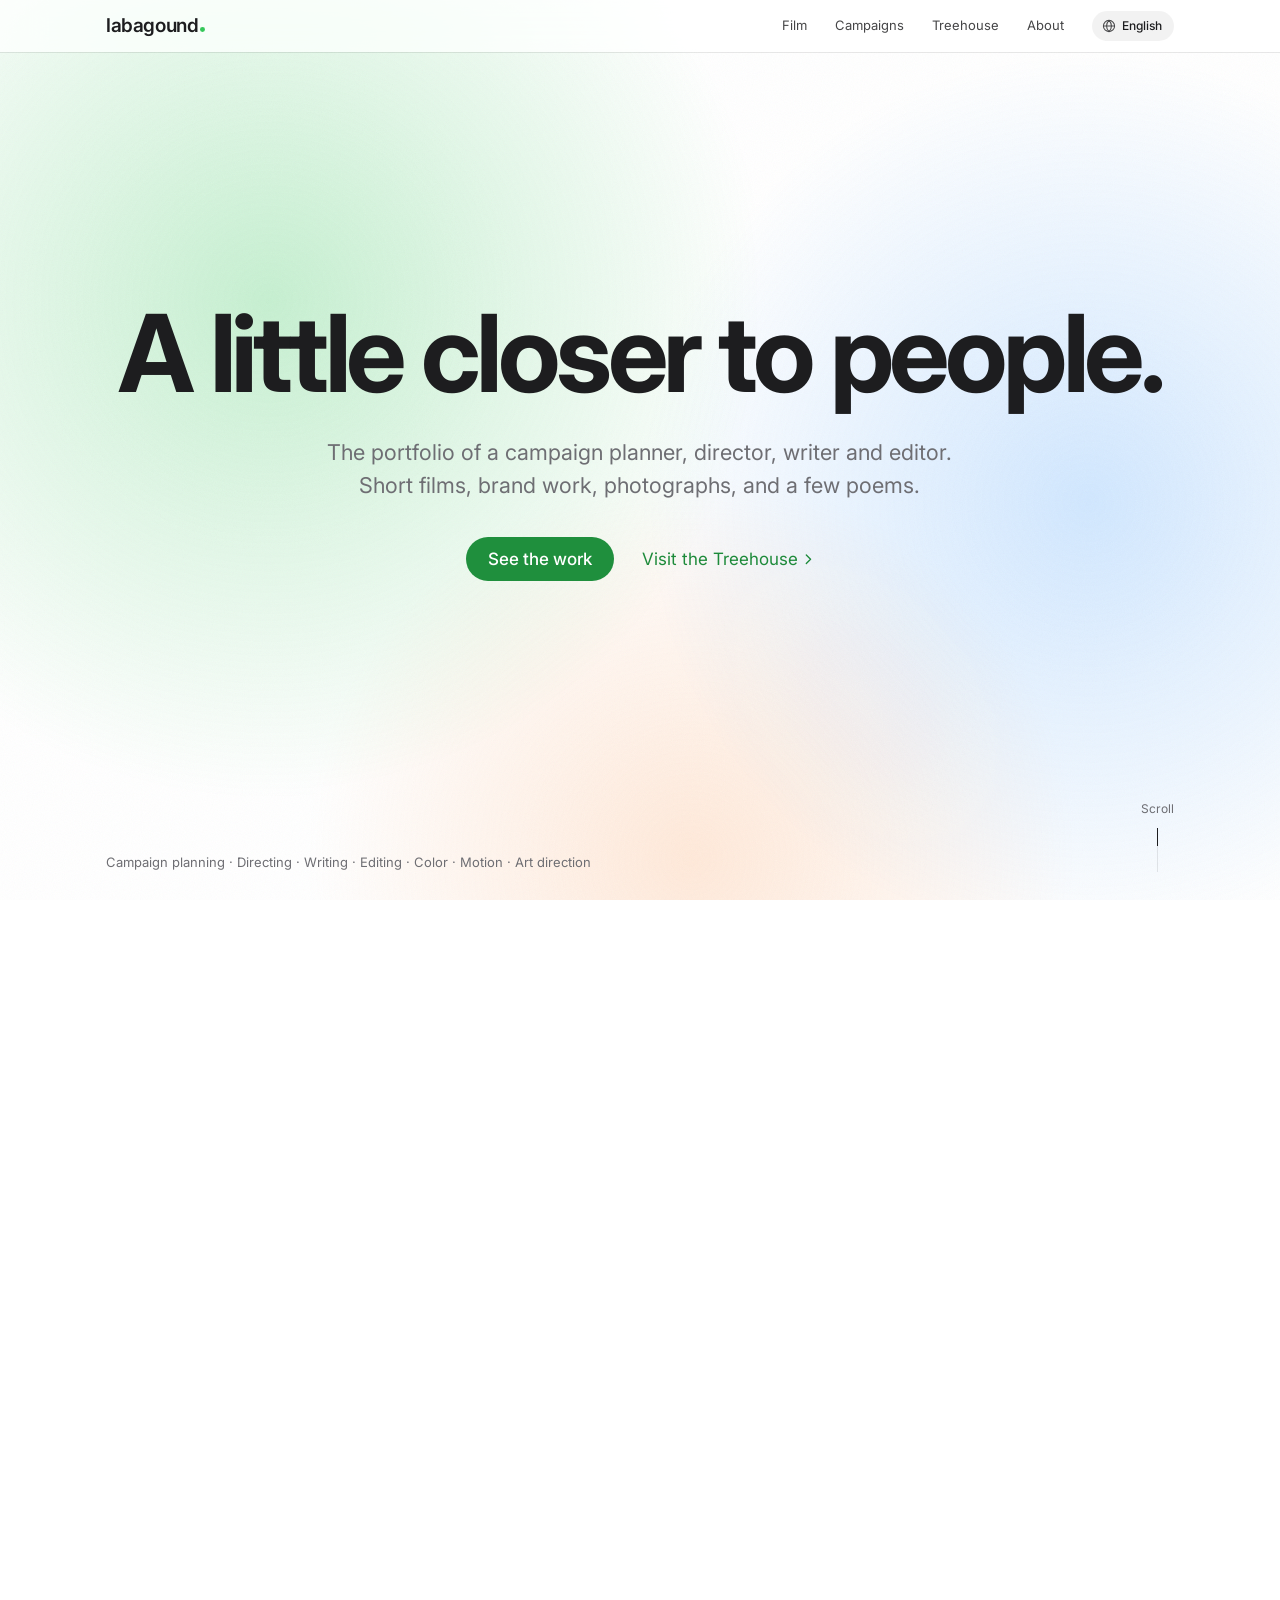
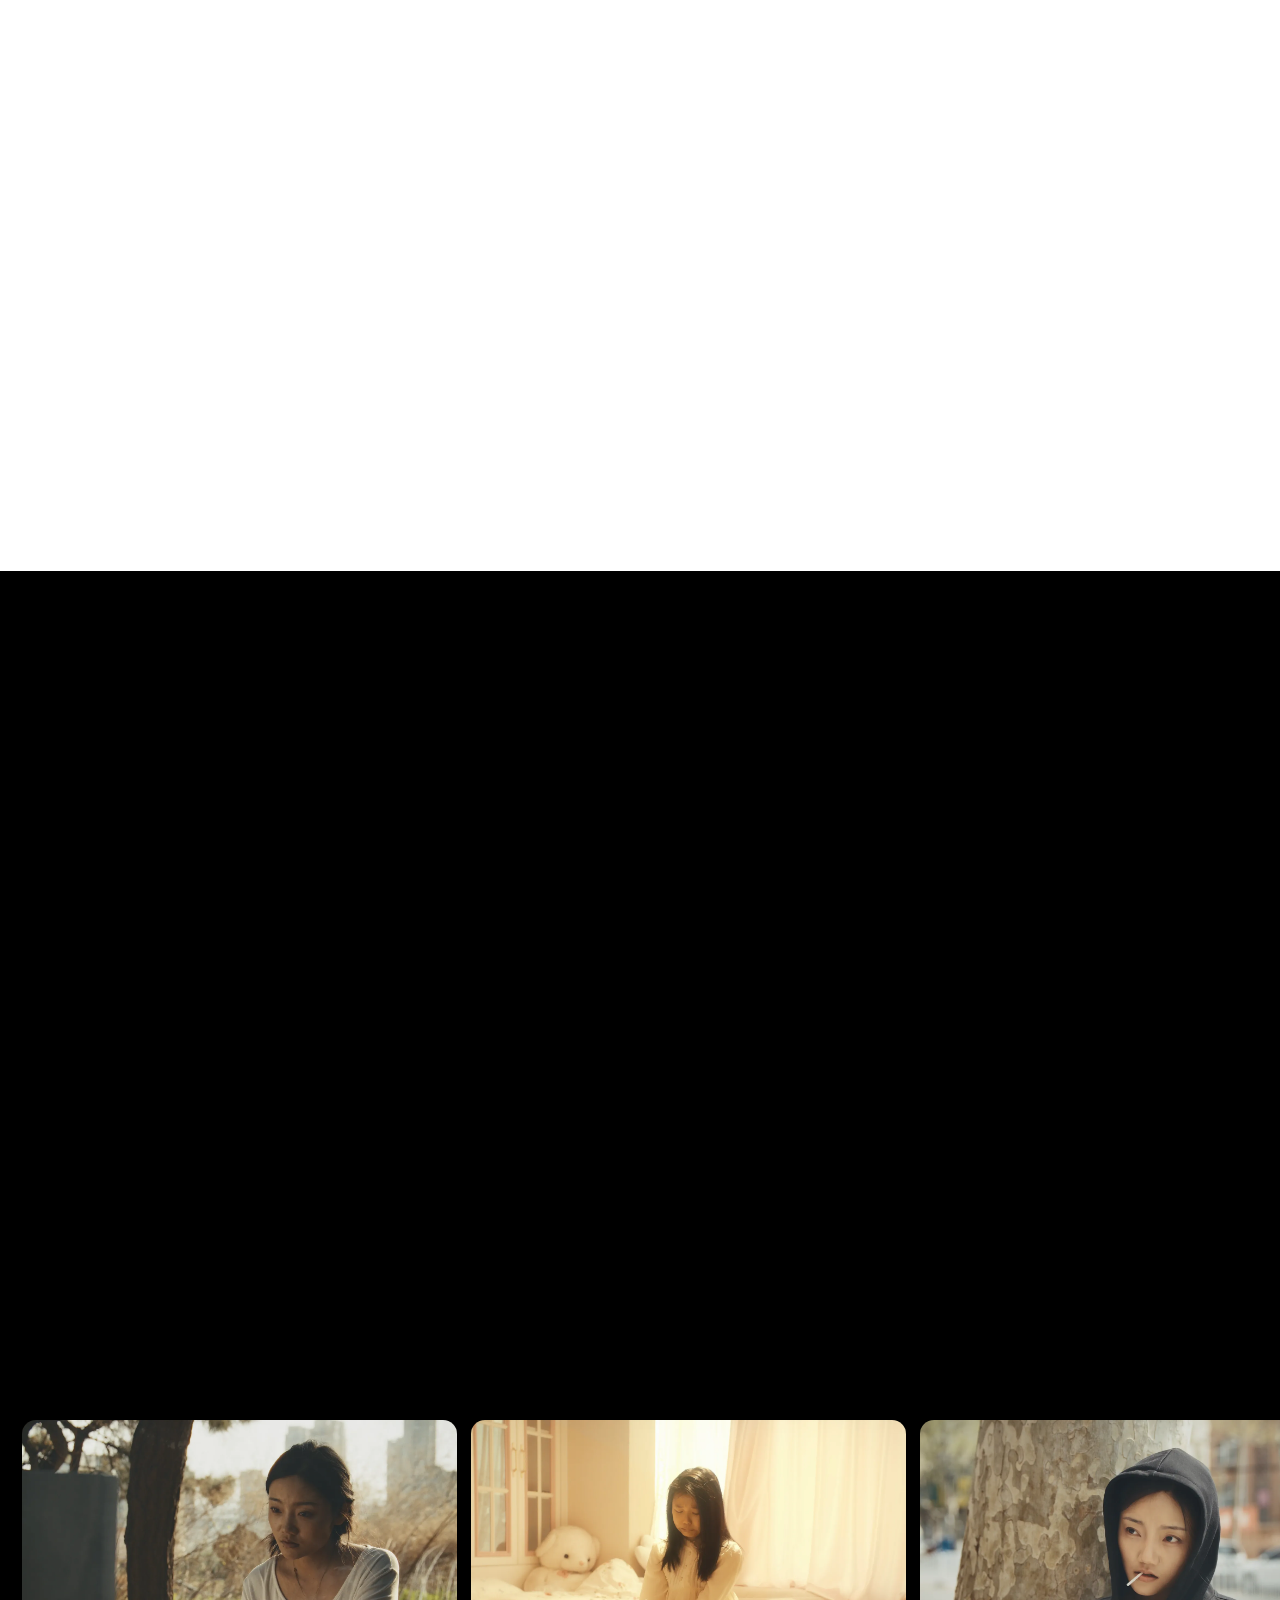
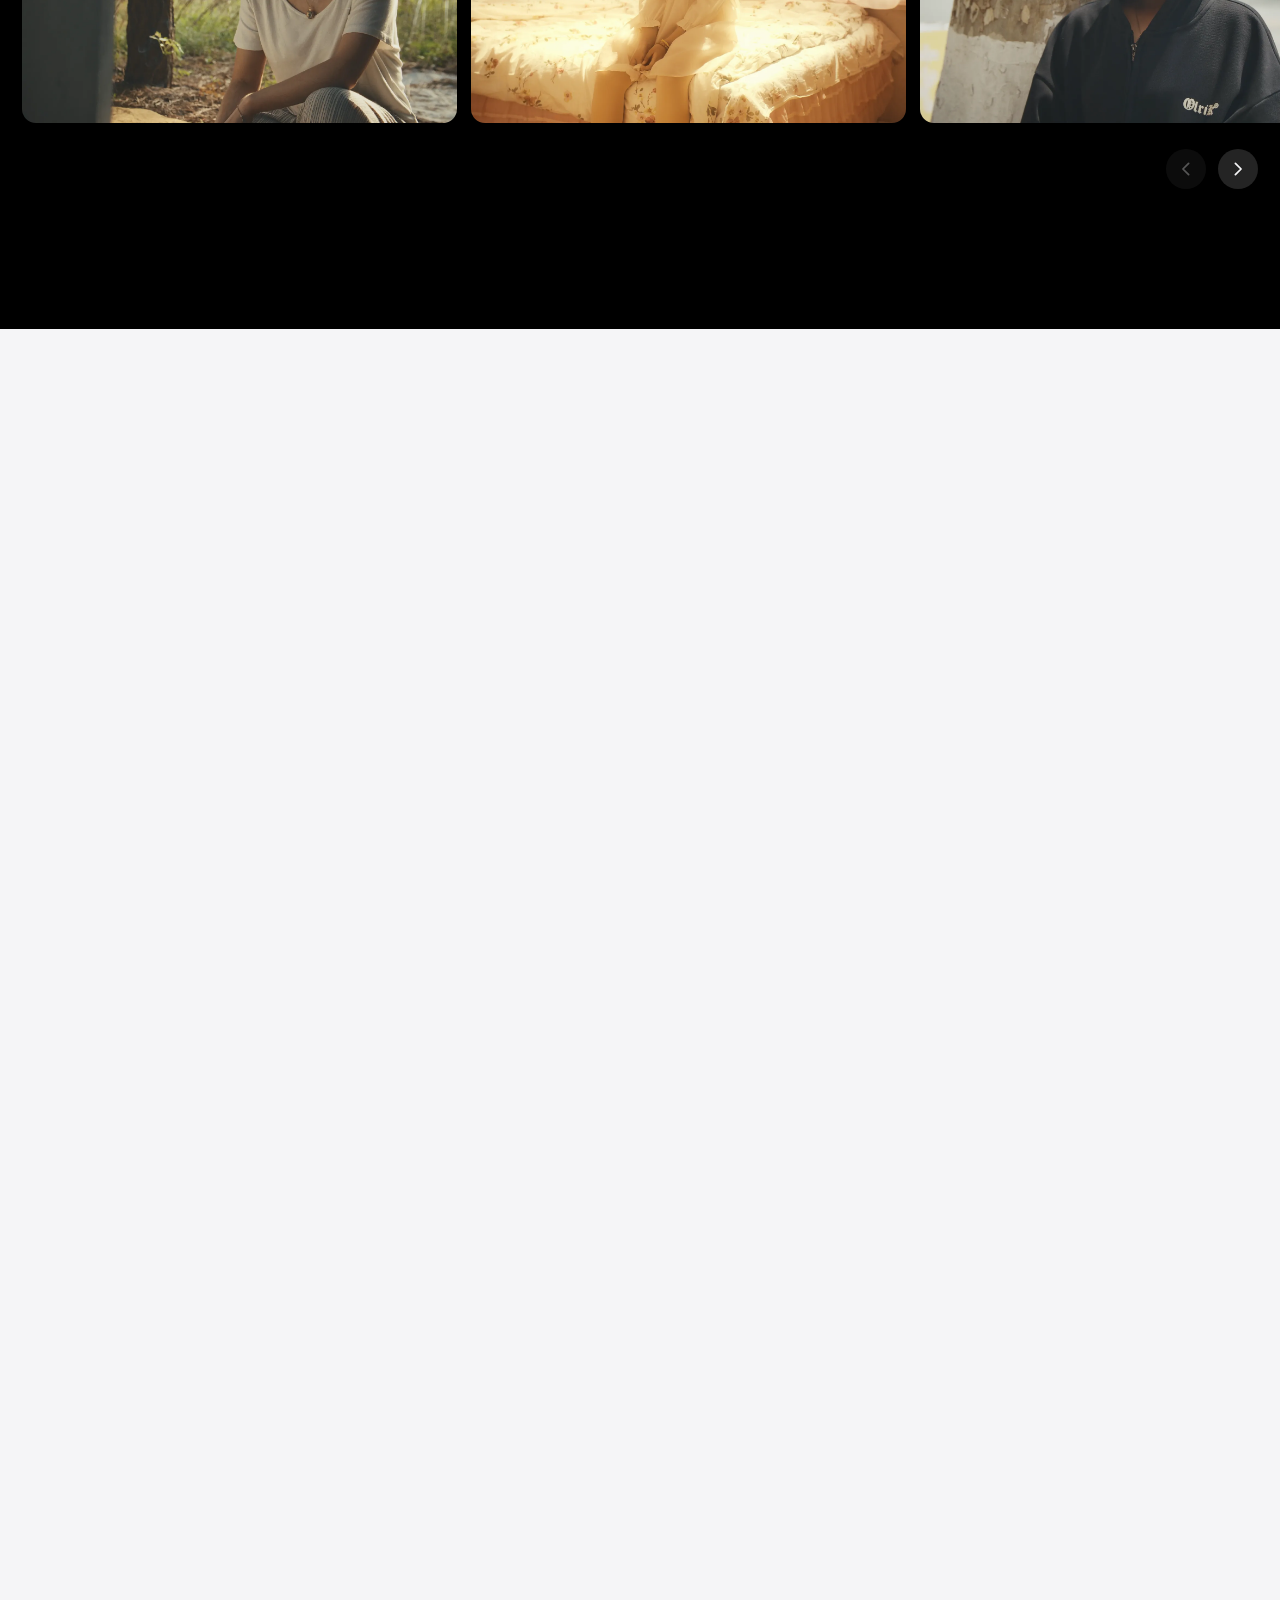
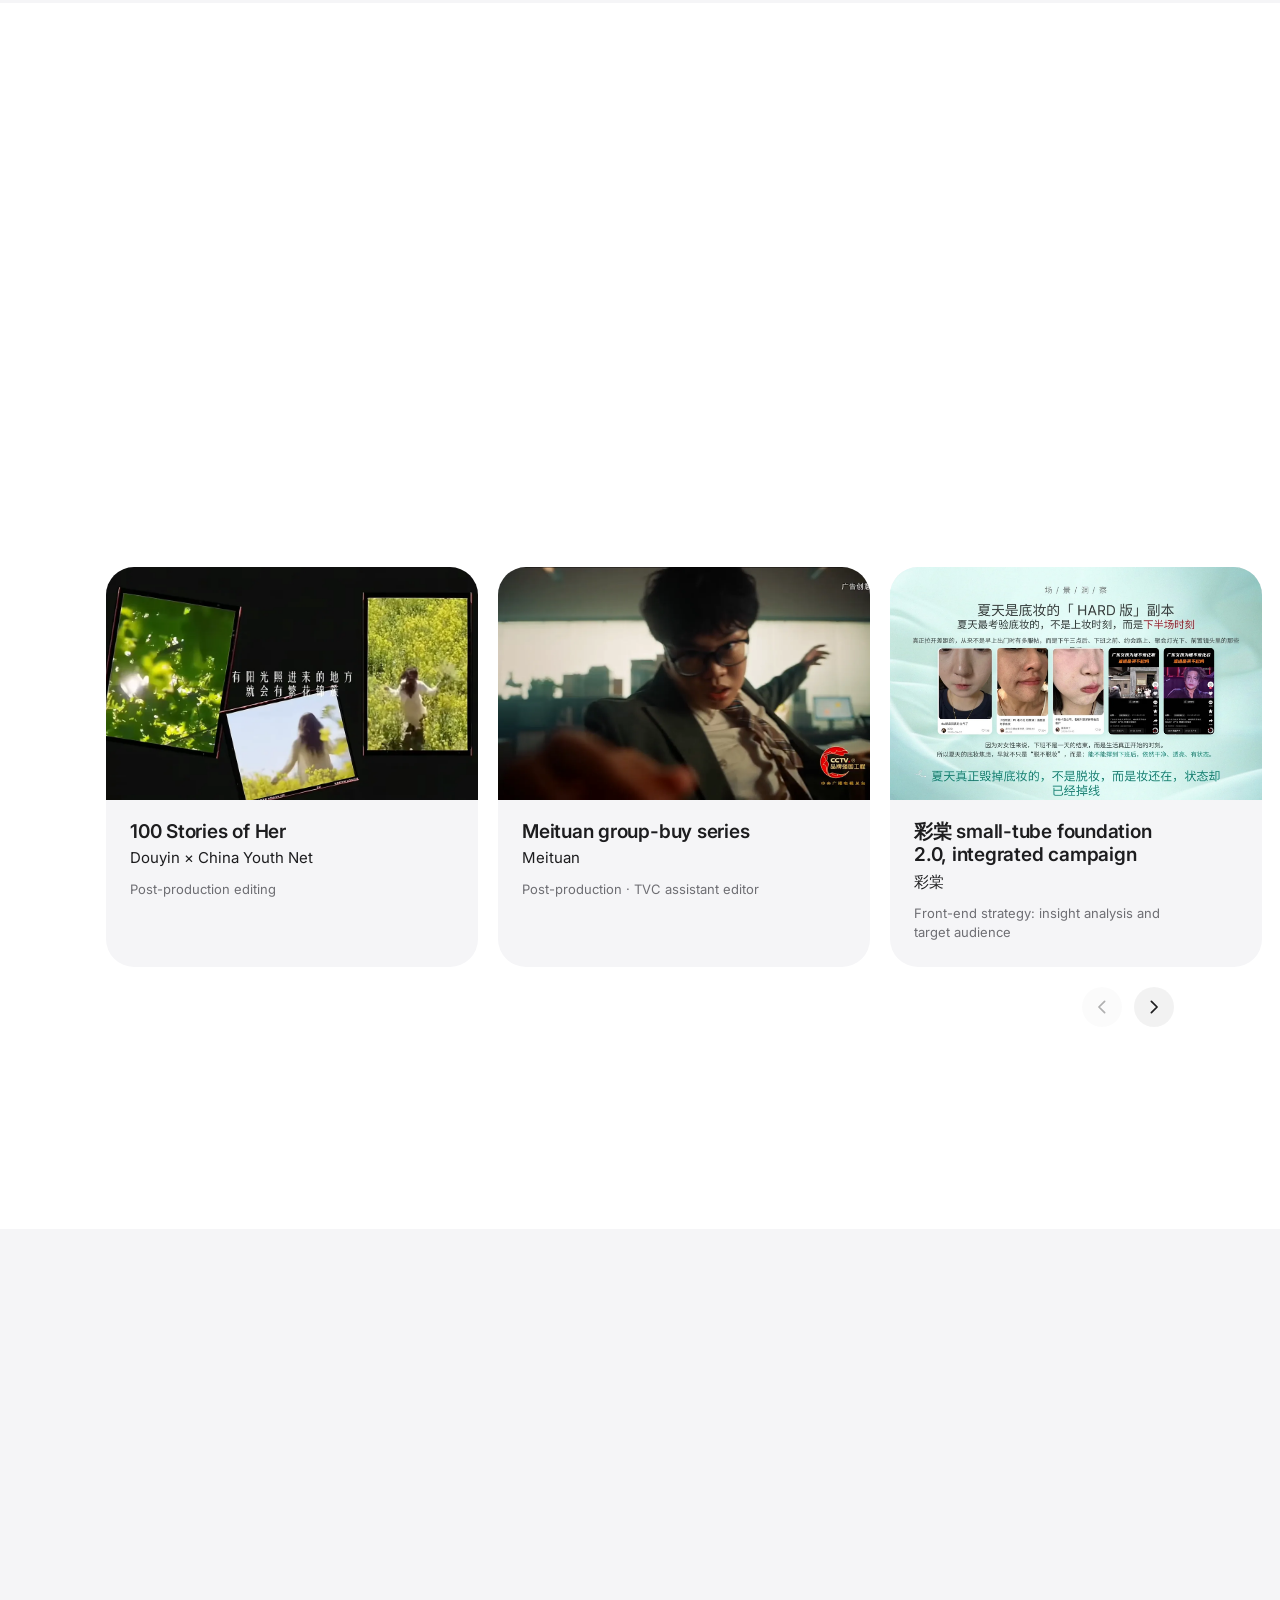
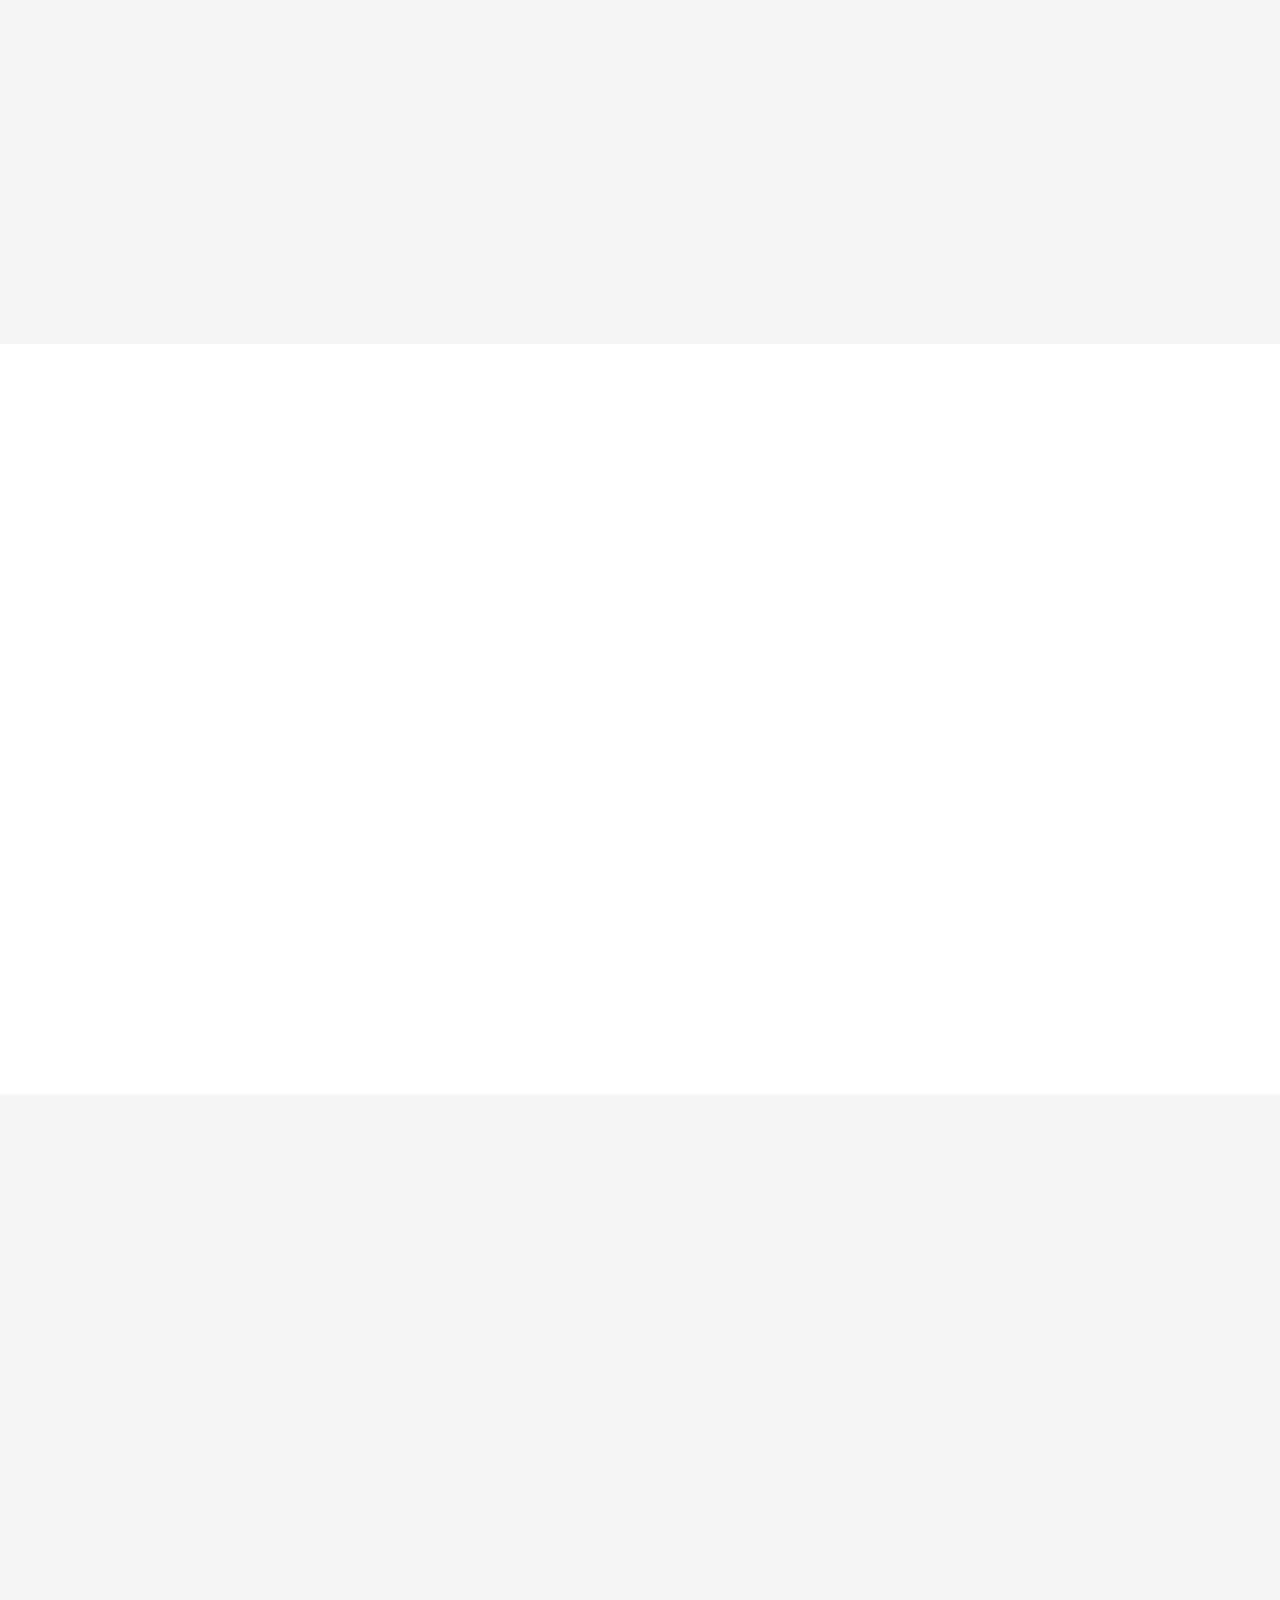
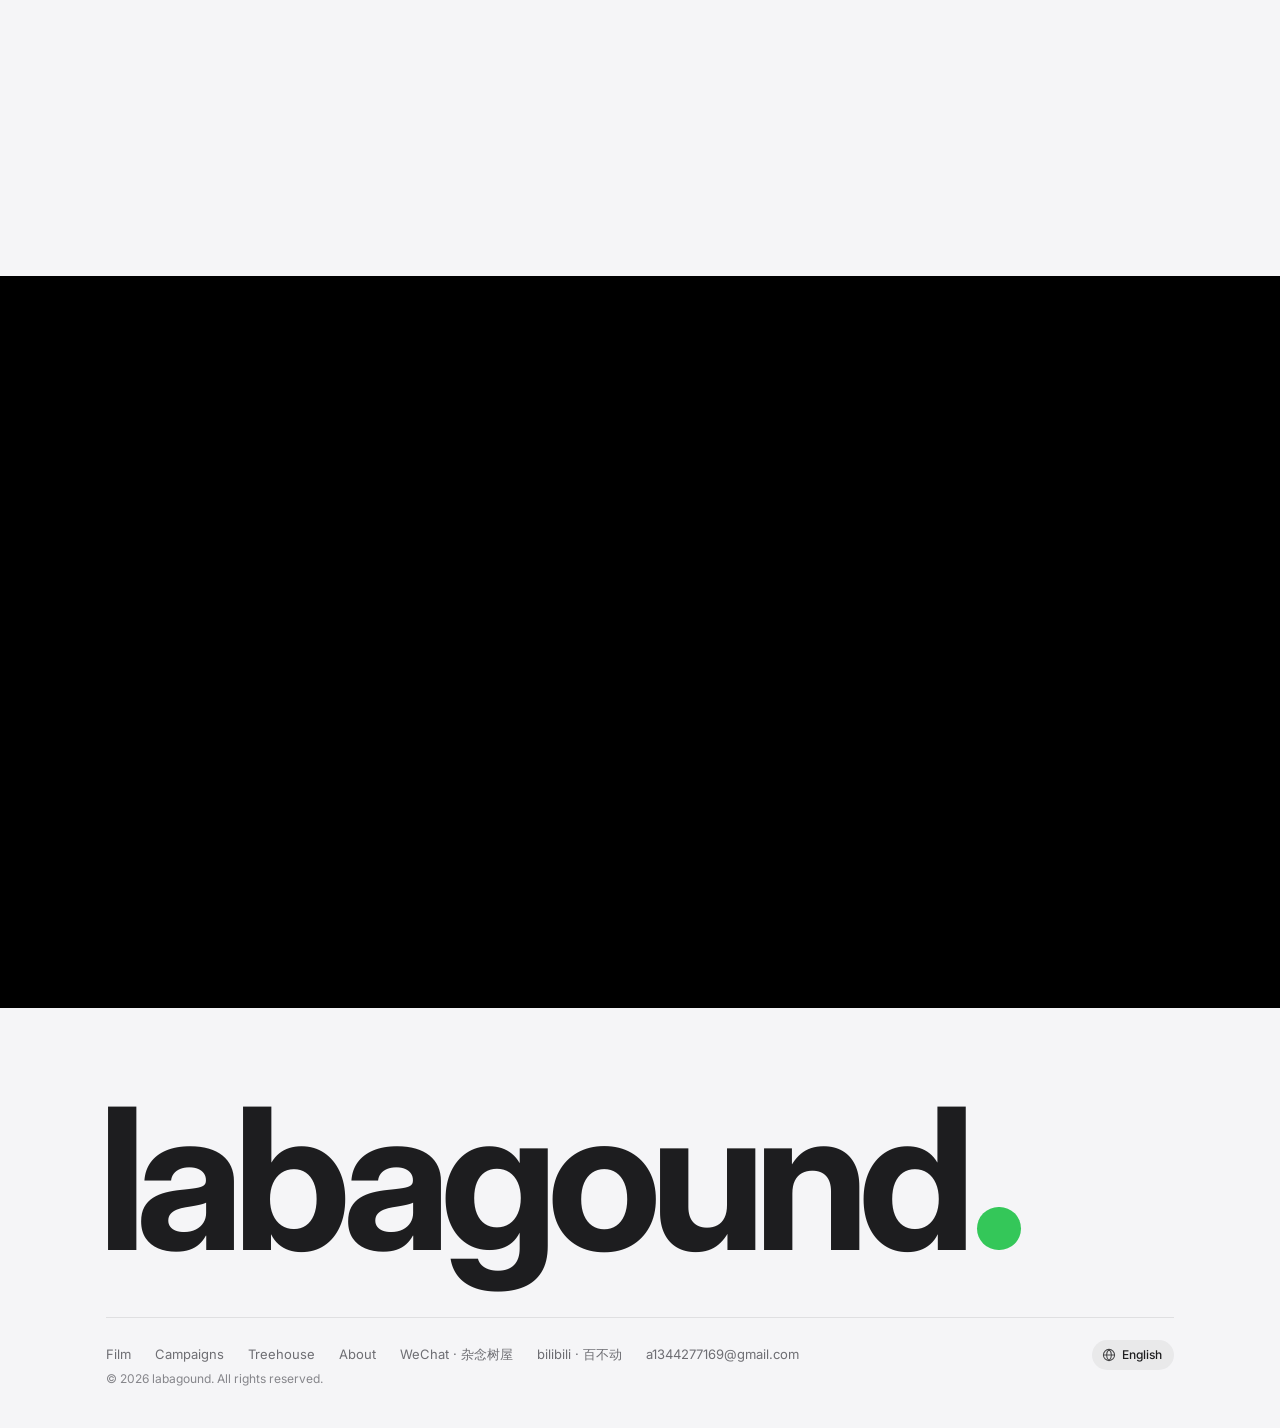
<file: index.html>
<!doctype html>
<html lang="ja">
<head>
<meta charset="utf-8">
<meta name="viewport" content="width=device-width, initial-scale=1">
<title>labagound</title>
<meta name="description" content="">
<meta name="theme-color" content="#ffffff" media="(prefers-color-scheme: light)">
<meta name="theme-color" content="#000000" media="(prefers-color-scheme: dark)">
<link rel="preconnect" href="https://fonts.googleapis.com">
<link rel="preconnect" href="https://fonts.gstatic.com" crossorigin>
<link rel="stylesheet" href="https://fonts.googleapis.com/css2?family=Inter:wght@400;500;600;700&display=swap">
<link rel="stylesheet" href="assets/site.css">
<link rel="icon" href="favicon.svg" type="image/svg+xml">
<link rel="icon" href="favicon-32.png" sizes="32x32" type="image/png">
<link rel="apple-touch-icon" href="apple-touch-icon.png">
</head>
<body>
<header class="nav" id="nav" data-intro><div class="wrap nav__in"><a class="nav__mark" href="#" aria-label="labagound"><span class="mark">labagound<i class="dot" aria-hidden="true"></i></span></a><button class="nav__menu" type="button" aria-label="Menu"><svg viewBox="0 0 18 18" aria-hidden="true"><path d="M2 6h14M2 12h14" fill="none" stroke="currentColor" stroke-width="1.6" stroke-linecap="round"/></svg></button></div></header>
<main id="main"></main>
<footer class="foot" id="foot"></footer>
<noscript><p style="padding:40px;text-align:center">This site needs JavaScript. / 本网站需要 JavaScript。 / このサイトには JavaScript が必要です。</p></noscript>
<script src="content/content.js"></script>
<script src="assets/site.js"></script>
</body>
</html>
</file>
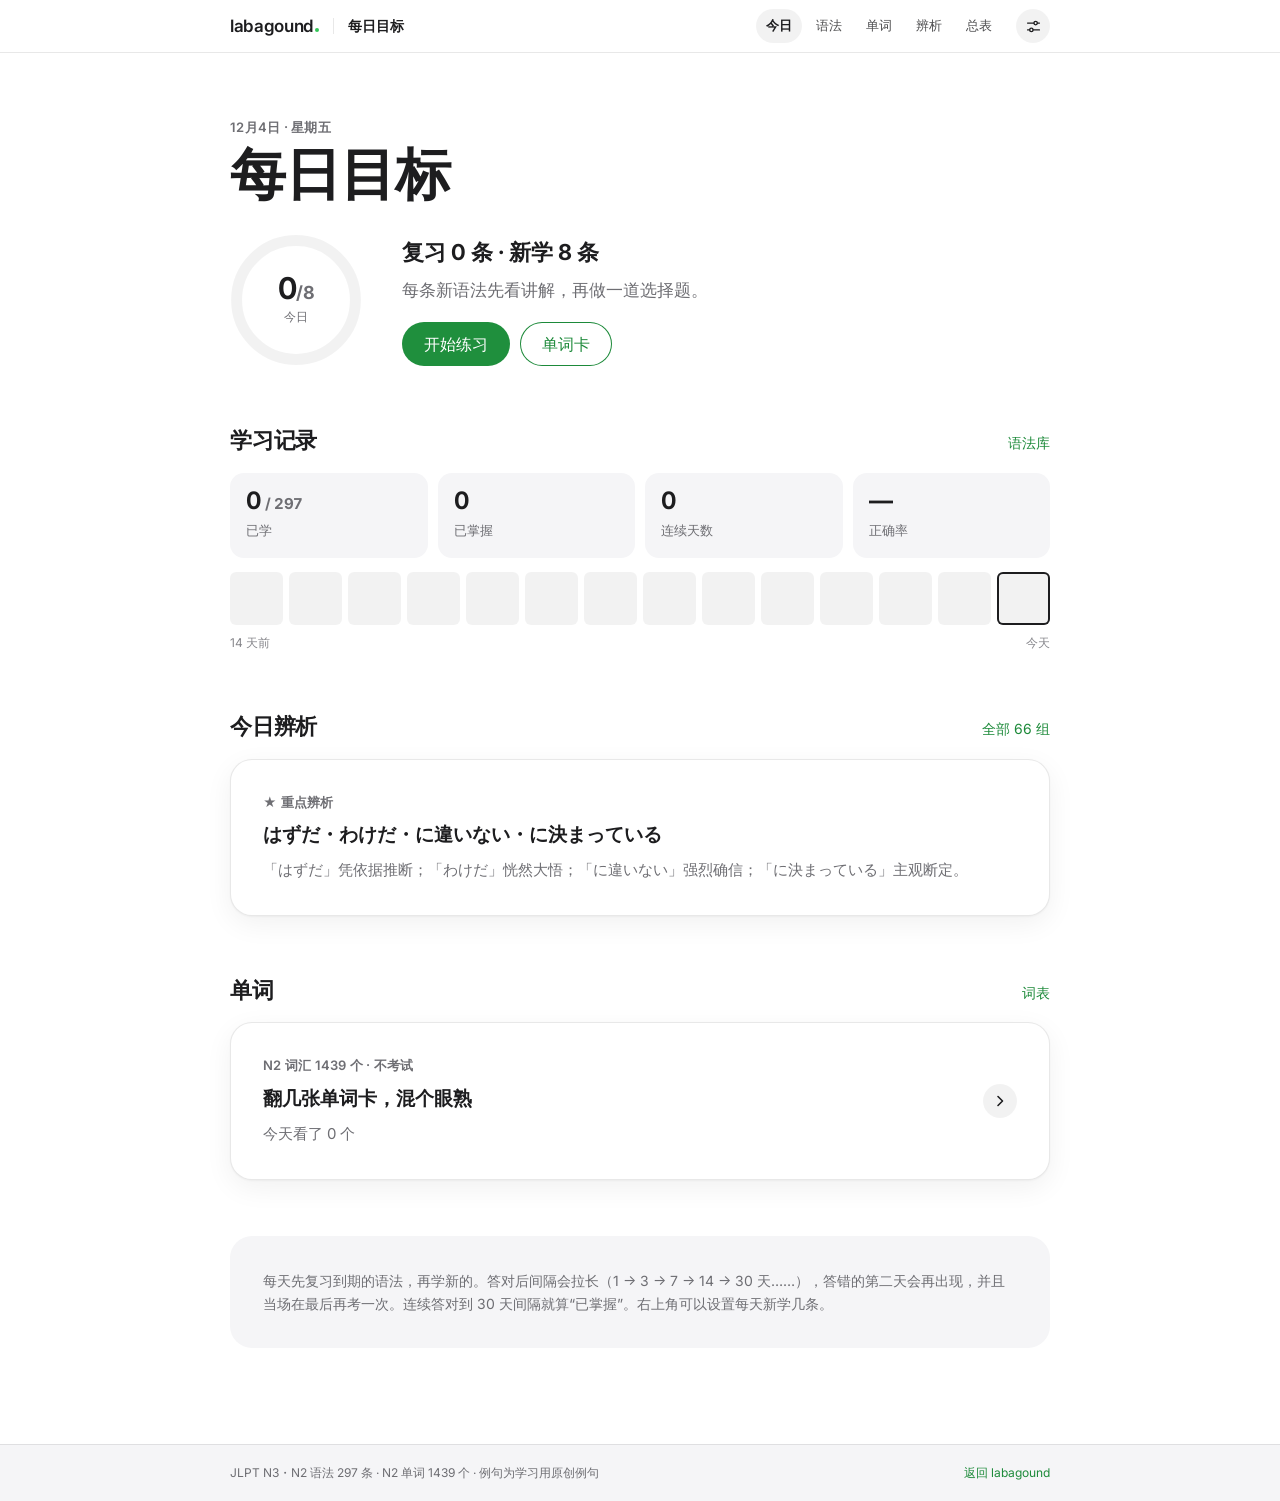
<file: jlpt/index.html>
<!doctype html>
<html lang="zh-CN">
<head>
<meta charset="utf-8">
<meta name="viewport" content="width=device-width, initial-scale=1, viewport-fit=cover">
<title>每日目标 · labagound</title>
<meta name="description" content="JLPT 每日目标：N3・N2 语法 297 条（接续、例句、易混淆辨析、间隔复习）和 N2 单词 1439 个的单词卡。">
<meta name="theme-color" content="#ffffff" media="(prefers-color-scheme: light)">
<meta name="theme-color" content="#000000" media="(prefers-color-scheme: dark)">
<link rel="preconnect" href="https://fonts.googleapis.com">
<link rel="preconnect" href="https://fonts.gstatic.com" crossorigin>
<link rel="stylesheet" href="https://fonts.googleapis.com/css2?family=Inter:wght@400;500;600;700&display=swap">
<link rel="stylesheet" href="grammar.css">
<link rel="icon" href="icons/favicon.png" sizes="64x64" type="image/png">
<link rel="apple-touch-icon" href="icons/icon-180.png">
<link rel="manifest" href="manifest.webmanifest">
<meta name="mobile-web-app-capable" content="yes">
<meta name="apple-mobile-web-app-capable" content="yes">
<meta name="apple-mobile-web-app-title" content="每日目标">
<meta name="apple-mobile-web-app-status-bar-style" content="default">
</head>
<body>
<a class="skip" href="#main">跳到正文</a>
<header class="nav">
  <div class="wrap nav__in">
    <a class="nav__mark" href="https://labagound.cc/" aria-label="labagound 首页"><span class="mark">labagound<i class="dot" aria-hidden="true"></i></span></a>
    <span class="nav__sep" aria-hidden="true"></span>
    <a class="nav__title" href="#/">每日目标</a>
    <div class="nav__pick">
    <button class="nav__dd" type="button" aria-expanded="false" aria-controls="navTabs"><span id="navCur">今日</span><svg viewBox="0 0 14 14" aria-hidden="true"><path d="M3 5.2L7 9.2l4-4" fill="none" stroke="currentColor" stroke-width="1.7" stroke-linecap="round" stroke-linejoin="round"/></svg></button>
    <nav class="nav__tabs" id="navTabs" aria-label="页面">
      <a href="#/" data-tab="today">今日</a>
      <a href="#/list" data-tab="list">语法</a>
      <a href="#/words" data-tab="words">单词</a>
      <a href="#/compare" data-tab="compare">辨析</a>
      <a href="#/table" data-tab="table">总表</a>
    </nav>
    </div>
    <button class="icon-btn" id="openSettings" type="button" aria-label="设置"><svg viewBox="0 0 20 20" aria-hidden="true"><g fill="none" stroke="currentColor" stroke-width="1.5" stroke-linecap="round"><path d="M3 6h7.5M14.5 6H17M3 14h2.5M9.5 14H17"/><circle cx="12.5" cy="6" r="2"/><circle cx="7.5" cy="14" r="2"/></g></svg></button>
  </div>
</header>

<main id="main" tabindex="-1"></main>

<footer class="foot">
  <div class="wrap foot__in">
    <span>JLPT N3・N2 语法 297 条 · N2 单词 1439 个 · 例句为学习用原创例句</span>
    <a href="https://labagound.cc/#tools">返回 labagound</a>
  </div>
</footer>

<dialog class="sheet" id="settings" aria-labelledby="settingsTitle">
  <form method="dialog" class="sheet__in" id="settingsForm">
    <div class="sheet__head">
      <h2 id="settingsTitle">设置</h2>
      <button class="sheet__close" value="close" aria-label="关闭"><svg viewBox="0 0 12 12" aria-hidden="true"><path d="M3.5 3.5l5 5M8.5 3.5l-5 5" stroke="currentColor" stroke-width="1.6" stroke-linecap="round"/></svg></button>
    </div>
    <label class="field"><span>每天新学</span>
      <select name="per"><option value="3">3 条</option><option value="5">5 条</option><option value="8">8 条</option><option value="10">10 条</option><option value="15">15 条</option><option value="20">20 条</option></select>
    </label>
    <label class="field"><span>学习范围</span>
      <select name="scope"><option value="all">N3 → N2（全部）</option><option value="N3">只学 N3</option><option value="N2">只学 N2</option></select>
    </label>
    <label class="field"><span>新语法顺序</span>
      <select name="order"><option value="seq">按编号</option><option value="rand">随机</option></select>
    </label>
    <label class="field"><span>汉字假名</span>
      <select name="furi"><option value="tap">点击汉字时显示</option><option value="always">一直显示</option></select>
    </label>
    <label class="field field--row"><span>例句朗读按钮</span><input type="checkbox" name="tts"></label>
    <p class="sheet__note">修改“每天新学”和范围会从明天的练习开始生效；今天如果还没开始，会立刻生效。</p>
    <div class="sheet__group">
      <h3>多设备同步</h3>
      <div class="sync" id="syncBox"></div>
    </div>
    <div class="sheet__group">
      <h3>学习记录</h3>
      <p class="sheet__note">进度保存在这台设备的浏览器里，开了同步会自动合并到其他设备。也可以导出成文件备份。</p>
      <div class="btn-row">
        <button class="btn btn--ghost btn--sm" type="button" id="exportBtn">导出进度</button>
        <label class="btn btn--ghost btn--sm">导入进度<input type="file" accept="application/json,.json" id="importInput" hidden></label>
        <button class="btn btn--danger btn--sm" type="button" id="resetBtn">清空记录</button>
      </div>
    </div>
  </form>
</dialog>

<div class="toast" id="toast" role="status" aria-live="polite"></div>

<script src="data.js"></script>
<script src="app.js"></script>
</body>
</html>
</file>
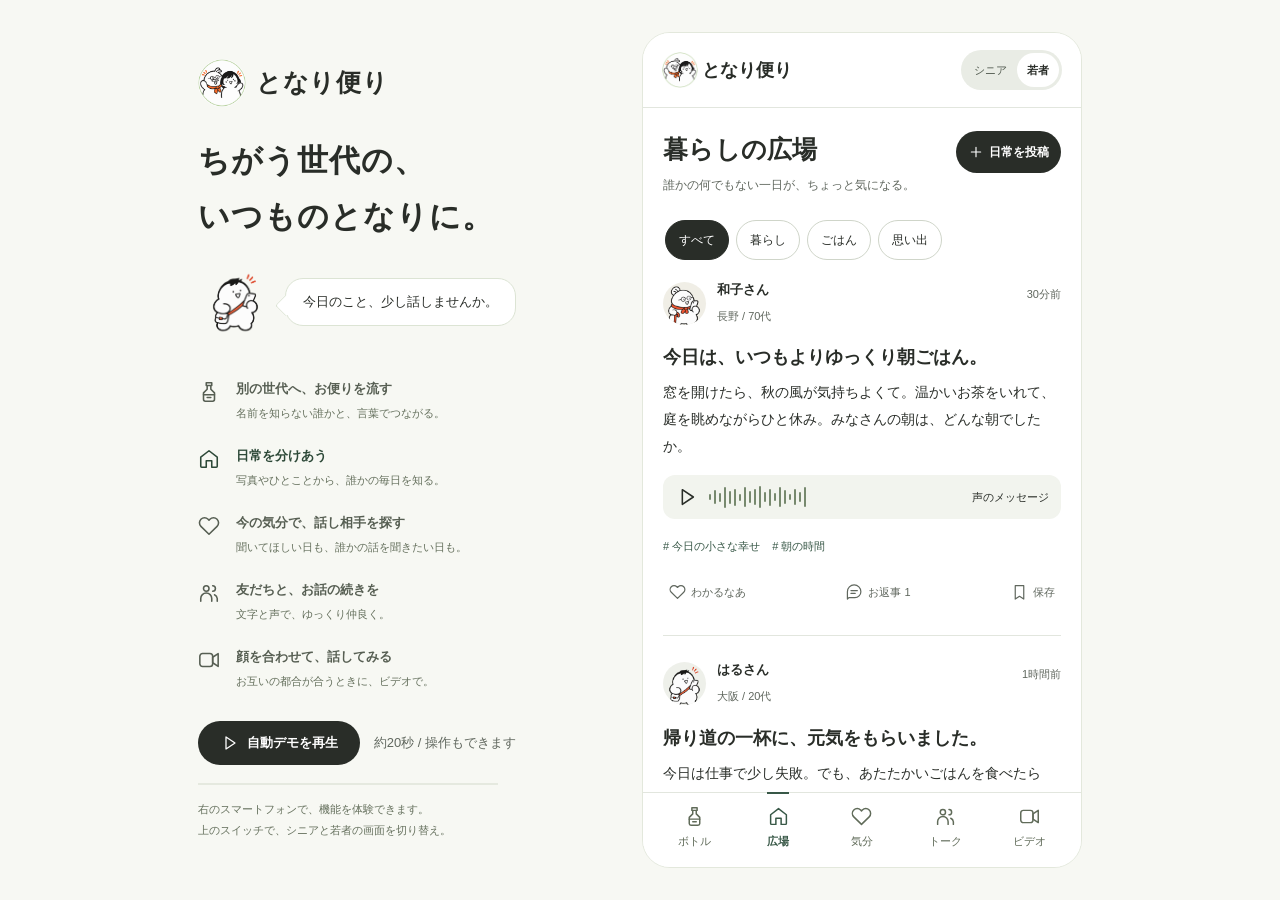
<file: tonari/index.html>
<!doctype html>
<html lang="ja">
<head>
  <meta charset="utf-8">
  <meta name="viewport" content="width=device-width, initial-scale=1">
  <meta name="theme-color" content="#f5f6f2">
  <meta name="description" content="となり便り。世代をこえて、日常を分けあう。暮らしの広場、気分でおしゃべり、ボトルレター、友だちとの会話を体験できるプロトタイプ。">
  <title>となり便り — 世代をこえて、日常を分けあう</title>
  <link rel="icon" href="assets/logo-generations.png">
  <link rel="stylesheet" href="style.css">
  <link rel="stylesheet" href="showcase.css">
  <script src="app.js" defer></script>
  <script src="personas.js" defer></script>
  <script src="video.js" defer></script>
  <script src="showcase.js" defer></script>
</head>
<body data-persona="young">
  <a class="skip" href="#main">本文へ移動</a>
  <div id="app"></div>
  <dialog id="dialog" aria-labelledby="dialog-title"></dialog>
  <div id="toast" role="status" aria-live="polite"></div>
</body>
</html>
</file>
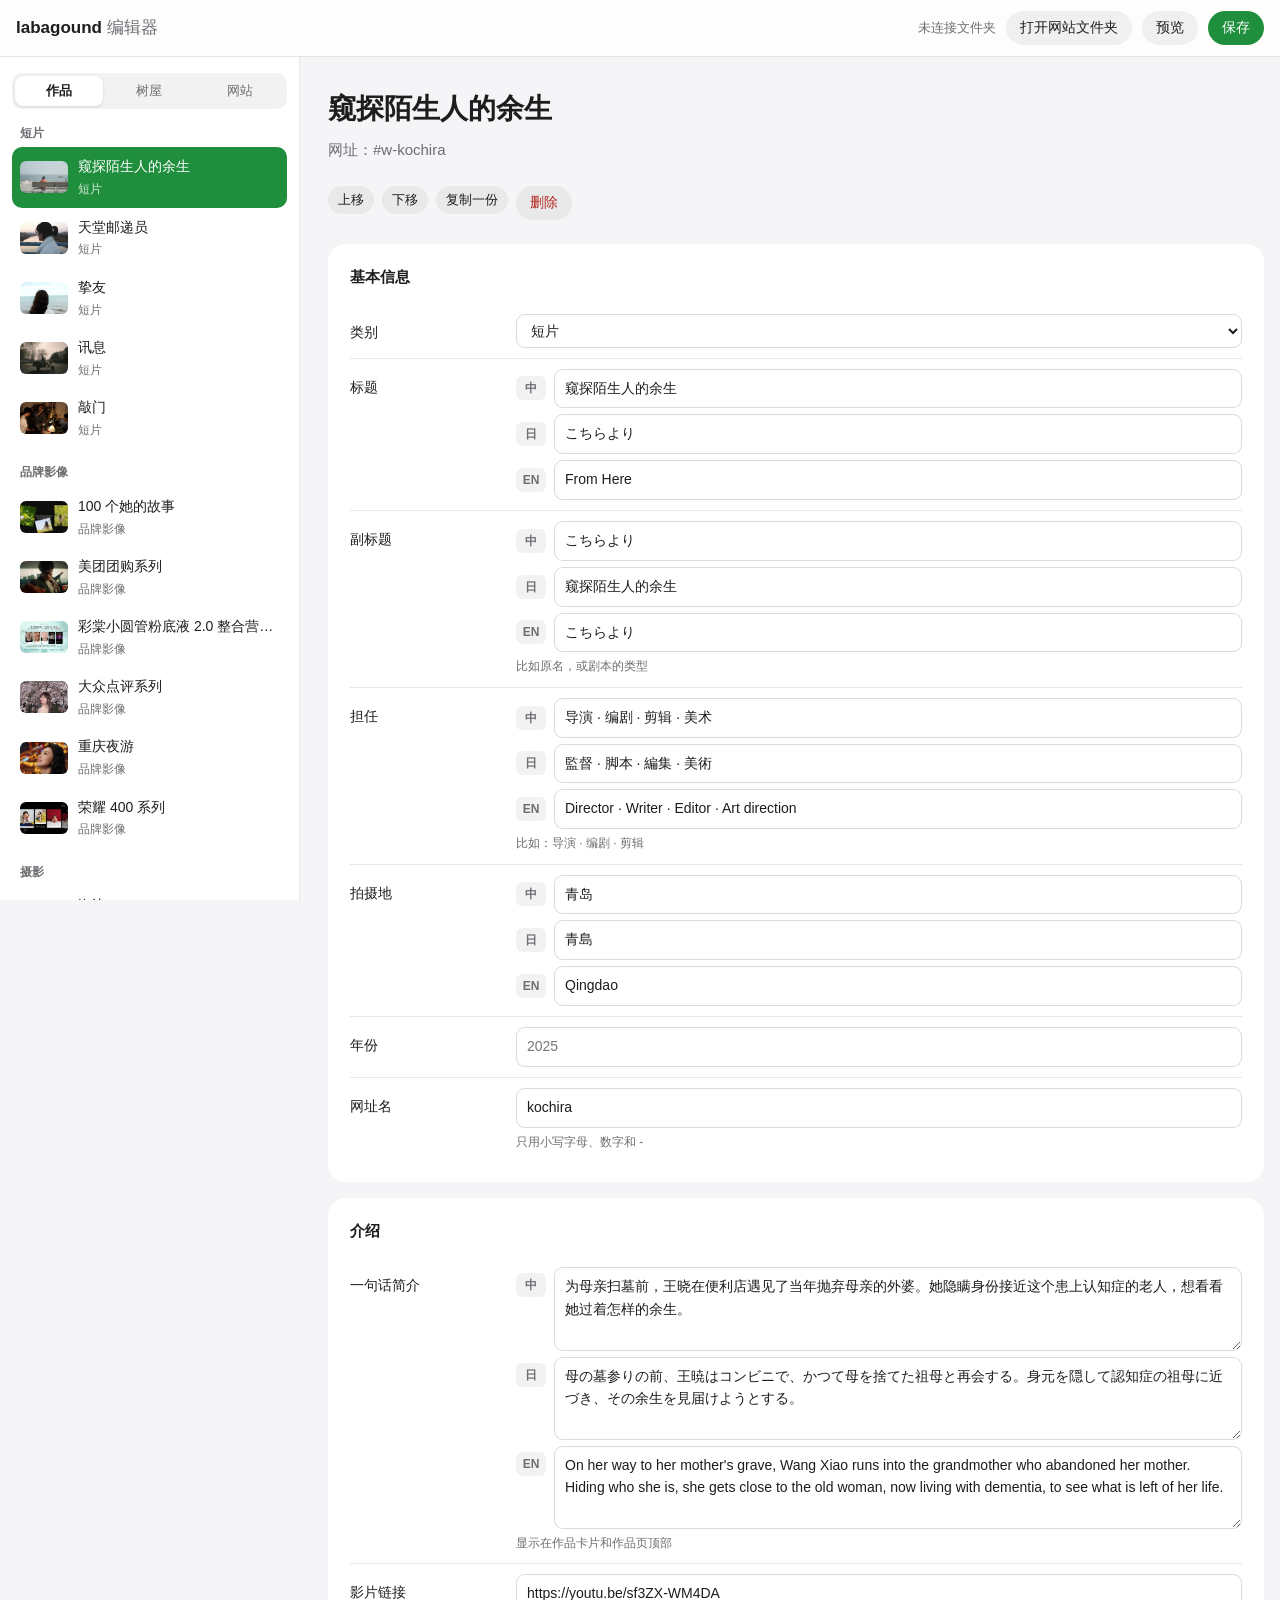
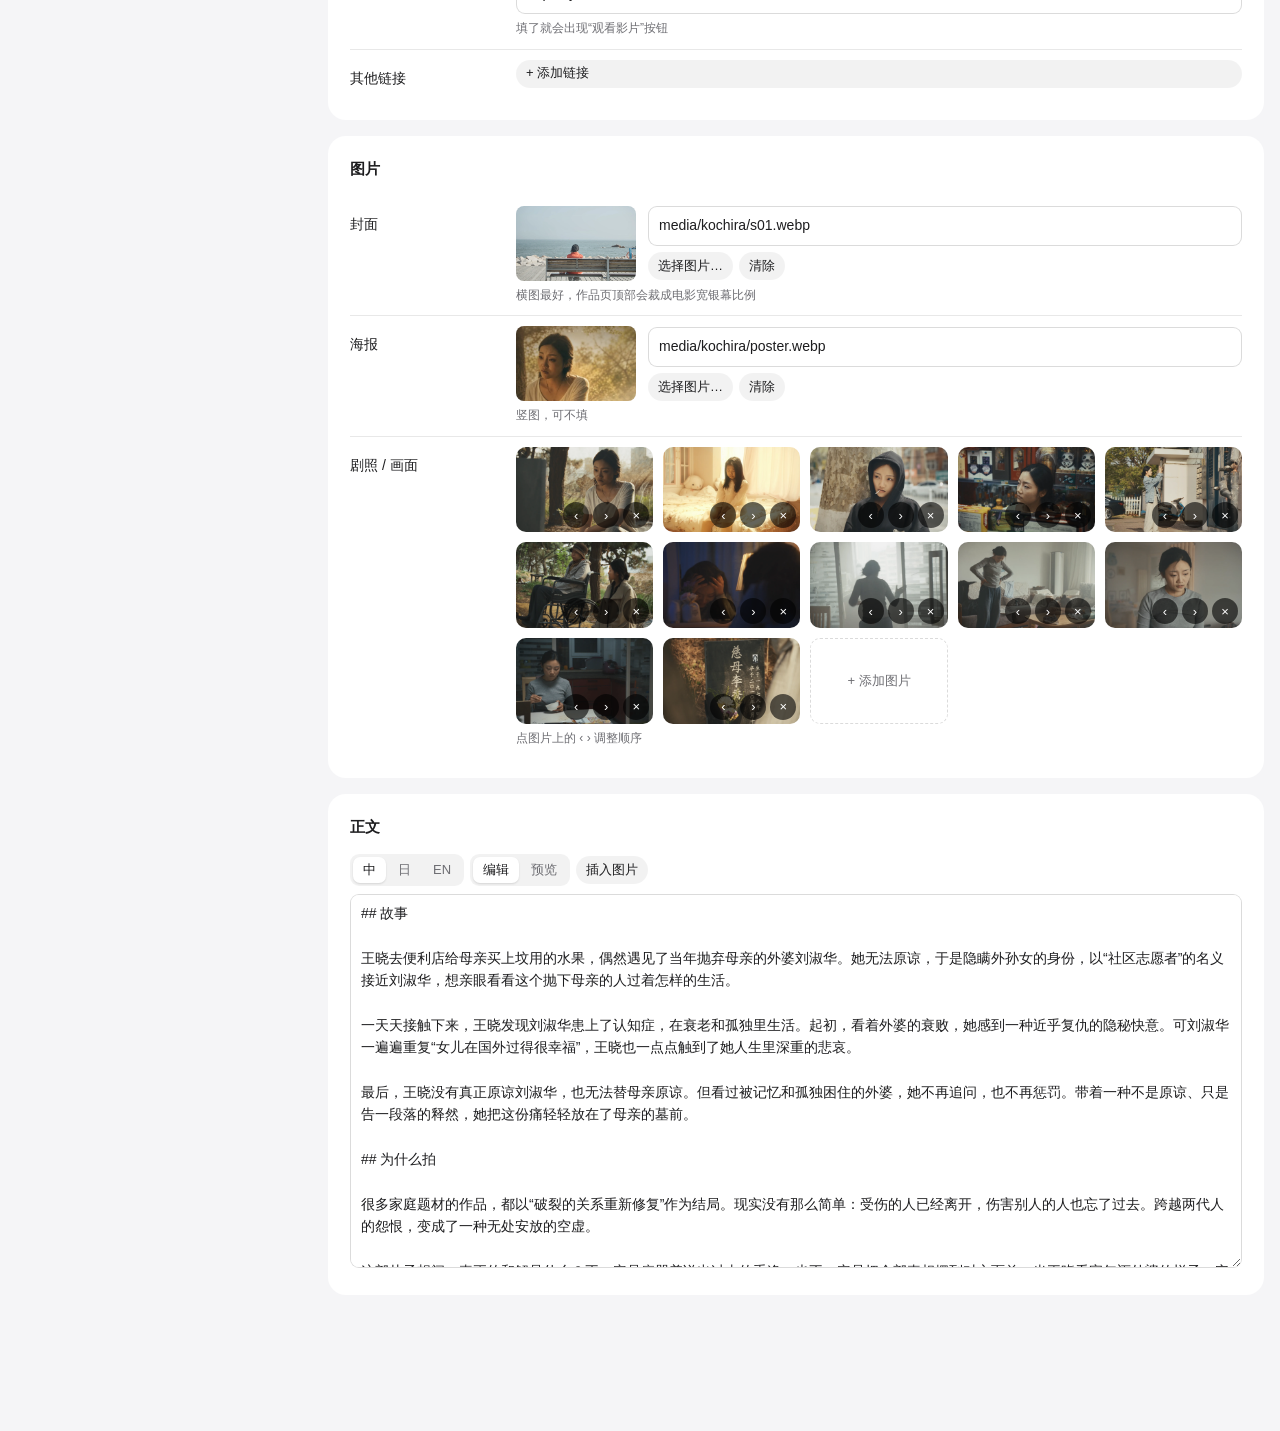
<file: admin.html>
<!doctype html>
<html lang="zh-CN">
<head>
<meta charset="utf-8">
<meta name="viewport" content="width=device-width, initial-scale=1">
<title>labagound 编辑器</title>
<meta name="robots" content="noindex">
<link rel="icon" href="favicon.svg" type="image/svg+xml">
<link rel="stylesheet" href="assets/site.css">
<style>
  :root { --side-w: 300px; --field: #ffffff; --field-line: rgba(0,0,0,.14); --ok: #1a7f37; --warn: #b3261e; }
  @media (prefers-color-scheme: dark) { :root:not([data-theme="light"]) { --field: #1d1d1f; --field-line: rgba(255,255,255,.16); --ok: #4ac26b; --warn: #ff6b60; } }
  :root[data-theme="dark"] { --field: #1d1d1f; --field-line: rgba(255,255,255,.16); --ok: #4ac26b; --warn: #ff6b60; }
  body { background: var(--bg-alt); font-size: 15px; line-height: 1.5; }
  .bar { position: sticky; top: env(safe-area-inset-top, 0px); z-index: 20; background: var(--nav-bg); -webkit-backdrop-filter: saturate(180%) blur(20px); backdrop-filter: saturate(180%) blur(20px); border-bottom: 1px solid var(--line); }
  .bar__in { display: flex; align-items: center; gap: 10px; min-height: 56px; flex-wrap: wrap; padding-block: 8px; padding-left: max(16px, env(safe-area-inset-left, 0px)); padding-right: max(16px, env(safe-area-inset-right, 0px)); }
  .bar h1 { font-size: 17px; font-weight: 600; margin-right: auto; }
  .bar h1 span { color: var(--ink-2); font-weight: 400; }
  .status { font-size: 13px; color: var(--ink-2); }
  .status.ok { color: var(--ok); } .status.warn { color: var(--warn); }
  .b { height: 34px; padding: 0 14px; border-radius: 999px; border: 0; background: var(--chip); color: var(--ink); cursor: pointer; font-size: 14px; display: inline-flex; align-items: center; gap: 6px; white-space: nowrap; }
  .b:hover { background: var(--line); }
  .b--primary { background: var(--btn); color: #fff; }
  .b--primary:hover { background: var(--btn-hover); }
  .b--danger { color: var(--warn); }
  .b--sm { height: 28px; padding: 0 10px; font-size: 13px; }
  .b:disabled { opacity: .45; cursor: default; }
  .layout { display: grid; grid-template-columns: var(--side-w) minmax(0, 1fr); min-height: calc(100vh - 57px); }
  .side { border-right: 1px solid var(--line); background: var(--bg); padding: 16px 12px 40px; position: sticky; top: 57px; height: calc(100vh - 57px); overflow: auto; }
  .tabs { display: flex; background: var(--chip); border-radius: 10px; padding: 3px; gap: 2px; margin-bottom: 14px; }
  .tabs button { flex: 1; border: 0; background: transparent; height: 30px; border-radius: 8px; cursor: pointer; font-size: 13px; color: var(--ink-2); }
  .tabs button[aria-selected="true"] { background: var(--surface); color: var(--ink); box-shadow: 0 1px 3px rgba(0,0,0,.12); font-weight: 600; }
  .list { display: flex; flex-direction: column; gap: 2px; }
  .item { display: flex; align-items: center; gap: 10px; padding: 8px; border-radius: 10px; cursor: pointer; border: 0; background: transparent; text-align: left; width: 100%; color: var(--ink); }
  .item:hover { background: var(--chip); }
  .item[aria-current="true"] { background: var(--btn); color: #fff; }
  .item[aria-current="true"] small { color: rgba(255,255,255,.8); }
  .item__img { width: 48px; height: 32px; border-radius: 6px; background: var(--chip); flex: none; overflow: hidden; }
  .item__img img { width: 100%; height: 100%; object-fit: cover; }
  .item span { min-width: 0; display: block; }
  .item strong { display: block; font-size: 14px; font-weight: 500; overflow: hidden; text-overflow: ellipsis; white-space: nowrap; }
  .item small { display: block; font-size: 12px; color: var(--ink-2); }
  .group-label { font-size: 12px; color: var(--ink-2); font-weight: 600; margin: 14px 8px 4px; }
  .side .b { width: 100%; justify-content: center; margin-top: 12px; }
  .main { padding: 28px max(16px, env(safe-area-inset-right, 0px)) 120px max(28px, env(safe-area-inset-left, 0px)); max-width: 980px; }
  .main h2 { font-size: 28px; margin-bottom: 4px; }
  .main .sub { color: var(--ink-2); margin-bottom: 24px; }
  .tools { display: flex; flex-wrap: wrap; gap: 8px; margin-bottom: 24px; }
  .sec { background: var(--surface); border-radius: 18px; padding: 20px 22px; margin-bottom: 16px; }
  .sec > h3 { font-size: 15px; margin-bottom: 14px; }
  .f { display: grid; grid-template-columns: 150px minmax(0, 1fr); gap: 6px 16px; align-items: start; padding: 10px 0; }
  .f + .f { border-top: 1px solid var(--line); }
  .f > label, .f > .lbl { font-size: 14px; font-weight: 500; padding-top: 7px; }
  .f .hint { font-size: 12px; color: var(--ink-2); margin-top: 4px; }
  input[type="text"], input[type="url"], input[type="date"], input[type="email"], select, textarea {
    width: 100%; font: inherit; font-size: 14px; color: var(--ink); background: var(--field); border: 1px solid var(--field-line); border-radius: 9px; padding: 7px 10px; min-width: 0;
  }
  textarea { resize: vertical; line-height: 1.6; }
  input:focus, select:focus, textarea:focus { outline: none; border-color: var(--focus); box-shadow: 0 0 0 3px var(--sel); }
  .i18n { display: flex; flex-direction: column; gap: 6px; }
  .i18n__row { display: grid; grid-template-columns: 30px minmax(0, 1fr); gap: 8px; align-items: center; }
  .i18n__row b { font-size: 12px; color: var(--ink-2); font-weight: 600; text-align: center; background: var(--chip); border-radius: 6px; height: 24px; line-height: 24px; }
  .i18n__row--top { align-items: start; } .i18n__row--top b { margin-top: 6px; }
  .mdtabs { display: flex; gap: 6px; margin-bottom: 8px; flex-wrap: wrap; align-items: center; }
  .mdtabs .seg { display: inline-flex; background: var(--chip); padding: 3px; border-radius: 9px; gap: 2px; }
  .mdtabs .seg button { border: 0; background: transparent; height: 26px; padding: 0 10px; border-radius: 7px; cursor: pointer; font-size: 13px; color: var(--ink-2); }
  .mdtabs .seg button[aria-pressed="true"] { background: var(--surface); color: var(--ink); box-shadow: 0 1px 2px rgba(0,0,0,.12); }
  .mdtabs .empty-flag { font-size: 11px; color: var(--warn); margin-left: 2px; }
  .md-preview { border: 1px solid var(--field-line); border-radius: 9px; padding: 20px; background: var(--bg); max-height: 600px; overflow: auto; }
  .md-preview .prose { font-size: 16px; max-width: none; }
  .md-preview .prose > figure, .md-preview .prose > .fig-row { margin-inline: 0; }
  .md-preview .prose > :first-child { margin-top: 0; }
  .imgf { display: flex; gap: 12px; align-items: center; flex-wrap: wrap; }
  .imgf__th { width: 120px; aspect-ratio: 16/10; border-radius: 8px; background: var(--chip); overflow: hidden; flex: none; display: grid; place-items: center; color: var(--ink-3); font-size: 12px; }
  .imgf__th img { width: 100%; height: 100%; object-fit: cover; }
  .imgf__ctl { display: flex; flex-direction: column; gap: 6px; flex: 1; min-width: 200px; }
  .imgf__btns { display: flex; gap: 6px; flex-wrap: wrap; }
  .gal { display: grid; grid-template-columns: repeat(auto-fill, minmax(130px, 1fr)); gap: 10px; }
  .gal__it { position: relative; border-radius: 10px; overflow: hidden; background: var(--chip); aspect-ratio: 16/10; }
  .gal__it img { width: 100%; height: 100%; object-fit: cover; }
  .gal__it .ctl { position: absolute; inset: auto 4px 4px; display: flex; gap: 4px; justify-content: flex-end; }
  .gal__it .ctl button { width: 26px; height: 26px; border-radius: 50%; border: 0; background: rgba(0,0,0,.6); color: #fff; cursor: pointer; font-size: 13px; line-height: 1; }
  .gal__add { border: 1.5px dashed var(--field-line); background: transparent; border-radius: 10px; aspect-ratio: 16/10; cursor: pointer; color: var(--ink-2); font-size: 13px; }
  .rows { display: flex; flex-direction: column; gap: 10px; }
  .row { display: grid; gap: 8px; padding: 12px; border-radius: 12px; background: var(--bg-alt); }
  .row__head { display: flex; justify-content: space-between; align-items: center; font-size: 13px; color: var(--ink-2); }
  .banner { margin: 16px max(16px, env(safe-area-inset-left, 0px)) 0; padding: 12px 16px; border-radius: 12px; background: var(--surface); display: flex; gap: 12px; align-items: center; flex-wrap: wrap; font-size: 14px; }
  .banner p { flex: 1; min-width: 200px; }
  .help { font-size: 13px; color: var(--ink-2); line-height: 1.7; }
  .help code { background: var(--chip); padding: 1px 6px; border-radius: 5px; font-size: 12px; }
  .toast { position: fixed; left: 50%; bottom: calc(24px + env(safe-area-inset-bottom, 0px)); transform: translateX(-50%); background: #1d1d1f; color: #f5f5f7; padding: 10px 18px; border-radius: 999px; font-size: 14px; z-index: 50; box-shadow: 0 10px 30px rgba(0,0,0,.25); }
  @media (max-width: 820px) {
    .layout { grid-template-columns: 1fr; }
    .side { position: static; height: auto; border-right: 0; border-bottom: 1px solid var(--line); }
    .f { grid-template-columns: 1fr; }
    .f > label, .f > .lbl { padding-top: 0; }
    .main { padding-left: max(16px, env(safe-area-inset-left, 0px)); }
  }
</style>
</head>
<body>
<header class="bar"><div class="bar__in">
  <h1>labagound <span>编辑器</span></h1>
  <span class="status" id="status" role="status"></span>
  <button class="b" id="btnOpen" type="button" title="选择电脑上的网站文件夹（包含 index.html 的那个），之后可以直接保存">打开网站文件夹</button>
  <button class="b" id="btnPreview" type="button">预览</button>
  <button class="b b--primary" id="btnSave" type="button">保存</button>
</div></header>
<div id="banners"></div>
<div class="layout">
  <aside class="side">
    <div class="tabs" role="tablist">
      <button type="button" role="tab" data-tab="works" aria-selected="true">作品</button>
      <button type="button" role="tab" data-tab="posts" aria-selected="false">树屋</button>
      <button type="button" role="tab" data-tab="site" aria-selected="false">网站</button>
    </div>
    <div id="list"></div>
  </aside>
  <main class="main" id="form"></main>
</div>
<script src="content/content.js"></script>
<script src="assets/site.js"></script>
<script src="assets/admin.js"></script>
</body>
</html>
</file>
<file: assets/site.css>
/* labagound — layout: Apple-style alternating bands (white / soft grey / cinema black),
   one 1068px reading grid, media allowed to run to 1440px; every work is seen through a film frame. */
:root {
  --bg: #ffffff;
  --bg-alt: #f5f5f7;
  --surface: #ffffff;
  --ink: #1d1d1f;
  --ink-2: #6e6e73;
  --ink-3: #86868b;
  --link: #1d8a3a;
  --btn: #1f8f3d;
  --btn-hover: #239b44;
  --btn-ink: #ffffff;
  --nav-bg: rgba(255, 255, 255, 0.76);
  --line: rgba(0, 0, 0, 0.09);
  --chip: rgba(0, 0, 0, 0.05);
  --chip-on: #1d1d1f;
  --chip-on-ink: #ffffff;
  --cinema: #000000;
  --cinema-alt: #161617;
  --cinema-ink: #f5f5f7;
  --cinema-2: #a1a1a6;
  --cinema-link: #30d158;
  --frame: #000000;
  --sel: rgba(52, 199, 89, 0.24);
  --focus: #1f8f3d;
  --dot: #34c759;
  --orb-1: rgba(52, 199, 89, 0.28);
  --orb-2: rgba(64, 156, 255, 0.24);
  --orb-3: rgba(255, 170, 110, 0.26);
  --grain-o: 0.05;

  --f-latin: "SF Pro Display", "SF Pro Text", -apple-system, BlinkMacSystemFont, "Inter", "Helvetica Neue", Helvetica, Arial;
  --f-zh: "PingFang SC", "Hiragino Sans GB", "Noto Sans SC", "Noto Sans CJK SC", "Microsoft YaHei", sans-serif;
  --f-ja: "Hiragino Sans", "Hiragino Kaku Gothic ProN", "Noto Sans JP", "Noto Sans CJK JP", "Yu Gothic", YuGothic, Meiryo, sans-serif;

  --t-hero: clamp(44px, 7.4vw, 96px);
  --t-h1: clamp(40px, 6vw, 80px);
  --t-h2: clamp(32px, 4.6vw, 56px);
  --t-h3: clamp(22px, 2.3vw, 28px);
  --t-lead: clamp(19px, 1.7vw, 24px);
  --t-body: 17px;
  --t-small: 14px;
  --t-micro: 12px;

  --wrap: 1068px;
  --wide: 1440px;
  --r-tile: 28px;
  --r-img: 18px;
  --band: clamp(88px, 11vw, 160px);
  --ease: cubic-bezier(0.22, 1, 0.36, 1);
}
@media (prefers-color-scheme: dark) {
  :root:not([data-theme="light"]) {
    --bg: #000000; --bg-alt: #101011; --surface: #1d1d1f; --ink: #f5f5f7; --ink-2: #a1a1a6; --ink-3: #86868b;
    --link: #30d158; --btn: #1f8f3d; --btn-hover: #26a046; --btn-ink: #ffffff; --nav-bg: rgba(22, 22, 23, 0.76);
    --line: rgba(255, 255, 255, 0.12); --chip: rgba(255, 255, 255, 0.08); --chip-on: #f5f5f7; --chip-on-ink: #1d1d1f;
    --cinema: #000000; --cinema-alt: #161617; --cinema-ink: #f5f5f7; --cinema-2: #a1a1a6; --cinema-link: #30d158;
    --frame: #000000; --sel: rgba(48, 209, 88, 0.30); --focus: #30d158; --dot: #30d158; --orb-1: rgba(48, 209, 88, 0.16); --orb-2: rgba(41, 151, 255, 0.16); --orb-3: rgba(255, 159, 90, 0.10); --grain-o: 0.08;
    color-scheme: dark;
  }
}
:root[data-theme="dark"] {
  --bg: #000000; --bg-alt: #101011; --surface: #1d1d1f; --ink: #f5f5f7; --ink-2: #a1a1a6; --ink-3: #86868b;
  --link: #30d158; --btn: #1f8f3d; --btn-hover: #26a046; --btn-ink: #ffffff; --nav-bg: rgba(22, 22, 23, 0.76);
  --line: rgba(255, 255, 255, 0.12); --chip: rgba(255, 255, 255, 0.08); --chip-on: #f5f5f7; --chip-on-ink: #1d1d1f;
  --cinema: #000000; --cinema-alt: #161617; --cinema-ink: #f5f5f7; --cinema-2: #a1a1a6; --cinema-link: #30d158;
  --frame: #000000; --sel: rgba(48, 209, 88, 0.30); --focus: #30d158; --dot: #30d158; --orb-1: rgba(48, 209, 88, 0.16); --orb-2: rgba(41, 151, 255, 0.16); --orb-3: rgba(255, 159, 90, 0.10); --grain-o: 0.08;
  color-scheme: dark;
}

/* ---------- base ---------- */
*, *::before, *::after { box-sizing: border-box; }
html { -webkit-text-size-adjust: 100%; scroll-padding-top: calc(64px + env(safe-area-inset-top, 0px)); }
body {
  margin: 0;
  background: var(--bg);
  color: var(--ink);
  font-family: var(--f-latin), var(--f-zh);
  font-size: var(--t-body);
  line-height: 1.5;
  -webkit-font-smoothing: antialiased;
  -moz-osx-font-smoothing: grayscale;
  text-rendering: optimizeLegibility;
  overflow-x: hidden;
}
html:lang(ja) body { font-family: var(--f-latin), var(--f-ja); line-height: 1.7; }
html:lang(zh-CN) body { font-family: var(--f-latin), var(--f-zh); line-height: 1.7; }
/* text tagged with another language inside the page uses that language's font */
body [lang="ja"] { font-family: var(--f-latin), var(--f-ja); }
body [lang="zh-CN"] { font-family: var(--f-latin), var(--f-zh); }
body::before { content: ""; position: fixed; inset: 0 0 auto; height: env(safe-area-inset-top, 0px); z-index: 60; background: var(--nav-bg); }
::selection { background: var(--sel); }
img { max-width: 100%; display: block; }
a { color: var(--link); text-decoration: none; text-underline-offset: 0.18em; }
a:hover { text-decoration: underline; }
:focus-visible { outline: 2px solid var(--focus); outline-offset: 3px; border-radius: 6px; }
button { font: inherit; color: inherit; }
h1, h2, h3 { margin: 0; text-wrap: balance; font-weight: 700; }
p { margin: 0; text-wrap: pretty; }
html:lang(en) h1, html:lang(en) h2 { letter-spacing: -0.022em; }
html:lang(en) h3 { letter-spacing: -0.012em; }
.num { font-variant-numeric: tabular-nums; }

* { scrollbar-width: thin; scrollbar-color: var(--ink-3) transparent; }
::-webkit-scrollbar { height: 8px; width: 10px; }
::-webkit-scrollbar-thumb { background: var(--ink-3); border-radius: 8px; border: 2px solid transparent; background-clip: content-box; }

.wrap, .wide {
  margin-inline: auto;
  padding-left: max(22px, env(safe-area-inset-left, 0px));
  padding-right: max(22px, env(safe-area-inset-right, 0px));
}
.wrap { max-width: calc(var(--wrap) + 44px); }
.wide { max-width: calc(var(--wide) + 44px); }
.band { padding-block: var(--band); }
.band--alt { background: var(--bg-alt); }
.band--cinema { background: var(--cinema); color: var(--cinema-ink); }
.band--cinema a { color: var(--cinema-link); }
.skip { position: absolute; left: -999px; top: 8px; z-index: 100; background: var(--surface); padding: 8px 14px; border-radius: 10px; }
.skip:focus { left: 12px; }
.sr { position: absolute; width: 1px; height: 1px; overflow: hidden; clip: rect(0 0 0 0); white-space: nowrap; }

/* ---------- nav ---------- */
.nav {
  position: sticky; top: env(safe-area-inset-top, 0px); z-index: 50;
  border-bottom: 1px solid var(--line);
}
/* the frosted glass sits on its own layer behind the bar's content: in iPhone WebKit, content inside an
   element that has backdrop-filter can stop repainting after an animation and vanish (an empty bar) */
.nav::before {
  content: ""; position: absolute; inset: 0; z-index: -1; pointer-events: none;
  background: var(--nav-bg);
  -webkit-backdrop-filter: saturate(180%) blur(20px);
  backdrop-filter: saturate(180%) blur(20px);
  transition: background-color .4s var(--ease);
}
.nav__in { display: flex; align-items: center; gap: 28px; height: 52px; }
.nav__mark { font-weight: 600; font-size: 19px; color: var(--ink); letter-spacing: -0.02em; margin-right: auto; }
.nav__mark:hover { text-decoration: none; opacity: .72; }
.nav__links { display: flex; gap: 28px; }
.nav__links a { color: var(--ink); font-size: 13px; opacity: .82; }
.nav__links a:hover { opacity: 1; text-decoration: none; }
.nav__links a[aria-current="page"] { opacity: 1; font-weight: 600; }
.lang { position: relative; display: inline-flex; --pop: #ffffff; }
@media (prefers-color-scheme: dark) { :root:not([data-theme="light"]) .lang { --pop: #2c2c2e; } }
:root[data-theme="dark"] .lang { --pop: #2c2c2e; }
.lang__btn {
  display: inline-flex; align-items: center; gap: 6px; height: 30px; padding: 0 12px 0 10px; border: 0; border-radius: 999px;
  background: var(--chip); color: var(--ink); font: inherit; font-size: 12px; font-weight: 500; cursor: pointer; white-space: nowrap;
  transition: background .25s var(--ease), opacity .25s var(--ease);
}
.lang__btn:hover { background: var(--line); }
.lang__globe { width: 14px; height: 14px; opacity: .8; }
.lang__menu {
  position: absolute; right: 0; top: calc(100% + 8px); z-index: 60; min-width: 148px; padding: 6px;
  display: flex; flex-direction: column; gap: 2px; background: var(--pop); color: var(--ink); border-radius: 14px;
  box-shadow: 0 12px 36px rgba(0, 0, 0, .18), 0 0 0 1px var(--line);
  opacity: 0; visibility: hidden; pointer-events: none; transform: translate3d(0, -6px, 0) scale(.97); transform-origin: top right;
  transition: opacity .22s var(--ease), transform .3s var(--ease), visibility 0s linear .3s;
}
.lang--foot .lang__menu { top: auto; bottom: calc(100% + 8px); transform: translate3d(0, 6px, 0) scale(.97); transform-origin: bottom right; }
.lang[data-open="true"] .lang__menu { opacity: 1; visibility: visible; pointer-events: auto; transform: none; transition: opacity .22s var(--ease), transform .3s var(--ease), visibility 0s; }
.lang__menu button {
  display: flex; align-items: center; gap: 8px; width: 100%; height: 36px; padding: 0 12px 0 10px; border: 0; border-radius: 9px;
  background: transparent; color: var(--ink); font: inherit; font-size: 14px; text-align: left; cursor: pointer;
}
.lang__menu button:hover, .lang__menu button:focus-visible { background: var(--chip); outline: none; }
.lang__check { width: 14px; height: 14px; flex: none; color: var(--link); visibility: hidden; }
.lang__menu button[aria-checked="true"] { font-weight: 600; }
.lang__menu button[aria-checked="true"] .lang__check { visibility: visible; }
.nav[data-tone="dark"] .lang { --pop: #1d1d1f; }
@media (max-width: 720px) {
  .lang--foot .lang__menu { right: auto; left: 0; transform-origin: bottom left; }
}
.nav__menu { display: none; border: 0; background: none; width: 40px; height: 40px; margin-right: -8px; cursor: pointer; border-radius: 10px; }
.nav__menu svg { width: 18px; height: 18px; margin: auto; }
.sheet { display: none; }
@media (max-width: 720px) {
  .nav__links { display: none; }
  .nav__menu { display: grid; }
  .nav__in { gap: 12px; }
  .sheet[data-open="true"] {
    display: block; position: fixed; inset: calc(53px + env(safe-area-inset-top, 0px)) 0 0; z-index: 49;
  }
  /* the dim layer fades on its own, so the panel's blur works from the first frame */
  .sheet[data-open="true"]::before { content: ""; position: absolute; inset: 0; background: rgba(0, 0, 0, 0.12); animation: sheet .3s ease; pointer-events: none; }
  .sheet__in {
    display: flex; flex-direction: column; width: 100%; max-width: none;
    padding-block: 10px 22px;
    background: var(--nav-bg);
    -webkit-backdrop-filter: saturate(180%) blur(20px); backdrop-filter: saturate(180%) blur(20px);
    border-radius: 0 0 22px 22px; box-shadow: 0 18px 36px -22px rgba(0, 0, 0, 0.3);
    position: relative; will-change: transform; animation: panelIn .42s cubic-bezier(.22, .9, .26, 1) both;
  }
  @keyframes panelIn { from { transform: translate3d(0, -100%, 0); } to { transform: none; } }
  .sheet__link {
    display: block; padding: 10px 0; font-size: 30px; font-weight: 600; color: var(--ink) !important;
    animation: sheetItem .4s var(--ease) both; animation-delay: calc(var(--i) * 45ms + 230ms);
  }
  .sheet__link:hover, .sheet__link:active { text-decoration: none; }
  .sheet__link[aria-current="page"] { color: var(--ink-2) !important; }
  @keyframes sheet { from { opacity: 0; } }
  @keyframes sheetItem { from { opacity: 0; transform: translateY(10px); } }
}

/* ---------- shared bits ---------- */
.more { display: inline-flex; align-items: center; gap: 2px; font-size: var(--t-lead); font-weight: 400; }
.more svg { width: .62em; height: .62em; margin-left: 3px; transition: transform .3s var(--ease); }
.more:hover svg { transform: translateX(3px); }
.more--sm { font-size: var(--t-body); }
.btn {
  display: inline-flex; align-items: center; gap: 8px; height: 44px; padding: 0 22px; border-radius: 999px;
  background: var(--btn); color: var(--btn-ink) !important; font-size: var(--t-body); font-weight: 500; border: 0; cursor: pointer;
  transition: background .2s, transform .2s var(--ease);
}
.btn:hover { background: var(--btn-hover); text-decoration: none; }
.btn:active { transform: scale(.97); }
.btn svg { width: 14px; height: 14px; }
.btn--ghost { background: transparent; color: var(--link) !important; box-shadow: inset 0 0 0 1px currentColor; }
.btn--ghost:hover { background: var(--chip); }
.band--cinema .btn--ghost { color: var(--cinema-ink) !important; }
.actions { display: flex; flex-wrap: wrap; align-items: center; gap: 14px 28px; }
.head { display: flex; flex-wrap: wrap; align-items: end; justify-content: space-between; gap: 16px 32px; margin-bottom: clamp(36px, 5vw, 64px); }
.head h2 { font-size: var(--t-h2); line-height: 1.07; }
.head p { color: var(--ink-2); font-size: var(--t-lead); max-width: 40ch; margin-top: 14px; line-height: 1.4; }
.head--center { flex-direction: column; align-items: center; text-align: center; }
.meta { color: var(--ink-2); font-size: var(--t-small); }
.band--cinema .meta { color: var(--cinema-2); }

/* ---------- hero ---------- */
.hero { padding-top: clamp(56px, 8vw, 104px); text-align: center; }
.hero h1 { font-size: var(--t-hero); line-height: 1.05; }
.hero__text { font-size: var(--t-lead); color: var(--ink-2); max-width: 34em; margin: 22px auto 0; line-height: 1.45; }
html:lang(en) .hero__text { max-width: 30em; }
.hero .actions { justify-content: center; margin-top: 28px; }
.hero__frame { margin: clamp(48px, 6vw, 80px) auto 0; max-width: var(--wide); --lb: 1; }
.hero__frame .shot {
  aspect-ratio: 16 / 9; width: 100%; background: var(--frame); overflow: hidden;
  clip-path: inset(calc(var(--lb) * 12.8%) calc(var(--lb) * var(--side, 22px)) round calc(var(--lb) * 22px + 0px));
  will-change: clip-path;
}
.hero__frame .shot img { width: 100%; height: 100%; object-fit: cover; transform: scale(calc(1 + var(--lb) * 0.06)); transform-origin: 50% 60%; }
.hero__cap { text-align: center; margin-top: 14px; padding-inline: 22px; }

/* ---------- featured film (cinema) ---------- */
.feature { display: grid; grid-template-columns: minmax(0, 5fr) minmax(0, 7fr); gap: clamp(32px, 6vw, 88px); align-items: center; }
.feature__poster { border-radius: var(--r-img); overflow: hidden; aspect-ratio: 2 / 3; background: var(--cinema-alt); max-width: 420px; }
.feature__poster img { width: 100%; height: 100%; object-fit: cover; }
.feature__title { font-size: var(--t-h1); line-height: 1.04; }
.feature__alt { font-size: var(--t-h3); color: var(--cinema-2); font-weight: 500; margin-top: 10px; }
.feature__roles { margin-top: 22px; color: var(--cinema-2); font-size: var(--t-small); }
.feature__sum { font-size: var(--t-lead); line-height: 1.5; margin-top: 18px; max-width: 32em; }
.feature .actions { margin-top: 32px; }
.strip-wrap { margin-top: clamp(56px, 7vw, 96px); }
.strip {
  display: grid; grid-auto-flow: column; grid-auto-columns: clamp(260px, 34vw, 460px); gap: 14px;
  overflow-x: auto; scroll-snap-type: x mandatory; scroll-padding-inline: max(22px, calc((100vw - var(--wide)) / 2 + 22px));
  padding-inline: max(22px, calc((100vw - var(--wide)) / 2 + 22px)); padding-bottom: 6px;
  scrollbar-width: none;
}
.strip::-webkit-scrollbar { display: none; }
.strip .ph { scroll-snap-align: start; border: 0; padding: 0; background: var(--cinema-alt); border-radius: 14px; overflow: hidden; aspect-ratio: 1.44; }
.strip img { width: 100%; height: 100%; object-fit: cover; transition: transform .6s var(--ease), opacity .3s; }

.paddles { display: flex; justify-content: flex-end; gap: 12px; margin-top: 20px; }
.paddle {
  width: 40px; height: 40px; border-radius: 50%; border: 0; cursor: pointer; display: grid; place-items: center;
  background: rgba(255,255,255,.14); color: var(--cinema-ink); transition: background .2s, opacity .2s;
}
.paddle:hover { background: rgba(255,255,255,.24); }
.paddle:disabled { opacity: .35; cursor: default; }
.paddle svg { width: 14px; height: 14px; }
.band:not(.band--cinema) .paddle { background: var(--chip); color: var(--ink); }
.band:not(.band--cinema) .paddle:hover { background: var(--line); }

/* ---------- tiles (films / works) ---------- */
.tiles { display: grid; grid-template-columns: repeat(2, minmax(0, 1fr)); gap: 20px; }
.tile {
  display: flex; flex-direction: column; background: var(--surface); border-radius: var(--r-tile); overflow: hidden;
  color: var(--ink); transition: transform .5s var(--ease), box-shadow .5s var(--ease);
}
.band--alt .tile { background: var(--surface); }
.band:not(.band--alt) .tile { background: var(--bg-alt); }
.tile:hover { text-decoration: none; transform: translateY(-4px); box-shadow: 0 18px 40px -18px rgba(0,0,0,.28); }
.tile__img { aspect-ratio: 16 / 9; background: var(--frame); overflow: hidden; }
.tile__img img { width: 100%; height: 100%; object-fit: cover; transition: transform .8s var(--ease); }
.tile:hover .tile__img img { transform: scale(1.04); }
.tile__body { padding: 26px 30px 30px; display: flex; flex-direction: column; gap: 6px; flex: 1; }
.tile__title { font-size: var(--t-h3); line-height: 1.15; font-weight: 600; }
.tile__alt { color: var(--ink-2); font-size: var(--t-body); }
.tile__roles { color: var(--ink-2); font-size: var(--t-small); margin-top: auto; padding-top: 14px; }
.tile--wide { grid-column: 1 / -1; }
.tile--wide .tile__img { aspect-ratio: 2.39 / 1; }
.tile--text { justify-content: space-between; min-height: 300px; }
.tile--text .tile__body { padding: 34px; gap: 14px; }
.tile--text .tile__title { font-size: clamp(30px, 3.4vw, 44px); }
.tile--text .tile__sum { font-size: var(--t-body); color: var(--ink); line-height: 1.6; }

/* ---------- brand work ---------- */
.stats { display: grid; grid-template-columns: repeat(4, minmax(0, 1fr)); gap: 24px; margin-bottom: clamp(48px, 6vw, 80px); }
.stat__v { font-size: clamp(36px, 4.4vw, 56px); font-weight: 700; line-height: 1; letter-spacing: -0.03em; }
.stat__l { color: var(--ink-2); font-size: var(--t-small); margin-top: 10px; }
.cards {
  display: grid; grid-auto-flow: column; grid-auto-columns: clamp(280px, 30vw, 372px); gap: 20px;
  overflow-x: auto; scroll-snap-type: x mandatory; scrollbar-width: none;
  padding-inline: max(22px, calc((100vw - var(--wrap)) / 2)); scroll-padding-inline: max(22px, calc((100vw - var(--wrap)) / 2));
  padding-bottom: 28px; margin-bottom: -28px;
}
.cards::-webkit-scrollbar { display: none; }
.card {
  scroll-snap-align: start; display: flex; flex-direction: column; background: var(--bg-alt); border-radius: var(--r-tile);
  overflow: hidden; color: var(--ink); transition: transform .5s var(--ease);
}
.band--alt .card { background: var(--surface); }
.card:hover { text-decoration: none; transform: scale(1.012); }
.card__img { aspect-ratio: 16 / 10; background: var(--frame); overflow: hidden; }
.card__img img { width: 100%; height: 100%; object-fit: cover; }
.card__img img.is-tall { object-fit: contain; }
.card__body { padding: 24px 26px 28px; display: flex; flex-direction: column; gap: 8px; flex: 1; }
.card__client { color: var(--ink-2); font-size: var(--t-small); }
.card__title { font-size: 21px; line-height: 1.25; font-weight: 600; }
.card__sum { font-size: 15px; line-height: 1.55; color: var(--ink); display: -webkit-box; -webkit-line-clamp: 4; -webkit-box-orient: vertical; overflow: hidden; }
.card__role { color: var(--ink-2); font-size: 13px; margin-top: auto; padding-top: 10px; }
.brands { margin-top: 40px; color: var(--ink-2); font-size: var(--t-small); }

/* ---------- photos: justified rows ---------- */
.just { display: flex; flex-direction: column; gap: 10px; }
.just__row { display: flex; gap: 10px; }
.just__row .ph {
  flex: var(--ar, 1.5) 1 0; aspect-ratio: var(--ar, 1.5); min-width: 0; width: 0; padding: 0; border: 0; overflow: hidden;
  background: var(--bg-alt); border-radius: 10px; }
.just__row .ph img { width: 100%; height: 100%; object-fit: cover; transition: transform .8s var(--ease); }

.just__row--last button { flex-grow: 0; flex-basis: calc(var(--ar, 1.5) * var(--h, 300px)); width: auto; }

/* ---------- journal ---------- */
.posts { display: grid; grid-template-columns: repeat(3, minmax(0, 1fr)); gap: 40px 24px; }
.post { color: var(--ink); display: flex; flex-direction: column; gap: 10px; }
.post:hover { text-decoration: none; }
.post__img { aspect-ratio: 3 / 2; border-radius: var(--r-img); overflow: hidden; background: var(--bg-alt); margin-bottom: 8px; }
.post__img img { width: 100%; height: 100%; object-fit: cover; transition: transform .8s var(--ease); }
.post:hover .post__img img { transform: scale(1.04); }
.post__tag { font-size: 13px; color: var(--ink-2); font-weight: 600; }
.post__title { font-size: 21px; line-height: 1.3; font-weight: 600; }
.post:hover .post__title { color: var(--link); }
.post__ex { font-size: 15px; color: var(--ink-2); line-height: 1.55; }
.post__date { font-size: 13px; color: var(--ink-3); }
.posts--list { grid-template-columns: 1fr; gap: 0; }
.posts--list .post { display: grid; grid-template-columns: minmax(0, 1fr) minmax(0, 2fr); gap: 32px; align-items: center; padding-block: 32px; border-top: 1px solid var(--line); }
.posts--list .post__img { margin: 0; }
.posts--list .post__txt { display: flex; flex-direction: column; gap: 10px; }
.posts--list .post__title { font-size: var(--t-h3); }

/* ---------- about ---------- */
.about { display: grid; grid-template-columns: minmax(0, 4fr) minmax(0, 8fr); gap: clamp(28px, 6vw, 96px); }
.about h2 { font-size: var(--t-h2); line-height: 1.07; }
.about__text p { font-size: var(--t-lead); line-height: 1.55; }
.about__text p + p { margin-top: 1em; }
.about__skills { margin-top: 32px; color: var(--cinema-2); }
.about .actions { margin-top: 36px; }
.copy { display: inline-flex; align-items: center; gap: 12px; flex-wrap: wrap; }
.copy code { font-family: inherit; font-size: var(--t-lead); user-select: all; }
.copy button { border: 0; background: rgba(255,255,255,.14); color: var(--cinema-ink); border-radius: 999px; height: 32px; padding: 0 14px; cursor: pointer; font-size: 13px; }
.copy button:hover { background: rgba(255,255,255,.24); }

/* ---------- footer ---------- */
.foot { background: var(--bg-alt); padding-block: 72px 40px; overflow: hidden; }
.foot__mark { font-size: clamp(56px, 15.4vw, 212px); font-weight: 700; letter-spacing: -0.055em; line-height: 1; color: var(--ink); margin-left: -0.04em; }
.foot__row { display: flex; flex-wrap: wrap; align-items: center; justify-content: space-between; gap: 18px 32px; margin-top: 40px; padding-top: 22px; border-top: 1px solid var(--line); }
.foot__links { display: flex; flex-wrap: wrap; gap: 8px 24px; font-size: 13px; }
.foot__links a { color: var(--ink-2); }
.foot__copy { font-size: 12px; color: var(--ink-3); }

/* ---------- page headers ---------- */
.page-head { padding-top: clamp(56px, 8vw, 104px); padding-bottom: clamp(40px, 5vw, 64px); }
.page-head h1 { font-size: var(--t-h1); line-height: 1.04; }
.page-head p { font-size: var(--t-lead); color: var(--ink-2); margin-top: 14px; }

/* ---------- campaigns (策划) ---------- */
.plans { display: grid; grid-template-columns: repeat(2, minmax(0, 1fr)); gap: 48px 24px; }
.plan { display: flex; flex-direction: column; gap: 16px; color: var(--ink); }
.plan:hover { text-decoration: none; }
.plan__img { aspect-ratio: 3 / 2; border-radius: var(--r-img); overflow: hidden; background: var(--bg-alt); box-shadow: 0 0 0 1px var(--line); }
.plan__img img { width: 100%; height: 100%; object-fit: cover; transition: transform .8s var(--ease); }
.plan:hover .plan__img img { transform: scale(1.03); }
.plan__body { display: flex; flex-direction: column; gap: 6px; padding-inline: 2px; }
.plan__tag { font-size: var(--t-small); color: var(--ink-2); }
.plan__title { font-size: var(--t-h3); line-height: 1.2; font-weight: 600; transition: color .2s; }
.plan:hover .plan__title { color: var(--link); }
.plan__sub { color: var(--ink-2); line-height: 1.5; }
.plan-intro { max-width: 760px; margin: clamp(36px, 4.5vw, 64px) auto 0; }
.plan-intro__sum { font-size: var(--t-lead); line-height: 1.65; }
.plan-intro__note { margin-top: 14px; color: var(--ink-2); font-size: var(--t-small); }
.plan-intro__hint { display: none; margin-top: 10px; color: var(--ink-3); font-size: var(--t-small); }
@media (hover: none) and (pointer: coarse) { .plan-intro__hint { display: block; } }
.deck {
  max-width: calc(1200px + 44px); margin: clamp(40px, 5vw, 72px) auto 0;
  padding-inline: max(22px, env(safe-area-inset-left, 0px)) max(22px, env(safe-area-inset-right, 0px));
  display: flex; flex-direction: column; gap: clamp(14px, 2vw, 28px);
}
.deck--tall { max-width: calc(760px + 44px); }
.slide { margin: 0; }
.slide__img { border-radius: clamp(8px, 1.1vw, 16px); overflow: hidden; background: var(--bg-alt); box-shadow: 0 0 0 1px var(--line), 0 18px 40px -24px rgba(0, 0, 0, .35); }
.slide__img img { width: 100%; height: auto; }
.slide__note { max-width: 760px; margin: 14px auto 0; padding-inline: 4px; color: var(--ink-2); font-size: 16px; line-height: 1.65; text-align: center; text-wrap: pretty; }
.deck { gap: clamp(36px, 4.5vw, 64px); }
@media (max-width: 760px) {
  .plans { grid-template-columns: 1fr; gap: 36px; }
  .deck { padding-inline: max(12px, env(safe-area-inset-left, 0px)) max(12px, env(safe-area-inset-right, 0px)); gap: 32px; }
  .slide__note { margin-top: 10px; font-size: 15px; text-align: left; padding-inline: 6px; }
}

/* home: campaigns band */
.camp-lead { display: grid; grid-template-columns: minmax(0, 7fr) minmax(0, 5fr); gap: clamp(28px, 5vw, 72px); align-items: center; }
.camp-lead__img { display: block; aspect-ratio: 3 / 2; border-radius: var(--r-img); overflow: hidden; background: var(--bg-alt); box-shadow: 0 0 0 1px var(--line), 0 24px 60px -30px rgba(0, 0, 0, .4); }
.camp-lead__img img { width: 100%; height: 100%; object-fit: cover; transition: transform .8s var(--ease); }
.camp-lead__img:hover img { transform: scale(1.03); }
.camp-lead__tag { font-size: var(--t-small); color: var(--ink-2); }
.camp-lead__title { font-size: var(--t-h2); line-height: 1.08; margin-top: 8px; }
.camp-lead__sub { color: var(--ink-2); font-size: var(--t-body); margin-top: 10px; }
.camp-lead__sum { font-size: var(--t-body); line-height: 1.7; margin-top: 18px; }
.camp-lead .actions { margin-top: 28px; }
.camp-more { display: grid; grid-template-columns: repeat(3, minmax(0, 1fr)); gap: 24px; margin-top: clamp(48px, 6vw, 80px); }
.camp-more .plan__title { font-size: 19px; }
@media (max-width: 860px) {
  .camp-lead { grid-template-columns: 1fr; }
  .camp-more { grid-template-columns: 1fr 1fr; gap: 28px 16px; }
  .camp-more .plan:nth-child(3) { display: none; }
}
@media (max-width: 520px) { .camp-more .plan__title { font-size: 16px; } .camp-more .plan__tag { font-size: 12px; } }

/* ---------- tools ---------- */
.tools { display: grid; grid-template-columns: repeat(2, minmax(0, 1fr)); gap: 24px; }
.tool {
  display: flex; gap: 22px; align-items: flex-start; padding: 30px; border-radius: var(--r-tile); background: var(--bg-alt); color: var(--ink);
  transition: transform .5s var(--ease), box-shadow .5s var(--ease);
}
.tool:hover { text-decoration: none; transform: translateY(-4px); box-shadow: 0 18px 40px -18px rgba(0,0,0,.28); }
.tool__mark {
  flex: none; width: 64px; height: 64px; border-radius: 16px; display: grid; place-items: center;
  background: var(--btn); color: #fff; font-size: 30px; font-weight: 600; font-family: var(--f-latin), var(--f-ja);
}
.tool__body { display: flex; flex-direction: column; gap: 6px; min-width: 0; }
.tool__tag { font-size: var(--t-small); color: var(--ink-2); font-weight: 500; }
.tool__title { font-size: var(--t-h3); line-height: 1.2; font-weight: 600; }
.tool__text { color: var(--ink-2); line-height: 1.6; }
.tool__go { margin-top: 10px; color: var(--link); display: inline-flex; align-items: center; gap: 4px; }
.tool__go svg { width: .62em; height: .62em; margin-left: 3px; transition: transform .3s var(--ease); }
.tool:hover .tool__go svg { transform: translate(2px, -2px); }
.tool__host { color: var(--ink-3); font-size: var(--t-small); }
@media (max-width: 760px) {
  .tools { grid-template-columns: 1fr; gap: 16px; }
  .tool { padding: 24px; gap: 18px; }
  .tool__mark { width: 52px; height: 52px; font-size: 24px; border-radius: 13px; }
}
.chips { display: flex; flex-wrap: wrap; gap: 8px; margin-top: 32px; }
.chip { height: 36px; padding: 0 16px; border-radius: 999px; border: 0; background: var(--chip); color: var(--ink); font-size: 14px; cursor: pointer; transition: background .2s, color .2s; display: inline-flex; align-items: center; gap: 8px; }
.chip:hover { text-decoration: none; background: var(--line); }
.chip[aria-current="true"] { background: var(--chip-on); color: var(--chip-on-ink); }
.chip span { opacity: .55; font-variant-numeric: tabular-nums; }

/* ---------- work detail ---------- */
.w-head { text-align: center; padding-top: clamp(56px, 8vw, 104px); }
.w-head__client { font-size: var(--t-lead); color: var(--ink-2); margin-bottom: 12px; }
.w-head h1 { font-size: var(--t-h1); line-height: 1.04; }
.w-head__alt { font-size: var(--t-h3); color: var(--ink-2); font-weight: 500; margin-top: 12px; }
.w-head__meta { display: flex; flex-wrap: wrap; justify-content: center; gap: 6px 22px; margin-top: 22px; color: var(--ink-2); font-size: var(--t-small); }
.w-frame { max-width: var(--wide); margin: clamp(40px, 5vw, 72px) auto 0; padding-inline: max(22px, env(safe-area-inset-left, 0px)) max(22px, env(safe-area-inset-right, 0px)); }
.w-frame__in { aspect-ratio: 2.39 / 1; background: var(--frame); border-radius: var(--r-img); overflow: hidden; }
.w-frame__in img { width: 100%; height: 100%; object-fit: cover; }
.w-frame__in img.is-tall { object-fit: contain; }
.w-intro { display: grid; grid-template-columns: minmax(0, 1fr) auto; gap: 32px 64px; align-items: start; padding-top: clamp(48px, 6vw, 80px); }
.w-intro__sum { font-size: var(--t-lead); line-height: 1.5; max-width: 36em; }
.w-intro .actions { justify-content: flex-end; }
.w-intro--poster { grid-template-columns: minmax(0, 260px) minmax(0, 1fr); }
.w-intro--poster .actions { justify-content: flex-start; margin-top: 28px; }
.w-poster { border-radius: 14px; overflow: hidden; aspect-ratio: 2/3; background: var(--frame); }
.w-poster img { width: 100%; height: 100%; object-fit: cover; }
.w-gallery { padding-top: clamp(64px, 8vw, 112px); }
.w-gallery h2, .w-section-title { font-size: var(--t-h3); font-weight: 600; margin-bottom: 24px; }
.w-next { display: grid; grid-template-columns: minmax(0, 1fr) minmax(0, 1fr); gap: 20px; }
.w-next a { display: flex; align-items: center; gap: 20px; padding: 18px; border-radius: 22px; background: var(--bg-alt); color: var(--ink); }
.w-next a:hover { text-decoration: none; background: var(--chip); }
.w-next__img { width: 120px; flex: none; aspect-ratio: 16/10; border-radius: 10px; overflow: hidden; background: var(--frame); }
.w-next__img img { width: 100%; height: 100%; object-fit: cover; }
.w-next small { display: block; color: var(--ink-2); font-size: 13px; }
.w-next strong { font-size: 19px; font-weight: 600; display: block; margin-top: 2px; }
.w-next a:last-child { justify-content: flex-end; text-align: right; }
.w-next a:last-child .w-next__img { order: 2; }

/* ---------- prose (markdown) ---------- */
.prose { max-width: 692px; margin-inline: auto; font-size: 19px; line-height: 1.7; }
html:lang(ja) .prose, html:lang(zh-CN) .prose { font-size: 18px; line-height: 1.9; }
.prose > * + * { margin-top: 1.1em; }
.prose h2 { font-size: clamp(26px, 2.6vw, 32px); line-height: 1.2; margin-top: 2.2em; }
.prose h3 { font-size: 22px; line-height: 1.3; margin-top: 1.8em; }
.prose h2 + *, .prose h3 + * { margin-top: .7em; }
.prose strong { font-weight: 600; }
.prose blockquote { margin-inline: 0; padding-left: 22px; border-left: 1px solid var(--ink); font-size: 1.15em; }
.prose ul, .prose ol { padding-left: 1.3em; }
.prose figure { margin: 2.2em 0; }
.prose figure img { border-radius: 14px; width: 100%; background: var(--bg-alt); }
.prose figcaption { color: var(--ink-2); font-size: 14px; margin-top: 10px; line-height: 1.5; }
.prose .fig-row { display: grid; grid-template-columns: repeat(var(--n, 2), minmax(0, 1fr)); gap: 12px; margin: 2.2em 0; }
.prose .fig-row figure { margin: 0; }
.prose .fig-row img { aspect-ratio: 4 / 3; object-fit: cover; }
.prose > figure:first-child, .prose > .fig-row:first-child { margin-top: 0; }
@media (min-width: 1000px) {
  .prose > figure, .prose > .fig-row { margin-inline: -140px; }
}
.prose a { text-decoration: underline; text-decoration-thickness: 1px; }

/* post */
.p-head { max-width: 860px; margin-inline: auto; padding-top: clamp(56px, 8vw, 104px); }
.p-head__meta { display: flex; gap: 14px; color: var(--ink-2); font-size: 14px; font-weight: 600; }
.p-head__meta time { font-weight: 400; color: var(--ink-3); }
.p-head h1 { font-size: clamp(34px, 4.6vw, 52px); line-height: 1.12; margin-top: 16px; }
.p-head p { font-size: var(--t-lead); color: var(--ink-2); margin-top: 18px; line-height: 1.5; max-width: 692px; }
.p-cover { max-width: 980px; margin: clamp(40px, 5vw, 64px) auto; padding-inline: 22px; }
.p-cover img { width: 100%; border-radius: var(--r-img); aspect-ratio: 16 / 9; object-fit: cover; background: var(--bg-alt); }

.empty { padding-block: 120px; text-align: center; }
.empty h1 { font-size: var(--t-h2); }
.empty p { color: var(--ink-2); margin: 14px 0 28px; }
.draft-bar { position: fixed; left: 50%; bottom: calc(16px + env(safe-area-inset-bottom, 0px)); transform: translateX(-50%); z-index: 80; background: #1d1d1f; color: #f5f5f7; font-size: 13px; padding: 10px 16px; border-radius: 999px; box-shadow: 0 10px 30px rgba(0,0,0,.25); }

/* ---------- lightbox ---------- */
.lb { border: 0; padding: 0; margin: 0; width: 100vw; height: 100dvh; max-width: none; max-height: none; background: rgba(0,0,0,.94); color: #f5f5f7; }
.lb::backdrop { background: rgba(0,0,0,.6); }
.lb[open] { display: grid; grid-template-rows: 1fr auto; animation: lbin .35s var(--ease); }
@keyframes lbin { from { opacity: 0; } }
.lb__stage { display: grid; place-items: center; min-height: 0; padding: 56px max(16px, env(safe-area-inset-right, 0px)) 8px max(16px, env(safe-area-inset-left, 0px)); }
.lb__stage img { max-width: 100%; max-height: 100%; object-fit: contain; border-radius: 6px; }
.lb__bar { display: flex; align-items: center; justify-content: center; gap: 16px; padding: 16px 16px calc(20px + env(safe-area-inset-bottom, 0px)); font-size: 13px; color: #a1a1a6; }
.lb button { width: 44px; height: 44px; border-radius: 50%; border: 0; background: rgba(255,255,255,.14); color: #f5f5f7; cursor: pointer; display: grid; place-items: center; }
.lb button:hover { background: rgba(255,255,255,.26); }
.lb button svg { width: 15px; height: 15px; }
.lb__close { position: absolute; top: calc(12px + env(safe-area-inset-top, 0px)); right: calc(12px + env(safe-area-inset-right, 0px)); }

/* ---------- motion ---------- */
@keyframes fadein { from { opacity: 0; transform: translateY(14px); } }
.fade-in { animation: fadein .8s var(--ease) both; }

/* ---------- responsive ---------- */
@media (max-width: 1000px) {
  .posts { grid-template-columns: repeat(2, minmax(0, 1fr)); }
  .stats { grid-template-columns: repeat(2, minmax(0, 1fr)); row-gap: 36px; }
}
@media (max-width: 760px) {
  .feature { grid-template-columns: 1fr; }
  .feature__poster { max-width: 240px; }
  .tiles { grid-template-columns: 1fr; }
  .tile--wide .tile__img { aspect-ratio: 16 / 9; }
  .posts { grid-template-columns: 1fr; }
  .posts--list .post { grid-template-columns: 1fr; gap: 16px; padding-block: 28px; }
  .about { grid-template-columns: 1fr; }
  .w-intro, .w-intro--poster { grid-template-columns: 1fr; }
  .w-intro .actions { justify-content: flex-start; }
  .w-poster { max-width: 200px; }
  .w-next { grid-template-columns: 1fr; }
  .w-next a:last-child { justify-content: flex-start; text-align: left; }
  .w-next a:last-child .w-next__img { order: 0; }
  .w-frame__in { aspect-ratio: 16 / 10; }
  .tile__body { padding: 22px 24px 26px; }
  .just, .just__row { gap: 6px; }
  .prose { font-size: 17px; }
  html:lang(ja) .prose, html:lang(zh-CN) .prose { font-size: 17px; }
  .hero__frame .shot { aspect-ratio: 4 / 3; clip-path: inset(calc(var(--lb) * 22%) calc(var(--lb) * 16px) round calc(var(--lb) * 16px)); }
}

/* ================= v2 ================= */
/* wordmark: the name with its green full stop */
.mark { white-space: nowrap; }
.dot { display: inline-block; width: .22em; height: .22em; border-radius: 50%; background: var(--dot); margin-left: .06em; vertical-align: baseline; }
.nav__mark .dot { width: .26em; height: .26em; }

/* nav goes dark while it sits over the cinema hero */
.nav { transition: border-color .4s var(--ease); }
.nav[data-tone="dark"] {
  --nav-bg: rgba(0, 0, 0, 0.38); --ink: #f5f5f7; --ink-2: #a1a1a6; --chip: rgba(255, 255, 255, 0.14);
  --surface: rgba(255, 255, 255, 0.24); --line: rgba(255, 255, 255, 0.08); --bg: #000000; color: #f5f5f7;
}

/* cinema hero */
.cine {
  position: relative; margin-top: -53px; height: clamp(620px, 100svh, 1060px);
  background: var(--cinema); color: var(--cinema-ink); overflow: hidden;
  display: flex; flex-direction: column; justify-content: flex-end; isolation: isolate; --sp: 0;
}
.cine__stage { position: absolute; inset: 0; z-index: 0; transform: scale(calc(1 + var(--sp) * 0.07)); transform-origin: 50% 35%; will-change: transform; }
.cine__slide { position: absolute; inset: 0; margin: 0; opacity: 0; transition: opacity 1.8s var(--ease); }
.cine__slide.is-on { opacity: 1; }
.cine__slide img { width: 100%; height: 100%; object-fit: cover; transform: scale(1.12); }
.cine__slide.is-on img { animation: kb 10s linear forwards; }
.cine__slide:nth-child(even).is-on img { animation-name: kb2; }
@keyframes kb { from { transform: scale(1.14) translate3d(1.6%, 1%, 0); } to { transform: scale(1.02) translate3d(0, 0, 0); } }
@keyframes kb2 { from { transform: scale(1.02) translate3d(-1%, 0, 0); } to { transform: scale(1.13) translate3d(1.2%, -1%, 0); } }
.cine[data-playing="false"] .cine__slide img { animation-play-state: paused; }
.cine__scrim {
  position: absolute; inset: 0;
  background:
    linear-gradient(to top, rgba(0,0,0,.82) 0%, rgba(0,0,0,.42) 34%, rgba(0,0,0,0) 62%),
    linear-gradient(to bottom, rgba(0,0,0,.5) 0%, rgba(0,0,0,0) 18%),
    rgba(0,0,0, calc(var(--sp) * 0.55));
}
.cine__grain {
  position: absolute; inset: -60%; pointer-events: none; opacity: .11; mix-blend-mode: overlay;
  background-image: url("data:image/svg+xml,%3Csvg xmlns='http://www.w3.org/2000/svg' width='220' height='220'%3E%3Cfilter id='n'%3E%3CfeTurbulence type='fractalNoise' baseFrequency='.85' numOctaves='3' stitchTiles='stitch'/%3E%3CfeColorMatrix values='0 0 0 0 1 0 0 0 0 1 0 0 0 0 1 0 0 0 1 0'/%3E%3C/filter%3E%3Crect width='100%25' height='100%25' filter='url(%23n)'/%3E%3C/svg%3E");
  animation: grain .9s steps(6) infinite;
}
@keyframes grain { 0% { transform: translate(0, 0); } 20% { transform: translate(-4%, 3%); } 40% { transform: translate(3%, -4%); } 60% { transform: translate(-3%, -2%); } 80% { transform: translate(4%, 4%); } 100% { transform: translate(0, 0); } }
.cine__bar {
  position: absolute; left: 0; right: 0; background: #000; z-index: 1;
  --barH: min(max(0px, calc((100% - 100vw / 2.39) / 2)), 13%);
  height: calc(var(--barH) * (1 - var(--sp)));
  animation: barsIn 1.7s cubic-bezier(.76, 0, .18, 1) .15s both;
}
.cine__bar--t { top: 0; } .cine__bar--b { bottom: 0; }
@keyframes barsIn { from { height: 50.5%; } }
.cine__content, .cine__meta { position: relative; z-index: 2; width: 100%; }
.cine__content { padding-bottom: clamp(28px, 4vw, 48px); transform: translateY(calc(var(--sp) * -70px)); opacity: calc(1 - var(--sp) * 1.7); }
.cine__title { font-size: clamp(46px, 8.4vw, 124px); line-height: 1.02; font-weight: 700; color: #f5f5f7; max-width: 12em; }
html:lang(en) .cine__title { letter-spacing: -0.035em; }
.cine__title .w { display: inline-block; white-space: nowrap; }
.cine__title .ch { display: inline-block; animation: chIn 1.3s var(--ease) both; animation-delay: calc(1.05s + var(--i) * 55ms); }
@keyframes chIn { from { opacity: 0; transform: translateY(.38em); filter: blur(16px); } }
.cine__text { font-size: var(--t-lead); color: rgba(245,245,247,.84); max-width: 30em; margin-top: 20px; line-height: 1.45; animation: up 1.2s var(--ease) 1.7s both; }
.cine__actions { margin-top: 30px; animation: up 1.2s var(--ease) 1.9s both; }
.cine .more { color: #f5f5f7; }
@keyframes up { from { opacity: 0; transform: translateY(18px); } }
.btn--light { background: #f5f5f7; color: #1d1d1f !important; }
.btn--light:hover { background: #ffffff; }
.cine__meta {
  display: flex; align-items: center; justify-content: space-between; gap: 16px; padding-block: 18px calc(26px + env(safe-area-inset-bottom, 0px));
  opacity: calc(1 - var(--sp) * 2.2); animation: fadein 1s var(--ease) 2.2s both;
}
.cine__cap { display: flex; align-items: baseline; gap: 14px; color: #f5f5f7 !important; font-size: 14px; min-width: 0; }
.cine__cap:hover { text-decoration: none; }
.cine__cap strong { font-weight: 600; white-space: nowrap; }
.cine__cap span { color: rgba(245,245,247,.6); white-space: nowrap; overflow: hidden; text-overflow: ellipsis; }
.cine__cap:hover strong { text-decoration: underline; text-underline-offset: .2em; }
.cine__ctl { display: flex; align-items: center; gap: 14px; flex: none; }
.cine__dots { display: flex; gap: 6px; }
.cine__dot { width: 34px; height: 24px; border: 0; background: none; padding: 0; cursor: pointer; display: grid; align-items: center; }
.cine__dot i { display: block; height: 3px; border-radius: 3px; background: rgba(255,255,255,.26); position: relative; overflow: hidden; transition: background .3s; }
.cine__dot:hover i { background: rgba(255,255,255,.45); }
.cine__dot i::after { content: ""; position: absolute; inset: 0; background: #fff; transform: scaleX(0); transform-origin: left; }
.cine__dot.is-on i::after { animation: fill 6.5s linear forwards; }
.cine[data-playing="false"] .cine__dot.is-on i::after { animation-play-state: paused; }
.cine[data-reduce="true"] .cine__dot.is-on i::after { animation: none; transform: none; }
@keyframes fill { to { transform: scaleX(1); } }
.cine__pause { width: 36px; height: 36px; border-radius: 50%; border: 0; cursor: pointer; display: grid; place-items: center; background: rgba(255,255,255,.14); color: #fff; -webkit-backdrop-filter: blur(10px); backdrop-filter: blur(10px); transition: background .2s; }
.cine__pause:hover { background: rgba(255,255,255,.26); }
.cine__pause svg { width: 14px; height: 14px; fill: currentColor; }
.cine__pause .p2 { display: none; }
.cine[data-playing="false"] .cine__pause .p1 { display: none; }
.cine[data-playing="false"] .cine__pause .p2 { display: inline; }
@media (max-width: 760px) {
  .cine { height: clamp(560px, 100svh, 900px); }
  .cine__cap span { display: none; }
  .cine__dot { width: 22px; }
  .cine__bar { --barH: 0px; animation-name: barsInM; }
  @keyframes barsInM { from { height: 50.5%; } to { height: 0; } }
}
@media (prefers-reduced-motion: reduce) {
  .cine__grain { animation: none; }
}
/* the black hero runs straight into the black featured film band */
.cine + .band--cinema { padding-top: clamp(64px, 8vw, 120px); }

/* brand work: one picture, title, brand, role */
.card:hover { transform: none; }
.card__body { gap: 4px; padding: 20px 24px 24px; }
.card__title { font-size: 19px; }
.card__client { font-size: 15px; color: var(--ink); }
.card__role { padding-top: 6px; margin-top: 0; }
.tile--static { cursor: default; }
.tile--static:hover { transform: none; box-shadow: none; }
.tile--static:hover .tile__img img { transform: none; }

/* about: where to find me */
.socials { list-style: none; padding: 0; margin: 36px 0 0; max-width: 520px; }
.socials a { display: flex; align-items: baseline; gap: 18px; padding: 16px 0; border-top: 1px solid rgba(255,255,255,.14); color: #f5f5f7 !important; }
.socials li:last-child a { border-bottom: 1px solid rgba(255,255,255,.14); }
.socials a:hover { text-decoration: none; }
.socials a:hover .socials__v { color: var(--cinema-link); }
.socials__k { width: 7.5em; flex: none; font-size: 14px; color: var(--cinema-2); word-break: keep-all; overflow-wrap: anywhere; }
.socials__v { font-size: var(--t-lead); font-weight: 600; transition: color .2s; }
.socials svg { width: 12px; height: 12px; margin-left: auto; color: var(--cinema-2); align-self: center; }

/* journal: poems keep their line breaks and air */
.prose--verse p { line-height: 2.15; }
.p-source { max-width: 692px; margin: 56px auto 0; padding-top: 22px; border-top: 1px solid var(--line); }
img.is-missing { visibility: hidden; }

/* ================= v3: white lead page ================= */
.lead {
  position: relative; margin-top: -53px; min-height: 100svh; display: flex; flex-direction: column; justify-content: center;
  overflow: hidden; isolation: isolate; background: var(--bg); --sp: 0; --mx: 0; --my: 0;
}
.lead__bg { position: absolute; inset: 0; z-index: -1; pointer-events: none; }
.orb {
  position: absolute; border-radius: 50%; display: block;
  transform: translate3d(calc(var(--mx) * var(--k, 24px)), calc(var(--my) * var(--k, 24px)), 0);
}
.orb::before { content: ""; position: absolute; inset: 0; border-radius: inherit; background: radial-gradient(closest-side, var(--c) 0%, transparent 100%); animation: var(--a) var(--d, 16s) ease-in-out infinite; will-change: transform; }
.orb--1 { --c: var(--orb-1); --a: drift1; --k: -34px; width: min(78vw, 1100px); aspect-ratio: 1; left: -18vw; top: -22vh; }
.orb--2 { --c: var(--orb-2); --a: drift2; --k: 28px; --d: 19s; width: min(70vw, 980px); aspect-ratio: 1; right: -20vw; top: 6vh; }
.orb--3 { --c: var(--orb-3); --a: drift3; --k: -18px; --d: 23s; width: min(60vw, 820px); aspect-ratio: 1; left: 24vw; bottom: -38vh; }
@keyframes drift1 { 0%, 100% { transform: translate(0, 0) scale(1); } 25% { transform: translate(20vw, 8vh) scale(1.16); } 50% { transform: translate(30vw, 24vh) scale(.92); } 75% { transform: translate(8vw, 28vh) scale(1.1); } }
@keyframes drift2 { 0%, 100% { transform: translate(0, 0) scale(1.05); } 33% { transform: translate(-22vw, 16vh) scale(.88); } 66% { transform: translate(-6vw, 34vh) scale(1.22); } }
@keyframes drift3 { 0%, 100% { transform: translate(0, 0) scale(.95); } 30% { transform: translate(-20vw, -20vh) scale(1.18); } 60% { transform: translate(16vw, -28vh) scale(.9); } }
.lead__grain {
  position: absolute; inset: 0; display: block; opacity: var(--grain-o); mix-blend-mode: multiply;
  background-image: url("data:image/svg+xml,%3Csvg xmlns='http://www.w3.org/2000/svg' width='180' height='180'%3E%3Cfilter id='n'%3E%3CfeTurbulence type='fractalNoise' baseFrequency='.9' numOctaves='2' stitchTiles='stitch'/%3E%3C/filter%3E%3Crect width='100%25' height='100%25' filter='url(%23n)'/%3E%3C/svg%3E");
}
.lead__in {
  width: 100%; text-align: center; padding-block: 120px 140px;
  transform: translateY(calc(var(--sp) * -80px)); opacity: calc(1 - var(--sp) * 1.4);
}
.lead__title { font-size: clamp(48px, 8.4vw, 128px); line-height: 1.02; font-weight: 700; margin-inline: auto; max-width: 11em; }
html:lang(en) .lead__title { letter-spacing: -0.04em; }
.lead__title .w { display: inline; }
html:lang(en) .lead__title .w { display: inline-block; white-space: nowrap; }
.lead__title .ch { display: inline-block; }
.lead__text { font-size: var(--t-lead); color: var(--ink-2); max-width: 30em; margin: 28px auto 0; line-height: 1.5; }
.lead__actions { justify-content: center; margin-top: 36px; }
.lead__foot {
  position: absolute; left: 0; right: 0; bottom: 0; display: flex; justify-content: space-between; align-items: flex-end; gap: 16px;
  padding-bottom: calc(28px + env(safe-area-inset-bottom, 0px)); opacity: calc(1 - var(--sp) * 2.5);
}
.lead__skills { font-size: 13px; color: var(--ink-2); }
.lead__cue { display: flex; flex-direction: column; align-items: center; gap: 10px; color: var(--ink-2) !important; font-size: 12px; }
.lead__cue:hover { text-decoration: none; color: var(--ink) !important; }
.lead__cue i { display: block; width: 1px; height: 44px; background: var(--line); position: relative; overflow: hidden; }
.lead__cue i::after { content: ""; position: absolute; left: 0; right: 0; top: 0; height: 40%; background: var(--ink); }
@media (prefers-reduced-motion: no-preference) {
  .lead__title .ch { animation: chIn 1.4s var(--ease) both; animation-delay: calc(.25s + var(--i) * 60ms); }
  .lead__text { animation: up 1.2s var(--ease) .9s both; }
  .lead__actions { animation: up 1.2s var(--ease) 1.1s both; }
  .lead__foot > * { animation: fadein 1.2s var(--ease) 1.4s both; }
  .lead__cue i::after { animation: cue 2.4s cubic-bezier(.65, 0, .35, 1) infinite; }
  .lead__bg { animation: fadein 2.4s ease both; }
}
/* the drift is slow ambient light, so it keeps going at half speed when the system asks for less motion */
@media (prefers-reduced-motion: reduce) { .orb::before { animation-duration: calc(var(--d, 16s) * 2) !important; animation-iteration-count: infinite !important; } }
@keyframes cue { 0% { transform: translateY(-100%); } 60%, 100% { transform: translateY(260%); } }
@keyframes chIn { from { opacity: 0; transform: translateY(.38em); filter: blur(16px); } }
@keyframes up { from { opacity: 0; transform: translateY(18px); } }
@media (max-width: 760px) {
  .lead__in { padding-block: 100px 120px; }
  .lead__skills { max-width: 60%; }
  .orb--1 { width: 140vw; left: -60vw; top: -10vh; }
  .orb--2 { width: 130vw; right: -70vw; top: 30vh; }
  .orb--3 { width: 120vw; left: -10vw; bottom: -40vh; }
}
.lead + .band--cinema { padding-top: var(--band); }
.lead__text { text-wrap: balance; }

/* about: who, then the story, then the facts */
.about__id { display: flex; flex-direction: column; gap: 0; }
.about__name { font-size: clamp(32px, 3.4vw, 44px); font-weight: 700; margin-top: 28px; line-height: 1.15; color: var(--cinema-ink); }
.about__reading { color: var(--cinema-2); font-size: 15px; margin-top: 8px; }
.about__text p { font-size: clamp(17px, 1.4vw, 19px); line-height: 1.75; color: var(--cinema-ink); }
html:lang(en) .about__text p { line-height: 1.6; }
.facts { margin: 40px 0 0; display: grid; grid-template-columns: repeat(2, minmax(0, 1fr)); gap: 0 32px; }
.facts div { padding: 16px 0; border-top: 1px solid rgba(255,255,255,.14); min-width: 0; }
.facts dt { font-size: 13px; color: var(--cinema-2); }
.facts dd { margin: 4px 0 0; font-size: 16px; line-height: 1.5; }
@media (max-width: 760px) { .facts { grid-template-columns: 1fr; } }

/* ================= about page ================= */
.me-head { display: grid; grid-template-columns: minmax(0, 6fr) minmax(0, 6fr); gap: clamp(32px, 6vw, 96px); align-items: end; padding-top: clamp(56px, 8vw, 112px); }
.me-head h1 { font-size: var(--t-hero); line-height: 1.02; }
.me-head__reading { font-size: var(--t-h3); color: var(--ink-2); font-weight: 500; margin-top: 14px; }
.me-head__skills { color: var(--ink-2); font-size: var(--t-small); margin-top: 28px; }
.me-photo { margin: 0; border-radius: var(--r-tile); overflow: hidden; aspect-ratio: 4 / 5; background: var(--bg-alt); }
.me-photo img { width: 100%; height: 100%; object-fit: cover; object-position: 50% 62%; }
.me-body { display: grid; grid-template-columns: minmax(0, 7fr) minmax(0, 5fr); gap: clamp(32px, 6vw, 96px); padding-block: clamp(64px, 8vw, 120px) var(--band); }
.me-text p { font-size: 19px; line-height: 1.85; }
html:lang(en) .me-text p { line-height: 1.65; }
.me-text p + p { margin-top: 1.1em; }
.me-text .me-text__lead { font-size: var(--t-lead); font-weight: 500; line-height: 1.6; }
.me-side { align-self: start; position: sticky; top: calc(84px + env(safe-area-inset-top, 0px)); }
.me-side__h { font-size: var(--t-small); font-weight: 600; color: var(--ink-2); margin-bottom: 4px; }
.me-side .socials { margin-top: 10px; max-width: none; }
.me-side .socials a { color: var(--ink) !important; border-color: var(--line); }
.me-side .socials li:last-child a { border-bottom-color: var(--line); }
.me-side .socials__k, .me-side .socials svg { color: var(--ink-2); }
.me-side .socials a:hover .socials__v { color: var(--link); }
.me-side .facts { margin: 0 0 40px; grid-template-columns: 1fr; }
.me-side .facts div { border-color: var(--line); }
.me-side .facts dt { color: var(--ink-2); }
.me-side .copy { margin-top: 20px; }
.me-side .copy button { background: var(--chip); color: var(--ink); }
/* home teaser */
.teaser { display: grid; grid-template-columns: minmax(0, 4fr) minmax(0, 7fr); gap: clamp(32px, 6vw, 96px); align-items: center; }
.teaser__photo { display: block; border-radius: var(--r-tile); overflow: hidden; aspect-ratio: 4 / 5; max-width: 380px; background: var(--cinema-alt); }
.teaser__photo img { width: 100%; height: 100%; object-fit: cover; object-position: 50% 62%; transition: transform .8s var(--ease); }
.teaser__photo:hover img { transform: scale(1.03); }
.teaser__name { font-size: var(--t-h2); line-height: 1.07; }
.teaser__skills { color: var(--cinema-2); font-size: var(--t-small); margin-top: 14px; }
.teaser__text { font-size: var(--t-lead); line-height: 1.6; margin-top: 24px; max-width: 32em; }
.teaser .actions { margin-top: 28px; }
@media (max-width: 760px) {
  .me-head, .me-body, .teaser { grid-template-columns: 1fr; }
  .me-photo { max-width: 420px; }
  .me-side { position: static; }
  .teaser__photo { max-width: 260px; }
}

/* ================= scroll reveal: things slide in from their own side ================= */
#main { overflow-x: clip; }
[data-reveal] {
  opacity: 0; transform: translate3d(var(--rv-x, 0px), 0, 0) scale(var(--rv-s, 1));
  transition: opacity .9s var(--ease), transform 1.2s var(--ease), filter .9s var(--ease), clip-path 1.3s var(--ease);
  transition-delay: var(--rv-d, 0ms);
}
[data-reveal][data-side="left"] { --rv-x: -96px; }
[data-reveal][data-side="right"] { --rv-x: 96px; }
[data-reveal].is-in { opacity: 1; transform: none; filter: none; }
[data-reveal][data-out]:not(.is-in) { --rv-s: .98; transition-delay: 0ms; }
[data-reveal="title"]:not(.is-in) { filter: blur(10px); }
[data-reveal].is-instant { transition: none !important; }
/* pictures open from the side they come from, and settle into their frames */
[data-reveal]:not(.is-in) :is(.tile__img, .card__img, .post__img, .feature__poster, .teaser__photo, .w-frame__in, .me-photo) img,
[data-reveal]:not(.is-in) > img,
.just__row .ph[data-reveal]:not(.is-in) img { transform: scale(1.14); }
:is(.tile__img, .card__img, .post__img, .feature__poster, .teaser__photo, .w-frame__in, .me-photo, .p-cover) img,
.just__row .ph img, .strip .ph img { transition: transform 1.6s var(--ease); }
[data-reveal-img][data-side="left"]:not(.is-in) { clip-path: inset(0 22% 0 0 round var(--r-tile)); }
[data-reveal-img][data-side="right"]:not(.is-in) { clip-path: inset(0 0 0 22% round var(--r-tile)); }
[data-reveal-img].is-in { clip-path: inset(0 0 0 0 round var(--r-tile)); }
@media (prefers-reduced-motion: reduce) {
  [data-reveal][data-side="left"] { --rv-x: -24px; }
  [data-reveal][data-side="right"] { --rv-x: 24px; }
  [data-reveal]:not(.is-in) img { transform: none !important; }
}
/* page change: the old page lifts away, the new one rises in */
#main { transition: opacity .5s var(--ease), transform .7s var(--ease); }
#main.is-leaving { opacity: 0; transform: translateX(-40px); transition-duration: .24s, .24s; transition-timing-function: ease-in; }
#main.is-entering { opacity: 0; transform: translateX(56px); transition: none; }
/* the cover's opening plays even when the system asks for less motion */
.lead__title .ch { animation: chIn 1.4s var(--ease) both; animation-delay: calc(.25s + var(--i) * 60ms); }
.lead__text { animation: up 1.2s var(--ease) .9s both; }
.lead__actions { animation: up 1.2s var(--ease) 1.1s both; }
.lead__foot > * { animation: fadein 1.2s var(--ease) 1.4s both; }
.lead__cue i::after { animation: cue 2.4s cubic-bezier(.65, 0, .35, 1) infinite; }
.lead__bg { animation: fadein 2.4s ease both; }

/* no hover movement while an entrance is still playing */
[data-reveal]:not(.is-in):not(.is-settled):hover { transform: translate3d(var(--rv-x, 0px), 0, 0) scale(var(--rv-s, 1)); box-shadow: none; }
[data-reveal].is-in:not(.is-settled):hover { transform: none; box-shadow: none; }
[data-reveal].is-in:not(.is-settled) :is(.tile__img, .card__img, .post__img, .feature__poster, .teaser__photo, .w-frame__in, .me-photo) img,
[data-reveal].is-in:not(.is-settled) > img,
.just__row .ph[data-reveal].is-in:not(.is-settled) img { transform: none; }
.p-source { display: flex; flex-wrap: wrap; align-items: baseline; justify-content: space-between; gap: 8px 24px; }
.p-source__note { color: var(--ink-2); font-size: 14px; }

/* calmer motion: only titles travel; everything else simply fades */
#main[data-motion="calm"] [data-reveal="fade"], #main[data-motion="calm"] [data-reveal="fade"][data-side] { --rv-x: 0px; --rv-s: 1; transform: none; transition: opacity 1s var(--ease); transition-delay: var(--rv-d, 0ms); }
#main[data-motion="calm"] [data-reveal="fade"]:not(.is-in) img { transform: none !important; }
#main[data-motion="calm"] [data-reveal="title"]:not(.is-in) { filter: none; }
#main[data-motion="calm"] [data-reveal="title"][data-side="left"] { --rv-x: -64px; }
#main[data-motion="calm"] [data-reveal="title"][data-side="right"] { --rv-x: 64px; }
#main[data-motion="calm"] [data-reveal="title"] { transition: opacity .9s var(--ease), transform 1s var(--ease); transition-delay: var(--rv-d, 0ms); }
#main[data-motion="calm"] [data-reveal][data-out]:not(.is-in) { --rv-s: 1; }
#main.is-leaving { transform: none; }
#main.is-entering { transform: none; }
/* photos lift slightly on hover (no click-to-enlarge) */
.just__row .ph:hover img { transform: scale(1.03); }
.strip .ph:hover img { transform: scale(1.035); }

/* photographs: each picture on its own, at its own shape */
.photos { columns: 3 300px; column-gap: 20px; }
.photo { margin: 0 0 28px; break-inside: avoid; }
.photo img { width: 100%; border-radius: 14px; background: var(--bg-alt); }
.photo figcaption { display: flex; justify-content: space-between; gap: 12px; margin-top: 10px; font-size: 15px; font-weight: 500; }
.photo figcaption span { color: var(--ink-2); font-weight: 400; }

/* other pages: every line of text arrives from the same side */
#main[data-motion="calm"] [data-reveal="text"] { --rv-x: -32px; transition: opacity .9s var(--ease), transform 1s var(--ease); transition-delay: var(--rv-d, 0ms); }
#main[data-motion="calm"] [data-reveal="text"]:not(.is-in) { filter: none; }
#main[data-motion="calm"] [data-reveal="title"][data-side="right"] { --rv-x: -64px; }

/* phone: no full-width black bands; the page stays in light tones from top to bottom */
@media (max-width: 760px) {
  .band--cinema {
    --cinema: var(--bg-alt); --cinema-alt: var(--surface); --cinema-ink: var(--ink); --cinema-2: var(--ink-2); --cinema-link: var(--link);
    background: var(--bg-alt); color: var(--ink);
  }
  .band--cinema .paddle { background: var(--chip); color: var(--ink); }
  .band--cinema .paddle:hover { background: var(--line); }
  .band--cinema .btn--ghost { color: var(--link) !important; }
  .lead + .band--cinema { padding-top: var(--band); }
}

/* about: work email */
.mail { display: flex; align-items: baseline; flex-wrap: wrap; gap: 8px 18px; padding: 16px 0; border-bottom: 1px solid var(--line); margin-top: 0 !important; }
.mail .socials__k { width: 7.5em; flex: none; }
.mail__addr { color: var(--ink) !important; font-weight: 600; }
.mail__addr:hover { color: var(--link) !important; text-decoration: none; }
.mail code { font-family: inherit; font-size: var(--t-lead); user-select: all; word-break: break-all; }
.mail button { margin-left: auto; height: 30px; padding: 0 14px; border-radius: 999px; border: 0; background: var(--chip); color: var(--ink); font-size: 13px; cursor: pointer; }
.mail button:hover { background: var(--line); }

/* top bar is always fixed to the top of the screen (clear of the status bar),
   and the cover runs underneath it so the first screen is truly full screen */
.nav { position: fixed; top: 0; left: 0; right: 0; padding-top: env(safe-area-inset-top, 0px); }
body::before { display: none; }
#main { padding-top: calc(53px + env(safe-area-inset-top, 0px)); }
.lead { margin-top: calc(-53px - env(safe-area-inset-top, 0px)); min-height: 100svh; }
/* svh, not dvh: the cover keeps its height when the phone browser's toolbar hides, so the page doesn't jump mid-scroll */

/* iPhone (WebKit): keep the top bar on its own layer above the animated cover */
.nav { z-index: 1000; -webkit-transform: translate3d(0, 0, 0); transform: translate3d(0, 0, 0); }
.lead { z-index: 0; }
@media (max-width: 720px) { .sheet[data-open="true"] { z-index: 999; } }
@keyframes bgIn { from { opacity: 0; } }
@media (prefers-reduced-motion: no-preference) { .lead__bg { animation: bgIn 2.4s ease both; } }
.lead__bg { animation: bgIn 2.4s ease both; }

/* top bar entrance: the bar slides down, then the logo and menu fade in */
@keyframes navDrop { from { -webkit-transform: translate3d(0, -100%, 0); transform: translate3d(0, -100%, 0); } }
@keyframes navItem { from { opacity: 0; -webkit-transform: translate3d(0, -8px, 0); transform: translate3d(0, -8px, 0); } }
/* plays from the first paint (logo and menu are already in index.html); fill "backwards" means the
   finished bar is just the bar's normal style and never depends on the animation's last frame */
@media (prefers-reduced-motion: no-preference) {
  .nav[data-intro] { -webkit-animation: navDrop .8s cubic-bezier(.22, 1, .36, 1) backwards; animation: navDrop .8s cubic-bezier(.22, 1, .36, 1) backwards; }
  .nav[data-intro] .nav__in > * { -webkit-animation: navItem .7s cubic-bezier(.22, 1, .36, 1) .35s backwards; animation: navItem .7s cubic-bezier(.22, 1, .36, 1) .35s backwards; }
  .nav[data-intro] .nav__in > :nth-child(2) { -webkit-animation-delay: .45s; animation-delay: .45s; }
  .nav[data-intro] .nav__in > :nth-child(3) { -webkit-animation-delay: .55s; animation-delay: .55s; }
  .nav[data-intro] .nav__in > :nth-child(n+4) { -webkit-animation-delay: .62s; animation-delay: .62s; }
}
}

/* names break only at the space between parts */
.nowrap { display: inline-block; white-space: nowrap; }

/* hide the page's side scrollbar (scrolling still works); inner scroll areas keep theirs */
html { scrollbar-width: none; }
html::-webkit-scrollbar, body::-webkit-scrollbar { display: none; width: 0; height: 0; }

/* "see the work" chooser: film or campaigns */
.pick { border: 0; padding: 0; margin: auto; width: min(560px, calc(100vw - 32px)); max-height: calc(100dvh - 32px); border-radius: 24px; background: var(--surface); color: var(--ink); box-shadow: 0 30px 80px rgba(0, 0, 0, .3); overflow: auto; }
.pick::backdrop { background: rgba(0, 0, 0, .4); -webkit-backdrop-filter: blur(10px); backdrop-filter: blur(10px); }
.pick[open] { animation: pickIn .38s var(--ease); }
@keyframes pickIn { from { opacity: 0; transform: translate3d(0, 14px, 0) scale(.97); } }
.pick__in { padding: 22px; }
.pick__head { display: flex; align-items: center; justify-content: space-between; gap: 12px; margin-bottom: 16px; }
.pick__head h2 { font-size: 22px; font-weight: 700; }
.pick__close { width: 36px; height: 36px; border: 0; border-radius: 50%; background: var(--chip); color: var(--ink); display: grid; place-items: center; cursor: pointer; flex: none; }
.pick__close svg { width: 15px; height: 15px; }
.pick__opts { display: grid; gap: 12px; }
.pick__opt { display: flex; align-items: center; gap: 16px; padding: 12px; border-radius: 18px; background: var(--bg-alt); color: var(--ink); transition: background .2s, transform .3s var(--ease); }
.pick__opt:hover { text-decoration: none; background: var(--chip); transform: translateY(-2px); }
.pick__img { width: 120px; flex: none; aspect-ratio: 3 / 2; border-radius: 12px; overflow: hidden; background: var(--frame); }
.pick__img img { width: 100%; height: 100%; object-fit: cover; }
.pick__txt { flex: 1; min-width: 0; display: flex; flex-direction: column; gap: 4px; }
.pick__txt strong { font-size: 20px; font-weight: 600; }
.pick__txt small { font-size: 14px; color: var(--ink-2); line-height: 1.45; }
.pick__opt > svg { width: 9px; height: 15px; color: var(--ink-3); margin-right: 6px; flex: none; }
@media (max-width: 480px) { .pick__img { width: 96px; } .pick__txt strong { font-size: 18px; } }

/* the footer dot is the hidden way into Tools (about page, three taps) */
.foot__mark .dot { -webkit-tap-highlight-color: transparent; -webkit-user-select: none; user-select: none; }

/* phones and tablets have no hover, so film tiles keep a soft shadow at rest (like the desktop hover lift, minus the movement) */
@media (hover: none) {
  .tile:not(.tile--static), .card { box-shadow: 0 14px 34px -16px rgba(0, 0, 0, .26), 0 0 0 1px var(--line); }
  .band--cinema .card, .band--cinema .tile { box-shadow: 0 0 0 1px rgba(255, 255, 255, .08); }
}
</file>
<file: jlpt/grammar.css>
/* labagound · 每日目标 — 沿用主站的颜色、字体与深浅色变量 */
:root {
  --bg: #ffffff; --bg-alt: #f5f5f7; --surface: #ffffff; --ink: #1d1d1f; --ink-2: #6e6e73; --ink-3: #86868b;
  --link: #1d8a3a; --btn: #1f8f3d; --btn-hover: #239b44; --btn-ink: #ffffff; --nav-bg: rgba(255,255,255,.76);
  --line: rgba(0,0,0,.09); --chip: rgba(0,0,0,.05); --chip-on: #1d1d1f; --chip-on-ink: #ffffff;
  --sel: rgba(52,199,89,.24); --focus: #1f8f3d; --dot: #34c759;
  --ok: #1f8f3d; --ok-bg: rgba(52,199,89,.12); --bad: #d70015; --bad-bg: rgba(255,59,48,.10);
  --mark: rgba(52,199,89,.18); --mark-ink: #136b2b; --warn: #b25000; --warn-bg: rgba(255,149,0,.12);
  --shadow: 0 1px 2px rgba(0,0,0,.04), 0 8px 28px rgba(0,0,0,.06);
  --f-latin: "SF Pro Display","SF Pro Text",-apple-system,BlinkMacSystemFont,"Inter","Helvetica Neue",Helvetica,Arial;
  --f-zh: "PingFang SC","Hiragino Sans GB","Noto Sans SC","Noto Sans CJK SC","Microsoft YaHei",sans-serif;
  --f-ja: "Hiragino Sans","Hiragino Kaku Gothic ProN","Noto Sans JP","Noto Sans CJK JP","Yu Gothic",YuGothic,Meiryo,sans-serif;
  --wrap: 820px; --r: 22px; --r-sm: 14px;
  --ease: cubic-bezier(.22,1,.36,1);
}
@media (prefers-color-scheme: dark) {
  :root:not([data-theme="light"]) {
    --bg: #000000; --bg-alt: #101011; --surface: #1c1c1e; --ink: #f5f5f7; --ink-2: #a1a1a6; --ink-3: #86868b;
    --link: #30d158; --btn: #1f8f3d; --btn-hover: #26a046; --nav-bg: rgba(22,22,23,.76);
    --line: rgba(255,255,255,.12); --chip: rgba(255,255,255,.08); --chip-on: #f5f5f7; --chip-on-ink: #1d1d1f;
    --sel: rgba(48,209,88,.30); --focus: #30d158; --dot: #30d158;
    --ok: #30d158; --ok-bg: rgba(48,209,88,.14); --bad: #ff6961; --bad-bg: rgba(255,69,58,.14);
    --mark: rgba(48,209,88,.20); --mark-ink: #7ee69a; --warn: #ffb340; --warn-bg: rgba(255,159,10,.14);
    --shadow: 0 1px 2px rgba(0,0,0,.4), 0 8px 28px rgba(0,0,0,.35);
    color-scheme: dark;
  }
}
:root[data-theme="dark"] {
  --bg: #000000; --bg-alt: #101011; --surface: #1c1c1e; --ink: #f5f5f7; --ink-2: #a1a1a6; --ink-3: #86868b;
  --link: #30d158; --btn: #1f8f3d; --btn-hover: #26a046; --nav-bg: rgba(22,22,23,.76);
  --line: rgba(255,255,255,.12); --chip: rgba(255,255,255,.08); --chip-on: #f5f5f7; --chip-on-ink: #1d1d1f;
  --sel: rgba(48,209,88,.30); --focus: #30d158; --dot: #30d158;
  --ok: #30d158; --ok-bg: rgba(48,209,88,.14); --bad: #ff6961; --bad-bg: rgba(255,69,58,.14);
  --mark: rgba(48,209,88,.20); --mark-ink: #7ee69a; --warn: #ffb340; --warn-bg: rgba(255,159,10,.14);
  --shadow: 0 1px 2px rgba(0,0,0,.4), 0 8px 28px rgba(0,0,0,.35);
  color-scheme: dark;
}

*, *::before, *::after { box-sizing: border-box; }
html { -webkit-text-size-adjust: 100%; scroll-padding-top: 72px; }
body {
  margin: 0; background: var(--bg); color: var(--ink);
  font-family: var(--f-latin), var(--f-zh); font-size: 17px; line-height: 1.65;
  -webkit-font-smoothing: antialiased; -moz-osx-font-smoothing: grayscale; overflow-x: hidden;
  min-height: 100vh; display: flex; flex-direction: column;
}
main { flex: 1; outline: none; }
::selection { background: var(--sel); }
a { color: var(--link); text-decoration: none; }
a:hover { text-decoration: underline; text-underline-offset: .18em; }
:focus-visible { outline: 2px solid var(--focus); outline-offset: 3px; border-radius: 8px; }
button, input, select { font: inherit; color: inherit; }
h1, h2, h3 { margin: 0; font-weight: 700; text-wrap: balance; }
p { margin: 0; text-wrap: pretty; }
[lang="ja"], .ja { font-family: var(--f-latin), var(--f-ja); }
.num { font-variant-numeric: tabular-nums; }
.skip { position: absolute; left: -999px; top: 8px; z-index: 100; background: var(--surface); padding: 8px 14px; border-radius: 10px; }
.skip:focus { left: 12px; }
.sr { position: absolute; width: 1px; height: 1px; overflow: hidden; clip: rect(0 0 0 0); white-space: nowrap; }

.wrap { max-width: calc(var(--wrap) + 44px); margin-inline: auto; padding-inline: max(16px, env(safe-area-inset-left, 0px)) max(16px, env(safe-area-inset-right, 0px)); }
@media (min-width: 640px) { .wrap { padding-inline: 22px; } }

/* nav */
.nav { position: sticky; top: 0; z-index: 50; background: var(--nav-bg); -webkit-backdrop-filter: saturate(180%) blur(20px); backdrop-filter: saturate(180%) blur(20px); border-bottom: 1px solid var(--line); padding-top: env(safe-area-inset-top, 0px); }
.nav__in { display: flex; align-items: center; gap: 14px; height: 52px; }
.nav__mark { font-weight: 600; font-size: 17px; color: var(--ink); letter-spacing: -.02em; }
.nav__mark:hover { text-decoration: none; opacity: .72; }
.mark { white-space: nowrap; }
.dot { display: inline-block; width: .26em; height: .26em; border-radius: 50%; background: var(--dot); margin-left: .06em; }
.nav__sep { width: 1px; height: 16px; background: var(--line); }
.nav__title { color: var(--ink); font-size: 14px; font-weight: 600; margin-right: auto; white-space: nowrap; }
.nav__title:hover { text-decoration: none; opacity: .72; }
.nav__tabs { display: flex; gap: 4px; }
.nav__tabs a { color: var(--ink); font-size: 13px; padding: 6px 10px; border-radius: 999px; opacity: .78; white-space: nowrap; }
.nav__tabs a:hover { opacity: 1; text-decoration: none; background: var(--chip); }
.nav__tabs a[aria-current="page"] { opacity: 1; font-weight: 600; background: var(--chip); }
.icon-btn { display: inline-grid; place-items: center; width: 36px; height: 36px; border-radius: 50%; border: 0; background: transparent; color: var(--ink); cursor: pointer; flex: none; }
.icon-btn:hover { background: var(--chip); }
.icon-btn svg { width: 19px; height: 19px; }
@media (max-width: 360px) { .nav__tabs a { padding: 6px 7px; font-size: 12.5px; } .nav__mark { font-size: 16px; } }
@media (max-width: 560px) {
  .nav__in { gap: 8px; }
  .nav__sep, .nav__title { display: none; }
  .nav__mark { margin-right: auto; font-size: 18px; }
  .nav__tabs a { padding: 6px 9px; }
}

/* buttons */
.btn { display: inline-flex; align-items: center; justify-content: center; gap: 8px; min-height: 44px; padding: 0 22px; border-radius: 999px; background: var(--btn); color: var(--btn-ink) !important; font-size: 16px; font-weight: 500; border: 0; cursor: pointer; transition: background .2s, transform .2s var(--ease); text-decoration: none !important; }
.btn:hover { background: var(--btn-hover); }
.btn:active { transform: scale(.97); }
.btn--ghost { background: transparent; color: var(--link) !important; box-shadow: inset 0 0 0 1px currentColor; }
.btn--ghost:hover { background: var(--chip); }
.btn--plain { background: var(--chip); color: var(--ink) !important; }
.btn--plain:hover { background: var(--line); }
.btn--danger { background: transparent; color: var(--bad) !important; box-shadow: inset 0 0 0 1px currentColor; }
.btn--danger:hover { background: var(--bad-bg); }
.btn--sm { min-height: 36px; padding: 0 16px; font-size: 14px; }
.btn--block { width: 100%; }
.btn-row { display: flex; flex-wrap: wrap; gap: 10px; }
.btn svg { width: 15px; height: 15px; }

.chip { display: inline-flex; align-items: center; gap: 6px; height: 30px; padding: 0 12px; border-radius: 999px; background: var(--chip); color: var(--ink); font-size: 13px; border: 0; cursor: pointer; white-space: nowrap; text-decoration: none !important; }
.chip:hover { background: var(--line); }
.chip[aria-pressed="true"] { background: var(--chip-on); color: var(--chip-on-ink); }
.chip--ja { font-family: var(--f-latin), var(--f-ja); }
.tag { display: inline-flex; align-items: center; height: 22px; padding: 0 8px; border-radius: 6px; font-size: 12px; font-weight: 600; background: var(--chip); color: var(--ink-2); letter-spacing: .02em; }
.tag--n3 { background: rgba(64,156,255,.14); color: #0a64c8; }
.tag--n2 { background: rgba(175,82,222,.14); color: #8a3bb8; }
@media (prefers-color-scheme: dark) { :root:not([data-theme="light"]) .tag--n3 { color: #64b0ff; } :root:not([data-theme="light"]) .tag--n2 { color: #d29cf0; } }
:root[data-theme="dark"] .tag--n3 { color: #64b0ff; } :root[data-theme="dark"] .tag--n2 { color: #d29cf0; }

/* layout */
.page { padding-block: clamp(28px, 6vw, 64px) clamp(56px, 8vw, 96px); }
.eyebrow { font-size: 13px; color: var(--ink-2); font-weight: 600; letter-spacing: .02em; }
.h1 { font-size: clamp(34px, 6vw, 56px); line-height: 1.1; letter-spacing: -.02em; margin-top: 6px; }
.lead { font-size: clamp(17px, 1.6vw, 20px); color: var(--ink-2); margin-top: 12px; }
.section { margin-top: clamp(36px, 6vw, 56px); }
.section__head { display: flex; align-items: baseline; justify-content: space-between; gap: 12px; margin-bottom: 14px; }
.section__head h2 { font-size: 22px; letter-spacing: -.01em; }
.section__head a { font-size: 14px; }
.card { background: var(--surface); border-radius: var(--r); box-shadow: var(--shadow); border: 1px solid var(--line); padding: clamp(20px, 4vw, 32px); }
.card--flat { box-shadow: none; background: var(--bg-alt); border-color: transparent; }
.muted { color: var(--ink-2); }
.small { font-size: 14px; }

/* today hero */
.hero { display: grid; grid-template-columns: auto 1fr; gap: clamp(20px, 4vw, 40px); align-items: center; margin-top: 28px; }
.ring { position: relative; width: 132px; height: 132px; flex: none; }
.ring svg { width: 100%; height: 100%; transform: rotate(-90deg); }
.ring__track { stroke: var(--chip); }
.ring__bar { stroke: var(--dot); transition: stroke-dashoffset .8s var(--ease); }
.ring__label { position: absolute; inset: 0; display: grid; place-content: center; text-align: center; }
.ring__big { font-size: 30px; font-weight: 700; line-height: 1; letter-spacing: -.02em; }
.ring__small { font-size: 12px; color: var(--ink-2); margin-top: 4px; }
.hero__body h2 { font-size: 22px; }
.hero__body p { margin-top: 6px; color: var(--ink-2); }
.hero__body .btn-row { margin-top: 18px; }
@media (max-width: 520px) { .hero { grid-template-columns: 1fr; justify-items: start; } .ring { width: 116px; height: 116px; } }

.stats { display: grid; grid-template-columns: repeat(4, 1fr); gap: 10px; }
.stat { background: var(--bg-alt); border-radius: var(--r-sm); padding: 14px 16px; }
.stat b { display: block; font-size: 24px; letter-spacing: -.02em; line-height: 1.2; }
.stat span { font-size: 13px; color: var(--ink-2); }
@media (max-width: 600px) { .stats { grid-template-columns: repeat(2, 1fr); } }

.days { display: grid; grid-template-columns: repeat(14, 1fr); gap: 6px; margin-top: 14px; }
.days i { aspect-ratio: 1; border-radius: 6px; background: var(--chip); display: block; }
.days i[data-l="1"] { background: rgba(52,199,89,.35); }
.days i[data-l="2"] { background: rgba(52,199,89,.62); }
.days i[data-l="3"] { background: var(--dot); }
.days i.today { box-shadow: inset 0 0 0 2px var(--ink); }
.days__legend { display: flex; justify-content: space-between; font-size: 12px; color: var(--ink-3); margin-top: 8px; }

/* group teaser */
.teaser { display: block; color: inherit; text-decoration: none !important; transition: transform .25s var(--ease); }
.teaser:hover { transform: translateY(-2px); }
.teaser h3 { font-size: 19px; margin-top: 6px; }
.teaser p { color: var(--ink-2); margin-top: 8px; font-size: 15px; }

/* session */
.study { max-width: 680px; margin-inline: auto; }
.study__bar { display: flex; align-items: center; gap: 12px; margin-bottom: 18px; }
.progress { flex: 1; height: 6px; border-radius: 999px; background: var(--chip); overflow: hidden; }
.progress i { display: block; height: 100%; background: var(--dot); border-radius: inherit; transition: width .5s var(--ease); }
.study__count { font-size: 13px; color: var(--ink-2); white-space: nowrap; }
.kind { display: inline-flex; align-items: center; gap: 6px; font-size: 13px; font-weight: 600; color: var(--ink-2); }
.kind::before { content: ""; width: 7px; height: 7px; border-radius: 50%; background: var(--ink-3); }
.kind--new::before { background: #0a84ff; }
.kind--review::before { background: var(--dot); }
.kind--retry::before { background: #ff9f0a; }

.pattern { font-family: var(--f-latin), var(--f-ja); font-size: clamp(30px, 6vw, 44px); line-height: 1.2; letter-spacing: -.01em; margin-top: 10px; font-weight: 700; }
.meaning { font-size: 19px; margin-top: 8px; }
.meta { display: flex; flex-wrap: wrap; gap: 6px; align-items: center; margin-top: 14px; }
.block { margin-top: 22px; }
.block h4 { margin: 0 0 8px; font-size: 13px; color: var(--ink-2); font-weight: 600; letter-spacing: .02em; }
.conn { font-family: var(--f-latin), var(--f-ja); background: var(--bg-alt); border-radius: 12px; padding: 12px 14px; font-size: 16px; }
.note { font-size: 16px; }
.exs { list-style: none; margin: 0; padding: 0; display: grid; gap: 10px; }
.ex { display: grid; grid-template-columns: 1fr auto; gap: 2px 10px; align-items: start; padding: 12px 14px; border-radius: 12px; background: var(--bg-alt); }
.ex__ja { font-family: var(--f-latin), var(--f-ja); font-size: 17px; line-height: 1.7; }
.ex__zh { grid-column: 1; font-size: 14px; color: var(--ink-2); }
.ex .say { grid-row: 1 / span 2; grid-column: 2; }
mark { background: var(--mark); color: var(--mark-ink); border-radius: 4px; padding: 0 2px; font-weight: 600; }
.say { width: 32px; height: 32px; border-radius: 50%; border: 0; background: var(--surface); color: var(--ink-2); cursor: pointer; display: grid; place-items: center; box-shadow: 0 0 0 1px var(--line); }
.say:hover { color: var(--link); }
.say svg { width: 15px; height: 15px; }
.say.is-on { color: var(--link); box-shadow: 0 0 0 1.5px var(--link); }

.q { font-family: var(--f-latin), var(--f-ja); font-size: clamp(20px, 3.6vw, 24px); line-height: 1.8; margin-top: 16px; }
.blank { display: inline-block; min-width: 4.5em; border-bottom: 2px solid var(--ink); text-align: center; margin: 0 .15em; padding: 0 .2em; line-height: 1.3; }
.blank.ok { border-color: var(--ok); color: var(--ok); font-weight: 700; }
.blank.bad { border-color: var(--bad); }
.q__zh { font-size: 15px; color: var(--ink-2); margin-top: 6px; }
.opts { display: grid; grid-template-columns: 1fr 1fr; gap: 10px; margin-top: 22px; }
@media (max-width: 480px) { .opts { grid-template-columns: 1fr; } }
.opt { display: flex; align-items: center; gap: 12px; min-height: 56px; padding: 10px 16px; border-radius: 14px; border: 1px solid var(--line); background: var(--surface); text-align: left; cursor: pointer; font-family: var(--f-latin), var(--f-ja); font-size: 18px; transition: background .15s, border-color .15s, transform .15s var(--ease); }
.opt:hover:not(:disabled) { border-color: var(--ink-3); }
.opt:active:not(:disabled) { transform: scale(.98); }
.opt kbd { font: 600 12px/1 var(--f-latin); color: var(--ink-3); border: 1px solid var(--line); border-radius: 6px; padding: 4px 6px; flex: none; }
.opt:disabled { cursor: default; }
.opt.is-right { background: var(--ok-bg); border-color: var(--ok); color: var(--ok); font-weight: 600; }
.opt.is-wrong { background: var(--bad-bg); border-color: var(--bad); color: var(--bad); text-decoration: line-through; }
.opt.is-dim { opacity: .45; }

.verdict { display: flex; align-items: center; gap: 10px; margin-top: 22px; padding: 12px 16px; border-radius: 14px; font-weight: 600; }
.verdict--ok { background: var(--ok-bg); color: var(--ok); }
.verdict--bad { background: var(--bad-bg); color: var(--bad); }
.verdict svg { width: 20px; height: 20px; flex: none; }
.verdict { flex-wrap: wrap; }
.verdict small { font-weight: 400; color: var(--ink-2); margin-left: auto; white-space: nowrap; }
.explain { margin-top: 18px; border-top: 1px solid var(--line); padding-top: 18px; }
.explain .pattern { font-size: 26px; margin-top: 0; }
.sticky-next { position: sticky; bottom: 0; padding: 14px 0 calc(14px + env(safe-area-inset-bottom, 0px)); background: linear-gradient(to bottom, transparent, var(--bg) 40%); margin-top: 18px; }
.hint { font-size: 13px; color: var(--ink-3); text-align: center; margin-top: 8px; }
@media (hover: none) { .hint, .opt kbd { display: none; } }

.confuse { display: grid; gap: 10px; }
.confuse a.confuse__g { display: block; padding: 12px 14px; border-radius: 12px; background: var(--warn-bg); color: inherit; text-decoration: none; }
.confuse a.confuse__g:hover { filter: brightness(.98); }
.confuse__g b { display: block; font-size: 15px; font-family: var(--f-latin), var(--f-ja), var(--f-zh); }
.confuse__g span { font-size: 14px; color: var(--ink-2); }
.sibs { display: flex; flex-wrap: wrap; gap: 6px; margin-top: 8px; }

/* done */
.done { text-align: center; }
.done__icon { width: 64px; height: 64px; margin: 0 auto; border-radius: 50%; display: grid; place-items: center; background: var(--ok-bg); color: var(--ok); }
.done__icon svg { width: 30px; height: 30px; }
.done h2 { font-size: 28px; margin-top: 16px; }
.done .stats { margin-top: 22px; text-align: left; }
.done .btn-row { justify-content: center; margin-top: 22px; }
.wrong-list { text-align: left; margin-top: 26px; }
.wrong-list h3 { font-size: 16px; margin-bottom: 10px; }

/* list */
.toolbar { display: grid; gap: 12px; position: sticky; top: calc(52px + env(safe-area-inset-top, 0px)); z-index: 5; background: var(--bg); padding: 12px 0; margin-top: 18px; }
.search { display: flex; align-items: center; gap: 8px; background: var(--bg-alt); border-radius: 12px; padding: 0 14px; height: 44px; }
.search svg { width: 17px; height: 17px; color: var(--ink-3); flex: none; }
.search input { border: 0; background: transparent; outline: none; flex: 1; min-width: 0; font-size: 16px; height: 100%; }
.chips { display: flex; gap: 6px; flex-wrap: wrap; }
.cat { margin-top: 26px; }
.cat h3 { font-size: 13px; color: var(--ink-2); font-weight: 600; letter-spacing: .02em; padding-bottom: 8px; border-bottom: 1px solid var(--line); }
.rows { list-style: none; margin: 0; padding: 0; }
.row { display: grid; grid-template-columns: 42px 1fr auto; gap: 4px 12px; align-items: center; padding: 12px 6px; border-bottom: 1px solid var(--line); color: inherit; text-decoration: none !important; border-radius: 10px; }
.row:hover { background: var(--bg-alt); }
.row__id { font-size: 13px; color: var(--ink-3); font-variant-numeric: tabular-nums; }
.row__p { font-family: var(--f-latin), var(--f-ja); font-weight: 600; font-size: 17px; }
.row__m { grid-column: 2; font-size: 14px; color: var(--ink-2); }
.row__s { grid-row: 1 / span 2; grid-column: 3; display: flex; align-items: center; gap: 8px; }
.status { width: 9px; height: 9px; border-radius: 50%; background: var(--chip); box-shadow: inset 0 0 0 1px var(--line); }
.status[data-s="learning"] { background: #ff9f0a; box-shadow: none; }
.status[data-s="mastered"] { background: var(--dot); box-shadow: none; }
.empty { padding: 48px 0; text-align: center; color: var(--ink-2); }

/* item page */
.back { display: inline-flex; align-items: center; gap: 4px; font-size: 14px; }
.back svg { width: 14px; height: 14px; }
.pager { display: flex; justify-content: space-between; gap: 10px; margin-top: 28px; }
.pager a { flex: 1; display: block; padding: 12px 14px; border-radius: 12px; background: var(--bg-alt); color: inherit; text-decoration: none !important; min-width: 0; }
.pager a:hover { background: var(--line); }
.pager small { display: block; font-size: 12px; color: var(--ink-3); }
.pager span { display: block; font-family: var(--f-latin), var(--f-ja); font-weight: 600; overflow: hidden; text-overflow: ellipsis; white-space: nowrap; }
.pager a:last-child { text-align: right; }

/* compare */
.groups { display: grid; gap: 14px; margin-top: 22px; }
.group { padding: 0; overflow: hidden; }
.group > summary { list-style: none; cursor: pointer; padding: 18px clamp(18px, 3.5vw, 26px); display: grid; grid-template-columns: 1fr auto; gap: 4px 14px; align-items: start; }
.group > summary::-webkit-details-marker { display: none; }
.group > summary h3 { font-size: 17px; line-height: 1.45; font-family: var(--f-latin), var(--f-ja), var(--f-zh); }
.group > summary p { grid-column: 1; font-size: 14px; color: var(--ink-2); }
.group > summary .chev { grid-row: 1 / span 2; grid-column: 2; width: 28px; height: 28px; border-radius: 50%; background: var(--chip); display: grid; place-items: center; transition: transform .25s var(--ease); }
.group > summary .chev svg { width: 13px; height: 13px; }
.group[open] > summary .chev { transform: rotate(180deg); }
.group__body { padding: 0 clamp(18px, 3.5vw, 26px) clamp(18px, 3.5vw, 26px); }
.star { color: #ff9f0a; font-size: 12px; font-weight: 700; margin-right: 6px; vertical-align: 2px; }
.cmp { width: 100%; border-collapse: collapse; font-size: 15px; }
.cmp th, .cmp td { text-align: left; vertical-align: top; padding: 10px 8px; border-bottom: 1px solid var(--line); }
.cmp th { font-family: var(--f-latin), var(--f-ja); white-space: nowrap; font-weight: 600; width: 1%; padding-left: 0; }
@media (max-width: 520px) { .cmp, .cmp tbody, .cmp tr, .cmp th, .cmp td { display: block; width: auto; } .cmp th { border-bottom: 0; padding-bottom: 0; } .cmp td { padding-left: 0; padding-top: 2px; } }
.pairs { list-style: none; margin: 0; padding: 0; display: grid; gap: 8px; }
.pair { display: grid; grid-template-columns: 22px 1fr; gap: 2px 8px; padding: 10px 12px; border-radius: 12px; background: var(--bg-alt); }
.pair__mk { font-weight: 700; font-size: 15px; line-height: 1.7; }
.pair__mk.ok { color: var(--ok); }
.pair__mk.bad { color: var(--bad); }
.pair__ja { font-family: var(--f-latin), var(--f-ja); }
.pair__zh { grid-column: 2; font-size: 14px; color: var(--ink-2); }
.pair--bad { background: var(--bad-bg); }
.pair--bad mark { background: transparent; color: var(--bad); text-decoration: line-through; }
.group.flash { animation: flash 1.6s var(--ease); }
@keyframes flash { 0%, 30% { box-shadow: 0 0 0 3px var(--dot); } 100% { box-shadow: var(--shadow); } }

/* sheet */
.sheet { border: 0; padding: 0; border-radius: var(--r); background: var(--surface); color: var(--ink); width: min(460px, calc(100vw - 24px)); box-shadow: 0 20px 60px rgba(0,0,0,.25); }
.sheet::backdrop { background: rgba(0,0,0,.35); -webkit-backdrop-filter: blur(4px); backdrop-filter: blur(4px); }
.sheet__in { padding: 22px; display: grid; gap: 14px; }
.sheet__head { display: flex; justify-content: space-between; align-items: center; }
.sheet__head h2 { font-size: 20px; }
.field { display: flex; justify-content: space-between; align-items: center; gap: 12px; padding: 4px 0; }
.field select { background: var(--bg-alt); border: 0; border-radius: 10px; height: 38px; padding: 0 10px; min-width: 150px; }
.field input[type=checkbox] { width: 20px; height: 20px; accent-color: var(--btn); }
.sheet__note { font-size: 13px; color: var(--ink-2); }
.sheet__group { border-top: 1px solid var(--line); padding-top: 14px; display: grid; gap: 10px; }
.sheet__group h3 { font-size: 15px; }

.toast { position: fixed; left: 50%; bottom: calc(24px + env(safe-area-inset-bottom, 0px)); transform: translate(-50%, 20px); opacity: 0; pointer-events: none; background: var(--chip-on); color: var(--chip-on-ink); padding: 10px 18px; border-radius: 999px; font-size: 14px; transition: opacity .25s, transform .25s var(--ease); z-index: 80; max-width: calc(100vw - 32px); text-align: center; }
.toast.is-on { opacity: 1; transform: translate(-50%, 0); }

.foot { border-top: 1px solid var(--line); background: var(--bg-alt); font-size: 12px; color: var(--ink-2); }
.foot__in { display: flex; flex-wrap: wrap; justify-content: space-between; gap: 8px; padding-block: 18px calc(18px + env(safe-area-inset-bottom, 0px)); }

.fade-in { animation: fade .35s var(--ease); }
@keyframes fade { from { opacity: 0; transform: translateY(6px); } to { opacity: 1; transform: none; } }
@media (prefers-reduced-motion: reduce) { *, *::before, *::after { animation: none !important; transition: none !important; } }

/* furigana */
ruby.fg { ruby-position: over; cursor: pointer; border-radius: 3px; text-decoration: underline dotted var(--ink-3); text-decoration-thickness: 1px; text-underline-offset: .3em; -webkit-tap-highlight-color: transparent; transition: background .15s; }
ruby.fg rt { font-size: .52em; font-weight: 400; color: var(--ink-2); letter-spacing: 0; visibility: hidden; user-select: none; -webkit-user-select: none; }
ruby.fg.on { background: var(--chip); }
ruby.fg.on rt, .furi-all ruby.fg rt { visibility: visible; }
.furi-all ruby.fg { text-decoration: none; cursor: auto; }
mark ruby.fg rt { color: var(--mark-ink); }
.pattern ruby.fg { text-decoration: none; }
.pattern ruby.fg rt { font-size: .38em; }
@media (hover: hover) { ruby.fg:hover { background: var(--chip); } }
.h4-hint { font-weight: 400; color: var(--ink-3); margin-left: 8px; letter-spacing: 0; }
.furi-all .h4-hint { display: none; }

/* words */
.wtabs { margin-top: 20px; }
.wtabs .chip { text-decoration: none; }
.flash { max-width: 560px; margin: 24px auto 0; }
.flash__meta { display: flex; justify-content: space-between; gap: 12px; font-size: 13px; color: var(--ink-2); margin-bottom: 10px; }
.flash__card { position: relative; min-height: 300px; display: flex; flex-direction: column; align-items: center; justify-content: center; text-align: center; cursor: pointer; user-select: none; -webkit-user-select: none; -webkit-tap-highlight-color: transparent; touch-action: pan-y; }
.flash__word { font-size: clamp(40px, 11vw, 64px); font-weight: 700; line-height: 1.2; letter-spacing: .02em; }
.flash__back { display: none; margin-top: 18px; }
.flash__card.is-open .flash__back { display: block; animation: fade .3s var(--ease); }
.flash__card.is-open .flash__tap { display: none; }
.flash__yomi { font-size: 22px; color: var(--link); font-weight: 600; }
.flash__mean { font-size: 19px; margin-top: 8px; }
.flash__ex { font-size: 16px; color: var(--ink-2); margin-top: 10px; background: var(--bg-alt); border-radius: 10px; padding: 6px 12px; display: inline-block; }
.flash__tap { margin-top: 22px; font-size: 13px; color: var(--ink-3); }
.flash__say { position: absolute; top: 14px; right: 14px; }
.flash__nav { display: grid; grid-template-columns: 56px 1fr; gap: 10px; margin-top: 14px; }
.flash__nav .btn--plain { padding: 0; }
.flash__nav .btn--plain svg { width: 16px; height: 16px; }
.flash__opt { display: flex; align-items: center; gap: 8px; justify-content: center; font-size: 14px; color: var(--ink-2); margin-top: 16px; cursor: pointer; }
.flash__opt input { width: 18px; height: 18px; accent-color: var(--btn); }
.wrows { list-style: none; margin: 14px 0 0; padding: 0; }
.wrow { display: grid; grid-template-columns: minmax(6em, 1.1fr) minmax(6em, 1fr) 2fr; gap: 2px 14px; padding: 12px 4px; border-bottom: 1px solid var(--line); align-items: baseline; }
.wrow__w { font-weight: 600; font-size: 17px; }
.wrow__r { color: var(--link); font-size: 15px; }
.wrow__m { font-size: 15px; }
.wrow__x { grid-column: 3; font-size: 14px; color: var(--ink-2); }
.wrows.is-hidden .wrow__m { color: transparent; background: var(--chip); border-radius: 6px; cursor: pointer; transition: color .2s; }
.wrows.is-hidden .wrow__m.is-peek { color: var(--ink); background: transparent; }
.wrows--parts .wrow { grid-template-columns: minmax(5em, .8fr) minmax(5em, .8fr) 2fr; }
@media (max-width: 560px) {
  .wrow, .wrows--parts .wrow { grid-template-columns: auto 1fr; gap: 2px 10px; }
  .wrow__m, .wrow__x { grid-column: 1 / -1; }
}
.pairs-grid { display: grid; grid-template-columns: repeat(2, minmax(0, 1fr)); gap: 14px; margin-top: 22px; }
@media (max-width: 640px) { .pairs-grid { grid-template-columns: 1fr; } }
.wpair { padding: 20px 22px; }
.wpair__w { font-size: 20px; font-weight: 700; }
.wpair__r { color: var(--link); font-size: 14px; margin-top: 2px; }
.wpair__n { margin-top: 10px; font-size: 15px; }
.wpair__x { margin-top: 8px; font-size: 14px; color: var(--ink-2); background: var(--bg-alt); border-radius: 10px; padding: 8px 12px; }
.wteaser { display: flex; align-items: center; justify-content: space-between; gap: 16px; }
.wteaser__go { width: 34px; height: 34px; border-radius: 50%; background: var(--chip); display: grid; place-items: center; flex: none; }
.wteaser__go svg { width: 14px; height: 14px; transform: rotate(180deg); }
.chips--scroll { flex-wrap: nowrap; overflow-x: auto; scrollbar-width: none; margin-inline: -16px; padding-inline: 16px; scroll-padding-inline: 16px; }
.chips--scroll::-webkit-scrollbar { display: none; }
.chips--scroll .chip { flex: none; }
@media (min-width: 640px) { .chips--scroll { margin-inline: 0; padding-inline: 0; flex-wrap: wrap; } }
.h1--sm { font-size: clamp(30px, 5vw, 44px); }
.lead--sm { font-size: 15px; margin-top: 6px; }
.flash { margin-top: 18px; }
@media (max-width: 560px) { .flash__card { min-height: 260px; } }

/* ---------- 总表（原 Excel 照搬） ---------- */
.wrap--wide { max-width: calc(1240px + 44px); }
.tb__tabs { margin-top: 22px; }
.tb__head { margin-top: 28px; }
.tb__head h2 { font-size: 24px; letter-spacing: -.01em; }
.tb__head p { color: var(--ink-2); font-size: 14px; margin-top: 4px; }
.tb__bar { grid-template-columns: minmax(0, 1fr) auto; align-items: center; }
.tb__filters { display: flex; gap: 8px; flex-wrap: wrap; }
.tb__sel { display: inline-flex; align-items: center; gap: 6px; font-size: 13px; color: var(--ink-2); }
.tb__sel select, .tb__lv select { font: inherit; font-size: 13px; color: var(--ink); background: var(--bg-alt); border: 0; border-radius: 9px; height: 34px; padding: 0 10px; }
@media (max-width: 640px) { .tb__bar { grid-template-columns: 1fr; } }
.tb__count { margin: 6px 0 10px; }
.tb__scroll { overflow-x: auto; -webkit-overflow-scrolling: touch; border: 1px solid var(--line); border-radius: var(--r-sm); background: var(--surface); }
.tb { width: 100%; border-collapse: collapse; font-size: 14px; line-height: 1.55; }
.tb th, .tb td { text-align: left; vertical-align: top; padding: 9px 12px; border-bottom: 1px solid var(--line); }
.tb th { background: var(--bg-alt); font-size: 12.5px; font-weight: 600; color: var(--ink-2); white-space: nowrap; }
.tb tbody tr:last-child td { border-bottom: 0; }
.tb tbody tr:hover td { background: var(--chip); }
.tb td.num { color: var(--ink-3); font-variant-numeric: tabular-nums; white-space: nowrap; }
.tb td[lang="ja"] { font-family: var(--f-latin), var(--f-ja); }
.tb--words td:nth-child(3), .tb--kanji td:first-child, .tb--yomi td:nth-child(2), .tb--pairs td:first-child, .tb--parts td:first-child { font-weight: 600; white-space: nowrap; }
.tb--words td:nth-child(2), .tb--yomi td:first-child { color: var(--ink-2); font-size: 13px; white-space: nowrap; }
.tb--words td:nth-child(4), .tb--kanji td:nth-child(even):not(:nth-child(2)) { white-space: nowrap; }
.tb--words { min-width: 980px; } .tb--kanji { min-width: 820px; } .tb--pairs, .tb--parts, .tb--yomi { min-width: 760px; }
.tb--kanji td:first-child { font-size: 20px; line-height: 1.2; }
.tb--about td:first-child { white-space: nowrap; font-weight: 600; width: 1%; }
.tb__lv select[data-v="1"] { color: var(--warn); background: var(--warn-bg); }
.tb__lv select[data-v="2"] { color: var(--link); background: var(--mark); }
.tb__lv select[data-v="3"] { color: var(--ok); background: var(--ok-bg); font-weight: 600; }
.tb__more { justify-content: center; margin-top: 18px; }
/* five tabs on phones: tighten so the bar never scrolls sideways */
@media (max-width: 560px) { .nav__tabs { gap: 0; } .nav__tabs a { padding: 6px 7px; } }
@media (max-width: 360px) { .nav__in { gap: 4px; } .nav__tabs a { padding: 6px 5px; font-size: 12.5px; } .nav__mark { font-size: 15.5px; } .icon-btn { width: 32px; } }
.toolbar { grid-template-columns: minmax(0, 1fr); } .toolbar > * { min-width: 0; }
@media (min-width: 641px) { .tb__bar { grid-template-columns: minmax(0, 1fr) auto; } }

/* phone: page tabs fold into one dropdown */
.nav__pick { position: relative; display: flex; align-items: center; }
.nav__dd { display: none; }
@media (max-width: 560px) {
  .nav__dd {
    display: inline-flex; align-items: center; gap: 6px; height: 34px; padding: 0 12px 0 14px; border: 0; border-radius: 999px;
    background: var(--chip); color: var(--ink); font: inherit; font-size: 14px; font-weight: 600; cursor: pointer;
  }
  .nav__dd svg { width: 13px; height: 13px; transition: transform .3s var(--ease); }
  .nav__pick[data-open="true"] .nav__dd svg { transform: rotate(180deg); }
  .nav__tabs {
    position: absolute; right: 0; top: calc(100% + 8px); z-index: 60; min-width: 150px; padding: 6px; gap: 2px;
    flex-direction: column; background: var(--surface); border-radius: 14px;
    box-shadow: 0 12px 36px rgba(0, 0, 0, .18), 0 0 0 1px var(--line);
    opacity: 0; visibility: hidden; pointer-events: none; transform: translate3d(0, -6px, 0) scale(.97); transform-origin: top right;
    transition: opacity .22s var(--ease), transform .3s var(--ease), visibility 0s linear .3s;
  }
  .nav__pick[data-open="true"] .nav__tabs { opacity: 1; visibility: visible; pointer-events: auto; transform: none; transition: opacity .22s var(--ease), transform .3s var(--ease), visibility 0s; }
  .nav__tabs a { display: flex; align-items: center; height: 42px; padding: 0 14px !important; font-size: 15px !important; border-radius: 9px; opacity: 1; }
  .nav__tabs a[aria-current="page"] { color: var(--link); }
}
@media (max-width: 560px) and (prefers-color-scheme: dark) { :root:not([data-theme="light"]) .nav__tabs { background: #2c2c2e; } }
@media (max-width: 560px) { :root[data-theme="dark"] .nav__tabs { background: #2c2c2e; } }

/* settings: slider icon in a soft chip; small green round close */
#openSettings { background: var(--chip); width: 34px; height: 34px; }
#openSettings:hover { background: var(--line); }
#openSettings svg { width: 17px; height: 17px; }
.sheet__close { display: inline-grid; place-items: center; width: 26px; height: 26px; border-radius: 50%; border: 0; padding: 0; background: var(--btn); color: #fff; cursor: pointer; flex: none; transition: background .2s, transform .2s var(--ease); }
.sheet__close:hover { background: var(--btn-hover); }
.sheet__close:active { transform: scale(.92); }
.sheet__close svg { width: 12px; height: 12px; }

.tb__shuf { margin: 2px 0 8px; }
.tb__shuf .chip { display: inline-flex; align-items: center; gap: 6px; }
.tb__shuf svg { width: 15px; height: 15px; }

/* 多设备同步 */
.sync { display: grid; gap: 10px; }
.sync__row { display: flex; gap: 8px; }
.sync__in { flex: 1; min-width: 0; height: 38px; border: 0; border-radius: 10px; background: var(--bg-alt); color: var(--ink); padding: 0 12px; font-size: 16px; font-family: inherit; letter-spacing: .02em; outline: none; box-shadow: inset 0 0 0 1px transparent; transition: box-shadow .2s; }
.sync__in:focus { box-shadow: inset 0 0 0 1.5px var(--btn); }
.sync__on { display: flex; flex-wrap: wrap; align-items: center; gap: 6px 10px; font-size: 14px; }
.sync__on b { font-weight: 600; letter-spacing: .02em; word-break: break-all; }
.sync__dot { width: 8px; height: 8px; border-radius: 50%; background: var(--btn); flex: none; }
.sync__dot.is-err { background: var(--bad); }
.sync__st { color: var(--ink-2); font-size: 13px; margin-left: auto; }
.btn[disabled] { opacity: .5; pointer-events: none; }
.sheet { max-height: calc(100svh - 24px); overflow-y: auto; overscroll-behavior: contain; }

/* 添加到主屏幕提示 */
.a2hs { display: grid; grid-template-columns: 48px minmax(0, 1fr) auto; gap: 14px; align-items: start; padding: 16px; margin-bottom: 22px; }
.a2hs img { border-radius: 11px; display: block; }
.a2hs b { font-size: 15px; }
.a2hs p { font-size: 13.5px; color: var(--ink-2); margin-top: 3px; line-height: 1.55; }
.a2hs p svg { width: 14px; height: 14px; vertical-align: -2px; color: var(--link); }
.a2hs__x { width: 26px; height: 26px; border-radius: 50%; border: 0; background: var(--chip); color: var(--ink-2); display: grid; place-items: center; cursor: pointer; }
.a2hs__x svg { width: 11px; height: 11px; }
/* 从主屏幕全屏打开时，底部留出 Home 指示条的位置 */
@media (display-mode: standalone) { .foot { padding-bottom: calc(24px + env(safe-area-inset-bottom, 0px)); } }
/* 从主屏幕打开（App 模式）：顶栏钉在最上面；页面照常回弹，从顶栏下面滑过 */
@media (display-mode: standalone) {
  .nav { position: fixed; top: 0; left: 0; right: 0; }
  body { padding-top: calc(53px + env(safe-area-inset-top, 0px)); }
}

/* hide the page's side scrollbar (scrolling still works); inner scroll areas keep theirs */
html { scrollbar-width: none; }
html::-webkit-scrollbar, body::-webkit-scrollbar { display: none; width: 0; height: 0; }
</file>
<file: tonari/style.css>
:root{--bg:#f5f6f2;--paper:#fff;--text:#292d28;--muted:#60675e;--line:#e2e6de;--active:#e9ede6;--accent:#385847;--soft:#eef3ec;--radius:20px;--font:"Yu Gothic UI","Hiragino Kaku Gothic ProN","Meiryo",sans-serif}
*{box-sizing:border-box}body{margin:0;background:var(--bg);color:var(--text);font:16px/1.7 var(--font);-webkit-font-smoothing:antialiased}button,input,textarea,select{font:inherit}button,a{-webkit-tap-highlight-color:transparent}button{color:inherit;cursor:pointer}button{border:0;background:none}button:disabled{cursor:default;color:#60675e}a{color:inherit;text-decoration:none}button,input,textarea,select,a{outline-offset:4px}button:focus-visible,a:focus-visible{outline:2px solid var(--accent)}button:hover{filter:brightness(.96)}svg{width:22px;height:22px;flex-shrink:0;stroke:currentColor;fill:none;stroke-width:1.7;stroke-linecap:round;stroke-linejoin:round}img{display:block;max-width:100%}h1,h2,h3,p{margin:0}h1{font-size:30px;line-height:1.4;font-weight:650;letter-spacing:.01em}h2{font-size:20px;line-height:1.5}h3{font-size:17px}small,.meta{font-size:13px;color:var(--muted)}.muted{color:var(--muted)}.skip{position:fixed;left:16px;top:-70px;z-index:90;background:white;padding:12px}.skip:focus{top:8px}.layout{max-width:1480px;margin:auto;display:grid;grid-template-columns:242px minmax(0,1fr);min-height:100dvh}.sidebar{position:sticky;top:0;height:100dvh;padding:36px 24px 24px;display:flex;flex-direction:column;border-right:1px solid var(--line)}.brand{display:flex;align-items:center;gap:8px;font-size:23px;font-weight:750;letter-spacing:.04em;white-space:nowrap}.brand-mark{width:42px;height:42px;object-fit:contain}.brand-note{font-size:12px;margin:7px 0 38px;color:var(--muted)}.nav{display:flex;flex-direction:column;gap:9px}.nav a{display:flex;gap:13px;align-items:center;padding:13px 12px;border-radius:12px;font-size:15px}.nav a.active{background:var(--active);font-weight:700}.nav a:hover{background:#eef0ea}.nav a.active:after{content:"";margin-left:auto;width:5px;height:5px;background:var(--accent);border-radius:50%}.sidebar-foot{margin-top:auto;padding-top:35px}.profile{display:flex;align-items:center;gap:10px;border-top:1px solid var(--line);padding-top:20px}.profile-copy{font-size:14px}.profile-copy small{display:block;font-size:12px}.demo-note{font-size:11px;line-height:1.8;color:var(--muted);margin-top:20px}.avatar{display:inline-flex;flex-shrink:0;align-items:center;justify-content:center;overflow:hidden;border-radius:50%;background:#eef0ea;width:48px;height:48px;padding:0}.avatar img{width:120%;max-width:none;height:120%;object-fit:contain;transform:translateY(5%)}.avatar.senior{background:#f0eee6}.avatar.large{width:76px;height:76px}.avatar.small{width:38px;height:38px}.workspace{min-width:0;padding:27px 38px 40px}.topbar{display:flex;align-items:center;justify-content:space-between;gap:16px;padding-bottom:26px}.topbar-left{display:flex;align-items:center;gap:10px;font-size:12px;color:var(--muted)}.topbar-left span:first-child{width:6px;height:6px;background:var(--accent);border-radius:50%}.persona-switch{display:flex;background:#e9ece5;padding:4px;border-radius:30px;gap:3px}.persona-switch button{border-radius:24px;padding:8px 15px;min-height:40px;font-size:13px;color:#50594e}.persona-switch button[aria-pressed=true]{background:#fff;color:var(--text);font-weight:700}.mobile-brand{display:none}.page-heading{display:flex;justify-content:space-between;align-items:center;gap:18px;margin:7px 0 28px}.page-heading p{font-size:14px;color:var(--muted);margin-top:8px}.primary,.secondary{display:inline-flex;align-items:center;justify-content:center;gap:9px;border-radius:30px;min-height:46px;padding:10px 22px;font-weight:600;font-size:14px;white-space:nowrap}.primary{background:var(--text);color:white}.secondary{border:1px solid #bfc8bb;background:white}.primary svg,.secondary svg{width:18px}.text-button{display:inline-flex;align-items:center;gap:7px;min-height:44px;font-size:13px;padding:6px 0;color:var(--accent)}.text-button svg{width:17px}.wide{width:100%}.grid{display:grid;grid-template-columns:minmax(0,1fr) 286px;gap:24px;align-items:start}.section-title{display:flex;align-items:center;justify-content:space-between;gap:12px;margin-bottom:16px}.section-title h2{font-size:17px}.panel{background:white;border:1px solid var(--line);border-radius:var(--radius);padding:22px}.filters{display:flex;gap:9px;overflow:auto;margin-bottom:21px;padding:2px}.filter{flex-shrink:0;min-height:40px;padding:6px 16px;border-radius:24px;border:1px solid #cfd5c9;background:transparent;font-size:13px}.filter[aria-pressed=true]{background:var(--text);border-color:var(--text);color:white}.post{background:white;border:1px solid var(--line);border-radius:var(--radius);padding:22px;margin-bottom:20px;overflow:hidden}.post-header{display:flex;align-items:center;gap:11px}.post-name{font-weight:650;font-size:14px}.post-info{flex:1}.post-time{font-size:12px;color:var(--muted);align-self:flex-start;padding-top:6px}.post h2{font-size:20px;margin:17px 0 8px;line-height:1.5}.post p{font-size:15px;line-height:1.9}.tag{display:inline-block;font-size:12px;color:var(--accent);margin-right:12px}.tags{margin-top:12px}.post-image{width:100%;height:238px;object-fit:cover;border-radius:12px;margin-top:17px;background:#edf0e7}.image-caption{font-size:11px;color:var(--muted);margin-top:5px;text-align:right}.post-actions{display:flex;justify-content:space-between;gap:10px;margin-top:17px;padding-top:10px;border-top:1px solid #edf0e9}.post-actions button{display:flex;align-items:center;gap:7px;font-size:12px;min-height:38px;color:var(--muted)}.post-actions button.liked{color:#9e4326}.post-actions svg{width:18px}.post-actions button.liked svg{fill:#fff0e9}.right-rail{display:grid;gap:22px}.mood-peek{background:#eaf0e6;border:0}.mood-peek h2{font-size:21px;margin:6px 0 10px}.mood-peek p{font-size:13px;color:#525d4d}.peek-characters{height:112px;display:flex;justify-content:center;align-items:center;margin:13px 0}.peek-characters img{width:110px;height:110px;object-fit:contain}.peek-characters svg{width:26px;margin:0 0 28px}.rail-list{margin-top:8px}.rail-list button{display:flex;align-items:center;gap:12px;width:100%;text-align:left;padding:13px 0;border-bottom:1px solid var(--line);font-size:13px}.rail-list button:last-child{border-bottom:0}.rail-list button span{flex:1}.rail-list svg{width:17px}.bottle-peek{display:flex;align-items:center;gap:16px}.bottle-peek>svg{width:42px;height:62px;color:#4b716c}.bottle-peek p{font-size:13px;margin-top:5px;color:var(--muted)}.footnote{font-size:12px;color:var(--muted);line-height:1.9;padding:0 6px}.voice{display:flex;align-items:center;gap:12px;background:#f2f4ee;border-radius:12px;padding:11px 15px;margin-top:16px;width:100%;text-align:left;font-size:13px}.wave{display:flex;align-items:center;gap:3px;height:22px;flex:1}.wave i{display:block;width:2px;height:var(--h);background:#77896e;border-radius:3px}.voice span:last-child{font-size:12px}.voice.playing .wave i{animation:wave .6s alternate infinite}.voice.playing .wave i:nth-child(2n){animation-delay:.2s}@keyframes wave{to{transform:scaleY(.3)}}.mood-layout{display:grid;grid-template-columns:minmax(0,1fr) 282px;gap:24px}.mood-intro{display:flex;justify-content:space-between;align-items:center;background:#edf1e8;border-radius:20px;padding:20px 24px;margin-bottom:22px;min-height:150px}.mood-intro h2{font-size:23px;margin-bottom:9px}.mood-intro p{font-size:14px;color:#55604d}.mood-intro img{width:126px;height:126px;object-fit:contain}.mood-options{display:grid;grid-template-columns:1fr 1fr;gap:14px}.mood-option{background:white;border:1px solid var(--line);border-radius:16px;padding:22px;text-align:left;position:relative;min-height:154px}.mood-option[aria-pressed=true]{border:2px solid var(--accent);padding:21px;background:#f8faf5}.mood-option .option-top{display:flex;align-items:center;justify-content:space-between;margin-bottom:15px}.mood-option .option-top svg{width:25px;height:25px}.radio{border:1px solid #a2ab9b;border-radius:50%;width:18px;height:18px}.mood-option[aria-pressed=true] .radio{background:var(--accent);box-shadow:inset 0 0 0 4px white}.mood-option strong{text-wrap:balance;display:block;font-size:16px;line-height:1.6;margin-bottom:5px}.mood-option small{display:block;font-size:12px}.match-settings{margin-top:23px}.choice-label{display:block;font-size:14px;font-weight:600;margin-bottom:10px}.choices{display:flex;gap:10px;margin-bottom:22px}.choice{flex:1;border:1px solid #c7cfc0;border-radius:12px;min-height:48px;padding:9px;font-size:14px}.choice[aria-pressed=true]{background:#e8eee2;border-color:#718269;font-weight:650}.match-note{font-size:12px;color:var(--muted);text-align:center;margin-top:13px}.friend-mini{display:flex;align-items:center;gap:12px;margin:20px 0}.friend-mini p{font-size:14px;font-weight:600}.friend-mini small{font-size:12px}.quiet-box{padding:20px 0;border-top:1px solid var(--line);margin-top:24px}.quiet-box h3{font-size:14px;margin-bottom:8px}.quiet-box p{font-size:13px;color:var(--muted)}.bottle-layout{display:grid;grid-template-columns:minmax(0,1.5fr) minmax(260px,1fr);gap:24px}.sea{background:#eaf1ef;border-radius:20px;padding:32px;min-height:460px;text-align:center;display:flex;flex-direction:column;align-items:center;position:relative;overflow:hidden}.sea h2{font-size:24px}.sea p{font-size:14px;color:#52675e;margin-top:12px;max-width:350px}.bottle-scene{display:flex;align-items:center;justify-content:center;gap:44px;flex:1;min-height:200px;width:100%}.bottle-object{width:58px;height:112px;color:#648c83;transform:rotate(-16deg)}.bottle-object.main-bottle{width:84px;height:158px;transform:rotate(12deg);color:#385f55}.bottle-object.last{transform:rotate(26deg);width:39px;height:84px}.sea .primary{min-width:210px}.sea .sea-bottom{font-size:12px;margin-top:15px}.letter-preview{border-top:1px solid var(--line);padding-top:19px;margin-top:20px}.letter-preview p{font-size:15px;line-height:1.9;margin:8px 0 12px}.bottle-actions{display:grid;gap:20px}.bottle-actions h2{font-size:19px}.bottle-actions p{font-size:14px;margin:10px 0 18px;color:var(--muted)}.saved-list{margin-top:24px}.saved-row{background:white;border:1px solid var(--line);padding:18px 20px;border-radius:12px;margin-top:10px}.saved-row p{font-size:14px}.saved-row small{font-size:12px}.inbox{display:grid;grid-template-columns:295px minmax(0,1fr);border:1px solid var(--line);background:white;border-radius:20px;overflow:hidden;min-height:570px;height:calc(100dvh - 225px);max-height:770px}.contacts{border-right:1px solid var(--line);overflow:auto}.contacts-head{padding:20px;border-bottom:1px solid var(--line)}.contacts-head h2{font-size:16px}.contact-row{padding:18px 15px;display:flex;gap:11px;position:relative;border-bottom:1px solid #edf0e9}.contact-row.selected{background:#f0f3ec}.contact-open{padding:0;min-width:0;text-align:left;flex:1}.contact-title{display:flex;justify-content:space-between;gap:8px;font-size:14px;font-weight:600}.contact-title small{font-size:11px;font-weight:400}.contact-open p{font-size:12px;margin-top:4px;white-space:nowrap;overflow:hidden;text-overflow:ellipsis;max-width:170px;color:var(--muted)}.conversation{min-width:0;display:flex;flex-direction:column;background:#fafbf8}.conversation-head{display:flex;align-items:center;gap:12px;padding:16px 22px;background:white;border-bottom:1px solid var(--line)}.conversation-head h2{font-size:16px}.conversation-head p{font-size:12px;color:var(--muted)}.conversation-head .icon-button{margin-left:auto}.icon-button{min-width:44px;height:44px;display:inline-flex;align-items:center;justify-content:center;border-radius:50%}.conversation-body{padding:22px;flex:1;overflow:auto;min-height:120px}.chat-date{text-align:center;color:var(--muted);font-size:11px;margin:0 0 24px}.message{display:flex;align-items:flex-end;gap:9px;margin-bottom:20px;max-width:87%}.message.mine{margin-left:auto;flex-direction:row-reverse}.bubble{background:white;border:1px solid var(--line);border-radius:18px 18px 18px 4px;padding:13px 17px;font-size:14px;line-height:1.85;white-space:pre-wrap;overflow-wrap:anywhere}.mine .bubble{background:#e8efdf;border:0;border-radius:18px 18px 4px 18px}.message-time{display:block;font-size:10px;color:var(--muted);margin:4px 2px}.mine .message-time{text-align:right}.message .voice{margin:0;background:none;padding:0;min-width:170px}.composer{display:flex;align-items:flex-end;gap:10px;padding:16px;background:white;border-top:1px solid var(--line)}.composer textarea{border:1px solid #d3dace;resize:none;min-height:48px;height:48px;max-height:100px;border-radius:14px;padding:11px 14px;flex:1;min-width:0;font-size:14px}.send{width:46px;height:46px;background:var(--text);color:white;display:flex;align-items:center;justify-content:center;border-radius:50%;flex-shrink:0}.conversation-back{display:none}.conversation .demo-chat{font-size:11px;text-align:center;background:white;color:var(--muted);padding-bottom:9px}.empty-chat{padding:40px;display:flex;flex-direction:column;align-items:center;justify-content:center;flex:1;text-align:center}.empty-chat img{width:140px;margin-bottom:20px}.empty-chat p{font-size:14px;color:var(--muted);margin-top:10px}.mobile-nav{display:none}dialog{border:1px solid var(--line);border-radius:24px;width:min(520px,calc(100% - 32px));padding:30px;color:var(--text);background:#fff;max-height:85dvh;overflow:auto}dialog::backdrop{background:#202b224d}dialog h2{font-size:23px;margin-bottom:12px;padding-right:28px}dialog p{font-size:14px;color:var(--muted);line-height:1.9}dialog .close{position:absolute;right:15px;top:13px}dialog .modal-icon{width:68px;height:68px;margin:12px auto 20px;display:flex;align-items:center;justify-content:center;background:var(--bg);border-radius:50%}dialog .modal-icon svg{width:28px;height:28px}dialog .modal-center{text-align:center}dialog .modal-center h2{padding:0}dialog .primary{margin-top:22px}dialog label{font-size:14px;font-weight:600;display:block;margin:18px 0 8px}dialog input,dialog textarea,dialog select{display:block;width:100%;border:1px solid #bfc9b7;border-radius:12px;padding:12px;background:white;color:var(--text)}dialog textarea{min-height:145px;resize:vertical;line-height:1.8}::placeholder{color:#66705f}dialog .form-row{display:flex;justify-content:space-between;align-items:center;gap:15px;margin-top:14px}dialog .form-row .primary{margin:0}dialog .letter{padding:25px;background:#f6f7f0;border-radius:14px;margin:20px 0;white-space:pre-wrap;font-size:16px;line-height:2;color:var(--text)}.match-result{margin:25px 0;display:flex;align-items:center;gap:15px}.match-result strong{display:block}.match-result p{font-size:13px}.form-error{color:#9f3024!important;margin-top:10px}.comment{background:#f4f6f0;padding:14px;border-radius:12px;margin:12px 0}.comment strong{font-size:13px}.comment p{font-size:14px;color:var(--text)}#toast{position:fixed;bottom:26px;left:50%;transform:translateX(-50%) translateY(25px);background:#292d28;color:#fff;padding:12px 22px;border-radius:14px;z-index:100;opacity:0;pointer-events:none;transition:.2s;font-size:14px;max-width:calc(100% - 32px);text-align:center}#toast.show{opacity:1;transform:translateX(-50%) translateY(0)}body[data-persona=senior]{--bg:#f6f6f0;--active:#eaece0;--soft:#f0f2e8}body[data-persona=senior] .post p,body[data-persona=senior] .bubble{font-size:17px}body[data-persona=senior] .mood-option strong{font-size:18px}body[data-persona=senior] .nav a{font-size:16px}body[data-persona=senior] .mood-option{min-height:170px}body[data-persona=senior] .page-heading p{font-size:16px}body[data-persona=senior] .workspace .primary{min-height:50px;font-size:16px}
@media(min-width:1500px){.workspace{padding-left:48px;padding-right:48px}.grid{grid-template-columns:minmax(0,1fr) 310px}}
@media(max-width:1160px){.layout{grid-template-columns:205px minmax(0,1fr)}.sidebar{padding:28px 16px}.brand{font-size:21px}.workspace{padding:24px}.grid{grid-template-columns:minmax(0,1fr) 245px;gap:18px}.panel,.post{padding:18px}.mood-layout{grid-template-columns:minmax(0,1fr) 245px;gap:18px}.mood-option{padding:17px}.mood-option[aria-pressed=true]{padding:16px}.mood-intro{padding:20px}.mood-intro img{width:105px}.mood-intro h2{font-size:21px}.inbox{grid-template-columns:240px minmax(0,1fr)}.contact-row{gap:8px;padding:15px 11px}.contact-open p{max-width:145px}}
@media(max-width:940px){.layout{grid-template-columns:180px minmax(0,1fr)}.sidebar{padding:28px 16px}.brand{font-size:19px;gap:3px}.brand-mark{width:35px}.brand-note{font-size:11px}.nav a{padding:12px 9px;gap:9px;font-size:13px}.workspace{padding:23px}.grid,.mood-layout,.bottle-layout{grid-template-columns:1fr}.right-rail{grid-template-columns:1fr 1fr}.right-rail .footnote{grid-column:1/-1}.mood-layout>aside{display:none}.topbar-left{display:none}.topbar{justify-content:flex-end}.page-heading h1{font-size:26px}.page-heading .primary{padding:10px 15px}.inbox{grid-template-columns:1fr;height:calc(100dvh - 225px)}.contacts{border:0}.conversation{display:none}.inbox.chat-open .contacts{display:none}.inbox.chat-open .conversation{display:flex}.conversation-back{display:inline-flex}.conversation-head{padding:12px}.contact-open p{max-width:100%}.message{max-width:90%}.bottle-actions{grid-template-columns:1fr 1fr}.sea{min-height:440px}.mood-intro img{width:135px}}
@media(max-width:640px){body{background:#f8f9f5}.layout{display:block;min-height:100dvh}.sidebar{display:none}.workspace{padding:0 18px 102px}.topbar{margin:0 -18px;padding:15px 18px;border-bottom:1px solid var(--line);background:var(--bg);gap:10px;justify-content:space-between}.mobile-brand{display:flex;font-size:18px;gap:3px;align-items:center;font-weight:750;white-space:nowrap}.mobile-brand img{width:32px;height:32px}.persona-switch{padding:3px;gap:0}.persona-switch button{font-size:11px;padding:6px 10px;min-height:34px}.page-heading{margin:25px 0 22px;gap:10px;align-items:flex-start}.page-heading h1{font-size:25px}.page-heading p{font-size:12px;line-height:1.8;max-width:280px}.page-heading .primary{font-size:12px;padding:9px 13px;min-height:42px}.page-heading .primary svg{width:16px}.grid{gap:18px}.filters{margin-bottom:17px;gap:7px}.filter{font-size:12px;padding:6px 13px}.post{padding:18px;margin-bottom:17px;border-radius:18px}.post h2{font-size:18px}.post p{font-size:14px}.post-image{height:205px;margin-top:15px}.post-time{font-size:11px}.post-name{font-size:13px}.post-info small{font-size:11px}.post-actions button{font-size:11px;gap:5px}.post-actions svg{width:17px}.right-rail{grid-template-columns:1fr}.mood-peek{display:none}.right-rail .panel:not(.bottle-peek){display:none}.right-rail .footnote{font-size:11px}.mobile-nav{display:flex;position:fixed;bottom:0;left:0;right:0;z-index:30;background:white;border-top:1px solid var(--line);padding:9px 9px max(9px,env(safe-area-inset-bottom));height:calc(73px + env(safe-area-inset-bottom));justify-content:space-around}.mobile-nav a{display:flex;align-items:center;justify-content:center;flex-direction:column;gap:5px;font-size:10px;color:#636b5f;min-width:62px;border-radius:8px}.mobile-nav a.active{color:var(--accent);font-weight:700;background:#f2f5ed}.mobile-nav svg{width:21px;height:21px}.mood-intro{padding:18px;min-height:145px;gap:6px}.mood-intro h2{font-size:20px}.mood-intro p{font-size:12px}.mood-intro img{width:105px;height:115px}.mood-options{gap:11px}.mood-option{padding:16px;min-height:166px}.mood-option[aria-pressed=true]{padding:15px}.mood-option strong{font-size:14px}.mood-option small{font-size:11px}.mood-option .option-top{margin-bottom:13px}.match-settings{margin-top:21px}.choice{font-size:13px}.sea{padding:28px 20px;min-height:430px}.sea h2{font-size:23px}.sea p{font-size:13px}.bottle-scene{gap:30px;min-height:185px}.bottle-actions{grid-template-columns:1fr}.bottle-actions .panel{padding:22px}.inbox{margin:0 -18px;border:0;border-top:1px solid var(--line);border-radius:0;min-height:0;height:calc(100dvh - 255px);max-height:none}.contacts-head{padding:15px 20px}.contact-row{padding:18px 20px}.contact-title{font-size:15px}.contact-open p{font-size:13px}.conversation-head{gap:7px}.conversation-head .avatar{width:38px;height:38px}.conversation-head h2{font-size:14px}.conversation-body{padding:20px 15px}.bubble{font-size:14px;padding:12px 14px}.message{max-width:95%;gap:7px}.message .avatar{width:30px;height:30px}.composer{padding:12px;gap:7px}.composer .icon-button{min-width:34px;width:34px}.composer textarea{font-size:14px}.send{height:42px;width:42px}.inbox.chat-open{height:calc(100dvh - 155px)}body:has(.inbox.chat-open) .page-heading{display:none}body:has(.inbox.chat-open) .workspace{padding-bottom:73px}dialog{padding:26px 22px;border-radius:20px}dialog h2{font-size:21px}#toast{bottom:88px;font-size:13px}body[data-persona=senior] .mood-option strong{font-size:16px}body[data-persona=senior] .mood-option{min-height:185px}body[data-persona=senior] .page-heading p{font-size:14px}body[data-persona=senior] .page-heading .primary{font-size:13px;min-height:44px}body[data-persona=senior] .post p,body[data-persona=senior] .bubble{font-size:16px}}
@media(prefers-reduced-motion:reduce){*{animation:none!important;transition:none!important;scroll-behavior:auto!important}}
</file>
<file: tonari/showcase.css>
/* Presentation shell: one real mobile app, at phone width on every screen. */
body{background:#f7f8f3}
.layout{display:flex;align-items:center;justify-content:center;gap:clamp(48px,7vw,110px);padding:32px;max-width:1280px;min-height:100dvh}
.desktop-note{width:355px;flex-shrink:0;align-self:center}.desktop-brand{display:flex;align-items:center;gap:10px;font-size:25px;font-weight:750;letter-spacing:.035em}.desktop-brand img{width:46px;height:46px;object-fit:contain}.desktop-title{font-size:31px;line-height:1.8;font-weight:700;margin:26px 0 17px;letter-spacing:.035em}.desktop-companions{display:flex;align-items:center;gap:12px;margin-bottom:28px}.desktop-companions img{width:75px;height:82px;object-fit:contain}.desktop-companions p{border:1px solid #dee5d8;padding:10px 17px;border-radius:16px;font-size:13px;background:#fcfdf9}.demo-features{display:grid;gap:14px;margin:24px 0 30px}.demo-feature{display:flex;gap:16px;align-items:flex-start;text-align:left;width:100%;padding:9px 0;color:#575f53}.demo-feature>svg{width:22px;height:22px;margin-top:3px}.demo-feature strong{font-size:14px;font-weight:600;display:block}.demo-feature small{font-size:12px;display:block;line-height:1.9;margin-top:3px;color:#66715e}.demo-feature.active{color:#2d4938}.demo-feature.active strong{font-weight:750}.demo-controls{display:flex;align-items:center;gap:14px}.demo-controls .primary{font-size:13px;min-height:44px}.demo-caption{font-size:11px;color:#66715e;margin-top:14px;line-height:1.9;min-height:42px}.demo-progress{height:2px;background:#e5e9df;margin-top:18px;overflow:hidden;max-width:300px}.demo-progress span{display:block;height:100%;width:0;background:#48633f;transition:width .6s linear}.desktop-mode{font-size:11px;color:#66715e;margin-top:12px}
.workspace{container-type:inline-size;width:440px;height:min(850px,calc(100dvh - 64px));min-height:570px;padding:0!important;border:1px solid #e3e8dc;border-radius:28px;background:#fff;display:flex;flex-direction:column;overflow:hidden;position:relative;flex-shrink:0;box-shadow:none}
.workspace .topbar{flex-shrink:0;justify-content:space-between;gap:8px;margin:0;padding:17px 19px;background:white;border-bottom:1px solid var(--line);min-height:74px}
.workspace .mobile-brand{display:flex;align-items:center;font-size:18px;font-weight:750;gap:4px;white-space:nowrap}.workspace .mobile-brand img{width:34px;height:34px;object-fit:contain}.workspace .persona-switch{padding:3px;gap:0}.workspace .persona-switch button{font-size:11px;min-height:34px;padding:5px 10px;white-space:nowrap}
.workspace #main{flex:1;min-height:0;overflow-y:auto;overflow-x:hidden;overscroll-behavior:contain;scrollbar-width:none;padding:23px 20px 25px;background:#fff}.workspace #main::-webkit-scrollbar{display:none}.workspace .page-heading{margin:0 0 22px;gap:10px;align-items:flex-start}.workspace h1{font-size:25px;line-height:1.5}.workspace .page-heading p{font-size:12px;line-height:1.8;margin-top:6px;max-width:295px}.workspace .page-heading .primary{font-size:12px;padding:9px 12px;min-height:42px;gap:5px}.workspace .page-heading .primary svg{width:16px}
.workspace .grid,.workspace .mood-layout,.workspace .bottle-layout{display:block}.workspace .right-rail,.workspace .mood-layout>aside{display:none}.workspace .filters{margin-bottom:17px;gap:7px}.workspace .filter{font-size:12px;padding:6px 13px}.workspace .post{padding:0 0 23px;margin-bottom:23px;border:0;border-bottom:1px solid var(--line);border-radius:0}.workspace .post h2{font-size:18px;margin-top:16px}.workspace .post p{font-size:14px;line-height:1.9}.workspace .post-image{height:208px;margin-top:15px;border-radius:13px}.workspace .post-time{font-size:11px}.workspace .post-name{font-size:13px}.workspace .post-info small{font-size:11px}.workspace .post-header .avatar{width:43px;height:43px}.workspace .post-actions{margin-top:14px;border:0;padding:0}.workspace .post-actions button{font-size:11px;gap:5px;min-height:40px}.workspace .post-actions svg{width:17px}.workspace .voice{padding:11px 12px}.workspace .voice span:last-child{font-size:11px}.workspace .tag{font-size:11px}.workspace .image-caption{font-size:11px}
.workspace .mobile-nav{display:flex;position:relative;bottom:auto;left:auto;right:auto;flex-shrink:0;z-index:30;justify-content:space-around;background:white;border-top:1px solid var(--line);height:75px;padding:9px 10px 12px}
.workspace .mobile-nav a{display:flex;align-items:center;justify-content:center;flex-direction:column;gap:5px;font-size:11px;color:#606b59;min-width:70px;border-radius:8px;position:relative}.workspace .mobile-nav a.active{color:var(--accent);font-weight:700;background:transparent}.workspace .mobile-nav a.active:before{content:"";height:2px;width:22px;background:var(--accent);position:absolute;top:-10px;left:calc(50% - 11px)}.workspace .mobile-nav svg{width:21px;height:21px}
.workspace .mood-intro{padding:19px 17px;min-height:142px;gap:7px;margin-bottom:18px}.workspace .mood-intro h2{font-size:20px;line-height:1.6}.workspace .mood-intro p{font-size:12px;line-height:1.85}.workspace .mood-intro img{width:105px;height:115px;object-fit:contain}.workspace .mood-options{gap:11px}.workspace .mood-option{padding:16px;min-height:155px}.workspace .mood-option[aria-pressed=true]{padding:15px}.workspace .mood-option strong{font-size:14px;text-wrap:balance}.workspace .mood-option small{font-size:11px;line-height:1.8}.workspace .mood-option .option-top{margin-bottom:12px}.workspace .match-settings{margin-top:22px}.workspace .choice{font-size:13px}.workspace .choice-label{font-size:14px}.workspace .match-note{font-size:11px}.workspace .match-settings .primary{font-size:14px}
.workspace .sea{padding:25px 17px;min-height:365px}.workspace .sea h2{font-size:21px}.workspace .sea p{font-size:12px}.workspace .bottle-scene{min-height:170px;gap:32px}.workspace .bottle-object{width:47px;height:90px}.workspace .main-bottle{width:68px;height:127px}.workspace .bottle-object.last{width:34px;height:70px}.workspace .sea .sea-bottom{font-size:11px}.workspace .sea .primary{font-size:13px;min-height:44px}.workspace .bottle-actions{display:grid;grid-template-columns:1fr;margin-top:18px;gap:18px}.workspace .bottle-actions .panel{padding:20px}.workspace .bottle-actions h2{font-size:17px}.workspace .bottle-actions p{font-size:13px}.workspace .saved-list{margin-top:22px}.workspace .section-title h2{font-size:15px}
.workspace[data-page=friends] #main{padding:0;display:flex;flex-direction:column;overflow:hidden}.workspace[data-page=friends] .page-heading{padding:23px 20px 18px;margin:0}.workspace .inbox{display:flex;flex-direction:column;border:0;border-top:1px solid var(--line);border-radius:0;margin:0;min-height:0;height:auto;max-height:none;flex:1}.workspace .contacts{border:0;flex:1}.workspace .contacts-head{padding:17px 20px}.workspace .contact-row{padding:18px 20px;gap:11px}.workspace .contact-title{font-size:14px}.workspace .contact-open p{font-size:12px;max-width:100%}.workspace .conversation{display:none;min-height:0;flex:1}.workspace .inbox.chat-open .contacts{display:none}.workspace .inbox.chat-open .conversation{display:flex}.workspace:has(.inbox.chat-open) .page-heading{display:none}.workspace .conversation-head{padding:12px;gap:8px}.workspace .conversation-back{display:inline-flex}.workspace .conversation-head .avatar{width:38px;height:38px}.workspace .conversation-head h2{font-size:14px}.workspace .conversation-body{padding:20px 15px}.workspace .bubble{font-size:14px;padding:12px 14px;line-height:1.85}.workspace .message{max-width:95%;gap:7px}.workspace .message .avatar{width:30px;height:30px}.workspace .composer{padding:12px;gap:7px}.workspace .composer .icon-button{min-width:34px;width:34px}.workspace .composer textarea{font-size:14px}.workspace .send{height:42px;width:42px}.workspace .demo-chat{font-size:11px}
body[data-persona=senior] .workspace .mood-option strong{font-size:16px}body[data-persona=senior] .workspace .mood-option{min-height:170px}body[data-persona=senior] .workspace .page-heading p{font-size:14px}body[data-persona=senior] .workspace .page-heading .primary{font-size:12px;min-height:44px}body[data-persona=senior] .workspace .post p,body[data-persona=senior] .workspace .bubble{font-size:16px}
.page-enter{animation:phone-page-in .3s ease both}.demo-running .mood-option[aria-pressed=true]{animation:selection-pulse .7s ease}.bottle-scene .main-bottle{animation:bottle-float 4s ease-in-out infinite}.bottle-scene .bottle-object.last{animation:bottle-float 5s ease-in-out 1s infinite}dialog[open]{animation:sheet-in .22s ease both}dialog{max-height:75dvh;padding:25px 22px;border-radius:20px;box-sizing:border-box}dialog h2{font-size:21px}dialog .letter{font-size:15px;padding:20px}dialog::backdrop{background:#19261735}.demo-mobile-toggle{display:none}
@keyframes phone-page-in{from{opacity:0;transform:translateY(12px)}to{opacity:1;transform:translateY(0)}}@keyframes selection-pulse{50%{background:#e9f0df}}@keyframes bottle-float{0%,100%{translate:0 0;rotate:0deg}50%{translate:0 -9px;rotate:-5deg}}@keyframes sheet-in{from{opacity:0;transform:translateY(16px)}to{opacity:1;transform:translateY(0)}}
@media(max-width:1000px) and (min-width:701px){.layout{gap:35px;padding:24px}.desktop-note{width:270px}.desktop-title{font-size:27px}.desktop-brand{font-size:23px}.desktop-companions p{font-size:11px;padding:10px}.demo-feature small{font-size:11px}.workspace{width:410px;height:calc(100dvh - 48px)}.demo-feature{gap:12px}.demo-features{gap:8px;margin:20px 0}.desktop-title{margin:20px 0 13px}.desktop-companions{margin-bottom:15px}}
@media(max-width:800px) and (min-width:701px){.desktop-note{width:235px}.layout{gap:26px;padding:20px}.workspace{width:400px}.desktop-title{font-size:25px}.desktop-companions img{width:55px}.demo-feature strong{font-size:13px}}
@media(max-width:700px){body{background:#fff}.layout{display:block;padding:0;min-height:100dvh}.desktop-note{display:none}.workspace{width:100%;height:100dvh;min-height:0;border:0;border-radius:0;box-shadow:none}.workspace .topbar{padding:14px 17px;min-height:70px}.workspace #main{padding:23px 18px 24px}.workspace .mobile-nav{height:calc(73px + env(safe-area-inset-bottom));padding-bottom:max(10px,env(safe-area-inset-bottom))}.workspace .mobile-nav a{min-width:60px}.workspace .mobile-brand{font-size:17px}.workspace .mobile-brand img{width:29px;height:29px}.workspace .persona-switch button{font-size:11px;padding:5px 9px}.workspace .mood-intro{padding:16px}.workspace .mood-intro img{width:94px}.workspace .mood-option{min-height:162px}.workspace .page-heading p{max-width:260px}.demo-mobile-toggle{display:flex;align-items:center;justify-content:center;gap:7px;font-size:11px;color:#4f6047;border:1px solid #ced8c6;border-radius:20px;min-height:34px;padding:5px 12px;background:white;margin:0 0 15px auto}.demo-mobile-toggle svg{width:14px;height:14px}#toast{bottom:90px}.workspace[data-page=friends] .demo-mobile-toggle{display:none}}
@media(prefers-reduced-motion:reduce){*{animation:none!important;transition:none!important}}
.desktop-companions p{position:relative;background:#fff;border-radius:18px;padding:12px 17px;border:1px solid #dce4d4;overflow:visible}.desktop-companions p:before{content:"";position:absolute;left:-8px;bottom:12px;width:14px;height:14px;background:#fff;border-left:1px solid #dce4d4;border-bottom:1px solid #dce4d4;transform:rotate(45deg);border-radius:0 0 0 3px}.desktop-companions p:after{content:"";position:absolute;left:0;bottom:10px;width:8px;height:19px;background:#fff}
.workspace .mobile-nav a{min-width:0;flex:1;font-size:11px}.desktop-note .demo-features{gap:7px;margin:18px 0 22px}.desktop-note .demo-feature{padding:7px 0}.desktop-note .demo-feature strong{font-size:13px}.desktop-note .demo-feature small{font-size:11px}
.match-reason{display:flex;align-items:flex-start;gap:9px;margin:0 0 18px!important;font-size:13px!important;color:#425b37!important}.match-reason svg{width:17px;height:17px;margin-top:4px}.match-another{display:flex;margin:14px auto 0;min-height:44px;justify-content:center;font-size:14px}
.desktop-brand img,.workspace .mobile-brand img,.brand-mark{border-radius:50%;background:#fff;object-fit:cover;flex-shrink:0}.desktop-brand img{width:48px;height:48px}.workspace .mobile-brand img{width:36px;height:36px}
.workspace .video-stage{display:block;padding:12px;min-height:0;background:#e9ede5;isolation:isolate}.camera-feed{position:relative;overflow:hidden;background:#edf0e8;isolation:isolate}.remote-camera{position:absolute;inset:12px 12px 66px;border-radius:19px;border:1px solid #dce2d4}.camera-sprite{position:absolute;height:100%;width:auto;aspect-ratio:1;left:50%;top:0;transform:translateX(-50%);background-image:url('assets/call-portraits.png');background-size:400% 400%;background-position:0 var(--camera-row);background-repeat:no-repeat;animation:camera-conversation 9.7s steps(1,end) infinite;animation-delay:var(--camera-delay)}.camera-name{position:absolute;left:13px;bottom:13px;z-index:1;background:#fff;color:#34432e;border-radius:9px;padding:4px 11px;font-size:12px;line-height:1.8}.workspace .self-preview{z-index:3;top:25px;right:25px;width:101px;height:125px;border:3px solid #fff;padding:0;border-radius:14px;box-shadow:0 2px 10px #202e1912;background:#e8ece2}.self-preview .camera-feed{width:100%;height:100%;border-radius:10px}.self-preview .camera-sprite{animation-duration:12.3s}.self-preview .camera-name{font-size:10px;left:5px;bottom:5px;padding:1px 6px;border-radius:5px}.workspace .video-topic{bottom:15px;left:16px;right:16px;padding:10px 12px;font-size:12px;background:#fff}.workspace .video-call-head{background:white;padding:13px 20px}.workspace .video-controls{padding:15px 20px 16px}.workspace .video-call:has(.call-control.off[aria-pressed=true]) .remote-camera .camera-sprite{animation-duration:11.3s}
@keyframes camera-conversation{0%,10%{background-position:0 var(--camera-row)}11%,18%{background-position:33.333333% var(--camera-row)}19%,29%{background-position:0 var(--camera-row)}30%,32%{background-position:66.666667% var(--camera-row)}33%,46%{background-position:33.333333% var(--camera-row)}47%,61%{background-position:0 var(--camera-row)}62%,64%{background-position:66.666667% var(--camera-row)}65%,78%{background-position:33.333333% var(--camera-row)}79%,90%{background-position:0 var(--camera-row)}91%,100%{background-position:100% var(--camera-row)}}
@media(max-width:700px){.workspace .mobile-brand img{width:32px;height:32px}.workspace .self-preview{width:92px;height:116px}.camera-name{font-size:12px}.self-preview .camera-name{font-size:11px}}
@media(prefers-reduced-motion:reduce){.camera-sprite{animation:none!important;background-position:0 var(--camera-row)}}
.remote-camera{inset:auto 12px;top:calc(50% - 22px);height:auto;aspect-ratio:1;transform:translateY(-50%)}
.workspace .self-preview{top:calc(50% - 50cqw + 2px)}
.distinct-portrait{display:block;width:100%;height:100%;background-image:url('assets/extra-portraits.png');background-size:400% 200%;background-position:0 var(--portrait-row);background-repeat:no-repeat}.call-pair>.distinct-portrait{width:102px;height:112px;border-radius:15px}.camera-sprite{background-image:var(--camera-atlas,url('assets/call-portraits.png'));background-size:400% var(--camera-grid-height,400%)}
.workspace .saved-list .filters{flex-wrap:wrap;overflow:visible}
.demo-hand{position:absolute;width:43px;height:54px;z-index:100;pointer-events:none;animation:demo-finger-press .6s ease both;transform-origin:16px 6px}.demo-hand svg{width:43px;height:54px;fill:#fff7e6;stroke:#30362b;stroke-width:2;stroke-linecap:round;stroke-linejoin:round;filter:drop-shadow(1px 3px 2px #26301d26)}.demo-tap-ring{position:absolute;width:28px;height:28px;border:2px solid #6c8955;border-radius:50%;left:2px;top:-8px;animation:demo-touch-ripple .55s ease-out both}
@keyframes demo-finger-press{0%{opacity:0;transform:translate(8px,12px) rotate(-12deg) scale(1.05)}35%{opacity:1;transform:translate(0,0) rotate(-12deg) scale(1)}70%{opacity:1;transform:translate(-1px,-2px) rotate(-12deg) scale(.92)}100%{opacity:1;transform:translate(0,0) rotate(-12deg) scale(1)}}
@keyframes demo-touch-ripple{0%{opacity:0;transform:scale(.3)}40%{opacity:.9;transform:scale(.65)}100%{opacity:0;transform:scale(1.5)}}
@media(prefers-reduced-motion:reduce){.demo-hand{animation:none!important;transform:rotate(-12deg)}.demo-tap-ring{animation:none!important}}
html,body,.workspace * ,dialog,dialog *{scrollbar-width:none;-ms-overflow-style:none}
html::-webkit-scrollbar,body::-webkit-scrollbar,.workspace *::-webkit-scrollbar,dialog::-webkit-scrollbar,dialog *::-webkit-scrollbar{display:none;width:0;height:0}
.demo-hand{left:0;top:0;visibility:hidden}
.video-welcome{background:#eff3ea;padding:20px 18px;border-radius:20px;text-align:center;margin-bottom:24px}.call-pair{display:flex;align-items:center;justify-content:center;gap:13px;margin:0 0 15px}.call-pair img{width:102px;height:112px;object-fit:contain}.call-pair svg{width:27px;height:27px;color:#526748}.video-welcome h2{font-size:20px;line-height:1.8}.video-welcome p{font-size:13px;color:var(--muted);line-height:1.9;margin-top:10px}.video-section-title{font-size:16px;margin-bottom:12px}.video-friends{margin-bottom:20px}.video-friend{display:flex;gap:12px;align-items:center;padding:13px 0;border-bottom:1px solid var(--line)}.video-friend>button:not(.avatar){display:flex;flex:1;align-items:center;justify-content:space-between;text-align:left;padding:0;min-height:48px}.video-friend strong{font-size:14px;display:block}.video-friend small{font-size:12px;display:block}.video-friend button[aria-pressed=true] .radio{background:var(--accent);box-shadow:inset 0 0 0 4px white}.video-how{margin-top:22px;font-size:12px;line-height:2.2;color:var(--muted)}.video-invite-avatar{display:flex;justify-content:center;margin:20px 0}.workspace[data-page=video]:has(.video-call) #main{padding:0;overflow:hidden;display:flex;flex-direction:column}.workspace:has(.video-call) .demo-mobile-toggle{display:none}.video-call{display:flex;flex-direction:column;flex:1;min-height:0;background:#edf2e8}.video-call-head{display:flex;align-items:center;gap:7px;padding:15px 20px;font-size:11px;color:#495d40;flex-shrink:0}.video-call-head #call-time{margin-left:auto;font-variant-numeric:tabular-nums}.call-indicator{width:6px;height:6px;border-radius:50%;background:#536e49}.video-stage{flex:1;position:relative;min-height:250px;display:flex;align-items:center;justify-content:center}.remote-person{text-align:center;padding-bottom:55px}.remote-person>img{width:195px;height:230px;object-fit:contain;margin:auto}.workspace .remote-person h1{font-size:22px;margin-top:4px}.remote-person p{font-size:12px;color:#526349;margin-top:5px}.self-preview{position:absolute;right:15px;top:10px;width:92px;height:125px;border:2px solid white;border-radius:16px;display:flex;align-items:center;justify-content:center;flex-direction:column;background:#fff;overflow:hidden}.self-preview img{height:90px;width:80px;object-fit:contain}.self-preview span{font-size:11px;color:var(--muted)}.self-preview.camera-off{gap:14px;background:#f5f6f2}.video-topic{position:absolute;bottom:15px;left:20px;right:20px;background:white;border-radius:13px;padding:10px 12px;text-align:center;font-size:12px;color:#506146}.video-controls{display:flex;align-items:center;justify-content:center;gap:26px;padding:15px 20px 8px;background:white;flex-shrink:0}.call-control{display:flex;flex-direction:column;align-items:center;justify-content:center;width:66px;height:66px;gap:6px;border-radius:18px;background:#f1f3ed;font-size:11px}.call-control svg{width:21px;height:21px}.call-control.hangup{color:#9b382b;background:#faeeea}.call-control.hangup svg{transform:rotate(135deg)}.call-control.off{background:#e0e6d9;position:relative}.call-control.off:after{content:"";position:absolute;width:24px;height:1px;background:currentColor;top:23px;transform:rotate(-45deg)}.video-disclaimer{background:white;text-align:center;font-size:11px;padding:10px 12px 14px;color:var(--muted)}.video-ended{text-align:center;padding:28px 10px}.video-ended h2{font-size:20px;margin:25px 0 12px}.video-ended p{font-size:14px;color:var(--muted);line-height:1.9;margin-bottom:26px}.video-ended .secondary{margin-top:12px}.video-ended small{display:block;font-size:11px;margin-top:20px}body[data-persona=senior] .video-welcome p,body[data-persona=senior] .video-ended p{font-size:16px}
</file>
